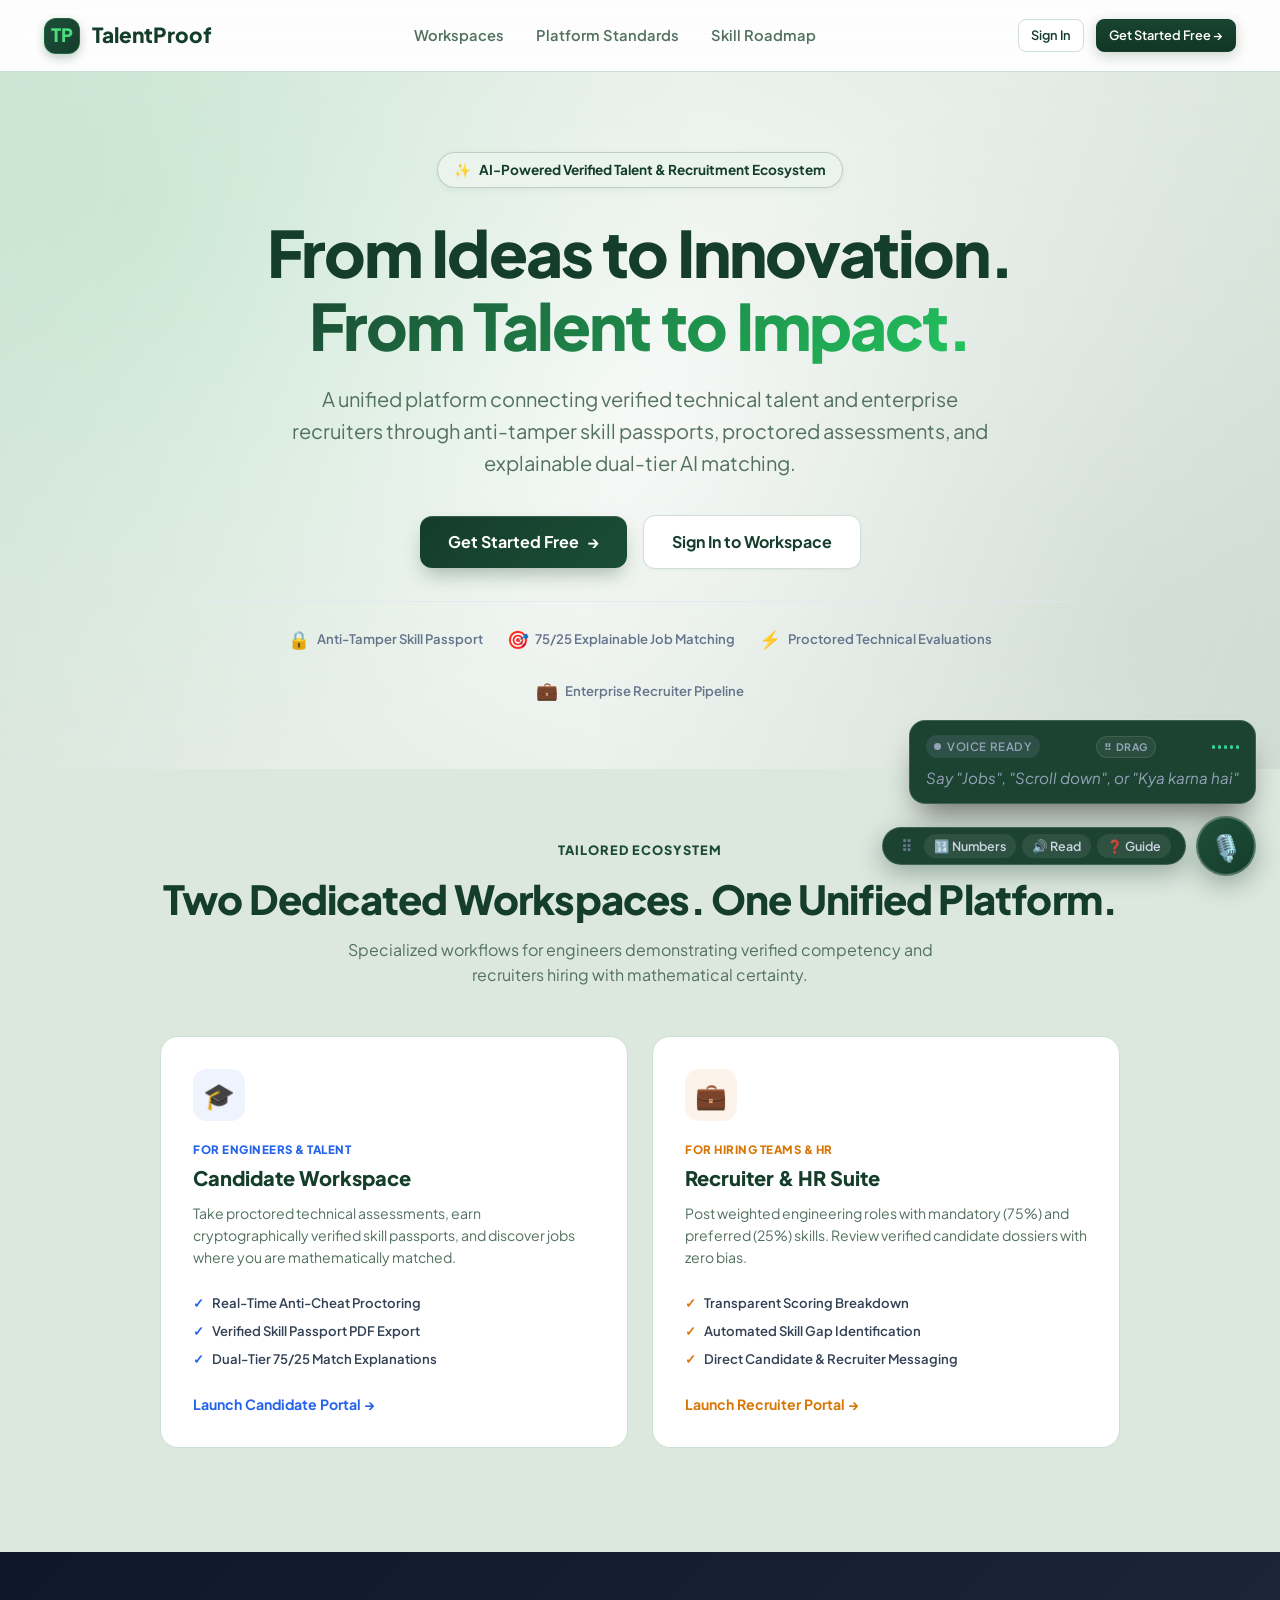
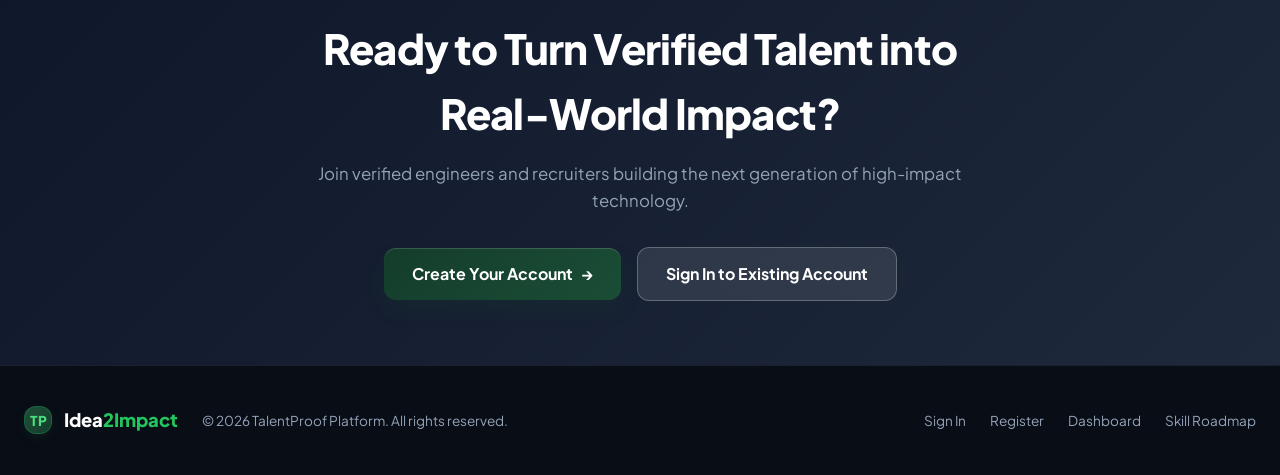
<file: frontend/index.html>
<!DOCTYPE html>
<html lang="en">
<head>
  <meta charset="UTF-8">
  <meta name="viewport" content="width=device-width, initial-scale=1.0">
  <title>TalentProof — AI-Powered Talent &amp; Recruitment Ecosystem</title>
  <meta name="description" content="TalentProof connects candidates and recruiters through verified technical skill passports, anti-tamper proctoring, and explainable 75/25 talent matching.">
  <meta name="keywords" content="TalentProof, Verified Skills, Skill Passport, Explainable Job Matching, Technical Recruitment, Dual-Tier Matching">
  <meta name="author" content="TalentProof Team">

  <!-- Open Graph Meta Tags -->
  <meta property="og:title" content="TalentProof — Unified Talent &amp; Recruitment Platform">
  <meta property="og:description" content="From Talent to Impact. A unified ecosystem connecting verified technical talent with enterprise recruiters through explainable matching.">
  <meta property="og:type" content="website">

  <!-- Google Fonts: Plus Jakarta Sans & Inter & Material Symbols -->
  <link rel="preconnect" href="https://fonts.googleapis.com">
  <link rel="preconnect" href="https://fonts.gstatic.com" crossorigin>
  <link href="https://fonts.googleapis.com/css2?family=Inter:wght@400;500;600;700&family=Plus+Jakarta+Sans:wght@500;600;700;800&display=swap" rel="stylesheet">
  <link href="https://fonts.googleapis.com/css2?family=Material+Symbols+Outlined:opsz,wght,FILL,GRAD@20..48,100..700,0..1,-50..200" rel="stylesheet"/>

  <!-- Stylesheets -->
  <link rel="stylesheet" href="css/global.css">
  <link rel="stylesheet" href="css/layout.css">
  <link rel="stylesheet" href="css/components.css">
  <link rel="stylesheet" href="css/landing.css">
  <link rel="stylesheet" href="css/voiceControl.css">
</head>
<body>
  <!-- Top Navigation -->
  <header class="landing-nav" role="banner">
    <div class="landing-nav-container">
      <a href="index.html" class="brand" aria-label="TalentProof Home">
        <div class="brand-icon">TP</div>
        <span>Talent<span class="impact-text">Proof</span></span>
      </a>

      <ul class="landing-nav-links">
        <li><a href="#personas" class="landing-nav-link">Workspaces</a></li>
        <li><a href="#features" class="landing-nav-link">Platform Standards</a></li>
        <li><a href="roadmap.html" class="landing-nav-link">Skill Roadmap</a></li>
      </ul>

      <div class="landing-nav-actions" id="landing-nav-actions">
        <a href="login.html" class="btn btn-outline btn-sm">Sign In</a>
        <a href="login.html?mode=register" class="btn btn-primary btn-sm">Get Started Free →</a>
      </div>

      <button type="button" class="landing-hamburger-btn" id="landing-hamburger-btn" aria-label="Toggle Navigation Menu" aria-expanded="false">
        <span class="hamburger-bar"></span>
        <span class="hamburger-bar"></span>
        <span class="hamburger-bar"></span>
      </button>
    </div>

    <!-- Mobile Slide-Down Drawer -->
    <div class="landing-mobile-menu" id="landing-mobile-menu">
      <div class="landing-mobile-menu-inner">
        <a href="#personas" class="landing-mobile-link">Workspaces</a>
        <a href="#features" class="landing-mobile-link">Platform Standards</a>
        <a href="roadmap.html" class="landing-mobile-link">Skill Roadmap</a>
        <div class="landing-mobile-actions" id="landing-mobile-actions">
          <a href="login.html" class="btn btn-outline w-full text-center">Sign In</a>
          <a href="login.html?mode=register" class="btn btn-primary w-full text-center">Get Started Free →</a>
        </div>
      </div>
    </div>
  </header>

  <!-- Hero Section -->
  <section class="landing-hero" role="region" aria-labelledby="hero-heading">
    <div class="landing-hero-content">
      
      <!-- Session Indicator Pill (Shown dynamically if user already logged in) -->
      <div id="landing-session-pill" class="hero-session-pill hidden">
        <span>👋 Welcome back, <strong id="session-user-name"></strong>!</span>
        <span>·</span>
        <a href="dashboard.html">Open Workspace Dashboard →</a>
      </div>

      <div class="hero-pill">
        <span>✨</span>
        <span>AI-Powered Verified Talent &amp; Recruitment Ecosystem</span>
      </div>

      <h1 class="hero-title" id="hero-heading">
        From Ideas to Innovation.<br>
        <span class="gradient-text">From Talent to Impact.</span>
      </h1>

      <p class="hero-subtitle">
        A unified platform connecting verified technical talent and enterprise recruiters through anti-tamper skill passports, proctored assessments, and explainable dual-tier AI matching.
      </p>

      <div class="hero-actions">
        <a href="login.html?mode=register" class="hero-btn-primary">
          <span>Get Started Free</span>
          <span>→</span>
        </a>
        <a href="login.html" class="hero-btn-secondary">
          <span>Sign In to Workspace</span>
        </a>
      </div>

      <!-- Trust Badges Strip -->
      <div class="hero-badges-strip" id="features">
        <div class="trust-badge-item">
          <span class="icon">🔒</span>
          <span>Anti-Tamper Skill Passport</span>
        </div>
        <div class="trust-badge-item">
          <span class="icon">🎯</span>
          <span>75/25 Explainable Job Matching</span>
        </div>
        <div class="trust-badge-item">
          <span class="icon">⚡</span>
          <span>Proctored Technical Evaluations</span>
        </div>
        <div class="trust-badge-item">
          <span class="icon">💼</span>
          <span>Enterprise Recruiter Pipeline</span>
        </div>
      </div>

    </div>
  </section>

  <!-- Dedicated Workspaces Section -->
  <section class="landing-personas-section" id="personas" role="region" aria-labelledby="personas-heading">
    <div class="section-header">
      <span class="section-label">Tailored Ecosystem</span>
      <h2 class="section-title" id="personas-heading">Two Dedicated Workspaces. One Unified Platform.</h2>
      <p class="section-subtitle">
        Specialized workflows for engineers demonstrating verified competency and recruiters hiring with mathematical certainty.
      </p>
    </div>

    <div class="personas-grid" style="grid-template-columns: repeat(auto-fit, minmax(320px, 1fr)); max-width: 960px; margin: 0 auto;">
      <!-- Candidate Card -->
      <a href="login.html?role=candidate" class="persona-card" style="--card-accent:#2563EB; --card-bg-tint:rgba(37,99,235,0.08);">
        <div class="persona-icon-box">🎓</div>
        <span class="persona-role-badge">For Engineers &amp; Talent</span>
        <h3 class="persona-title">Candidate Workspace</h3>
        <p class="persona-desc">
          Take proctored technical assessments, earn cryptographically verified skill passports, and discover jobs where you are mathematically matched.
        </p>
        <ul class="persona-features-list">
          <li class="persona-feature-item"><span class="bullet">✓</span> Real-Time Anti-Cheat Proctoring</li>
          <li class="persona-feature-item"><span class="bullet">✓</span> Verified Skill Passport PDF Export</li>
          <li class="persona-feature-item"><span class="bullet">✓</span> Dual-Tier 75/25 Match Explanations</li>
        </ul>
        <span class="persona-action-link">Launch Candidate Portal →</span>
      </a>

      <!-- Recruiter Card -->
      <a href="login.html?role=hr" class="persona-card" style="--card-accent:#D97706; --card-bg-tint:rgba(217,119,6,0.08);">
        <div class="persona-icon-box">💼</div>
        <span class="persona-role-badge">For Hiring Teams &amp; HR</span>
        <h3 class="persona-title">Recruiter &amp; HR Suite</h3>
        <p class="persona-desc">
          Post weighted engineering roles with mandatory (75%) and preferred (25%) skills. Review verified candidate dossiers with zero bias.
        </p>
        <ul class="persona-features-list">
          <li class="persona-feature-item"><span class="bullet">✓</span> Transparent Scoring Breakdown</li>
          <li class="persona-feature-item"><span class="bullet">✓</span> Automated Skill Gap Identification</li>
          <li class="persona-feature-item"><span class="bullet">✓</span> Direct Candidate &amp; Recruiter Messaging</li>
        </ul>
        <span class="persona-action-link">Launch Recruiter Portal →</span>
      </a>
    </div>
  </section>

  <!-- Bottom CTA Callout -->
  <section class="landing-cta-section" role="region" aria-labelledby="cta-heading">
    <div class="cta-box">
      <h2 class="cta-title" id="cta-heading">Ready to Turn Verified Talent into Real-World Impact?</h2>
      <p class="cta-subtitle">
        Join verified engineers and recruiters building the next generation of high-impact technology.
      </p>
      <div class="cta-buttons">
        <a href="login.html?mode=register" class="hero-btn-primary">
          <span>Create Your Account</span>
          <span>→</span>
        </a>
        <a href="login.html" class="hero-btn-secondary" style="background: rgba(255,255,255,0.1); border-color: rgba(255,255,255,0.25); color: #fff;">
          <span>Sign In to Existing Account</span>
        </a>
      </div>
    </div>
  </section>

  <!-- Minimalist Footer -->
  <footer class="landing-footer" role="contentinfo">
    <div class="landing-footer-container">
      <div class="landing-footer-left">
        <div class="brand" style="color: #fff; font-size: 1.15rem;">
          <div class="brand-icon" style="width: 28px; height: 28px; font-size: 0.85rem;">TP</div>
          <span>Idea<span style="color: var(--accent);">2Impact</span></span>
        </div>
        <span>© 2026 TalentProof Platform. All rights reserved.</span>
      </div>

      <ul class="landing-footer-links">
        <li><a href="login.html">Sign In</a></li>
        <li><a href="login.html?mode=register">Register</a></li>
        <li><a href="dashboard.html">Dashboard</a></li>
        <li><a href="roadmap.html">Skill Roadmap</a></li>
      </ul>
    </div>
  </footer>

  <!-- Script for dynamic session detection -->
  <script src="js/landing.js"></script>
  <!-- Voice Monitoring & Voice Control Accessibility Module -->
  <script type="module" src="js/voiceControl.js"></script>
</body>
</html>
</file>
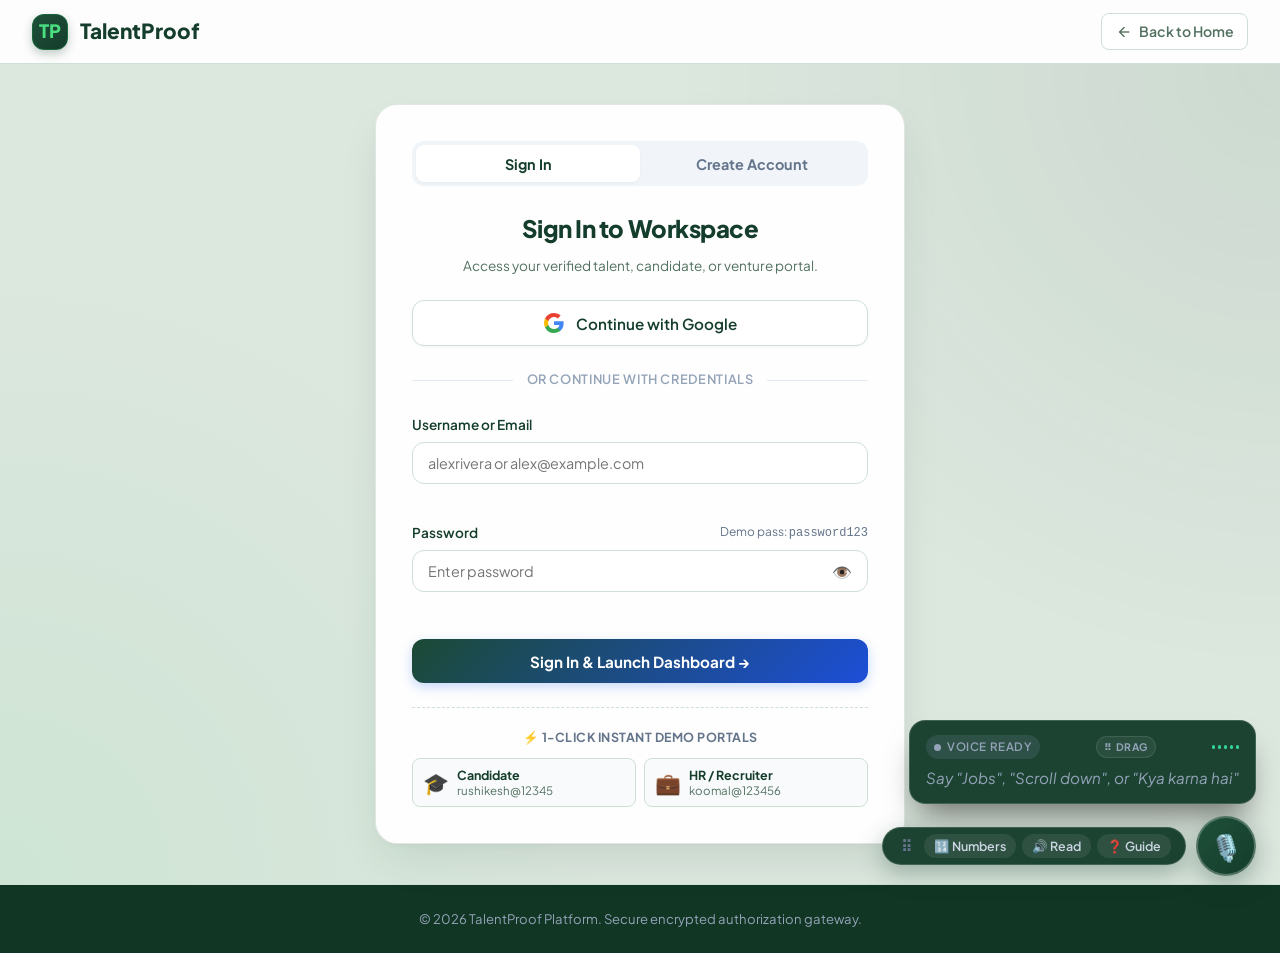
<file: frontend/dashboard.html>
<!DOCTYPE html>
<html lang="en">
<head>
  <meta charset="UTF-8">
  <meta name="viewport" content="width=device-width, initial-scale=1.0">
  <title>Dashboard — TalentProof Workspaces</title>
  <meta name="description" content="TalentProof authenticated workspace for verified candidates and recruiters.">
  
  <!-- Immediate Auth Guard: if not authenticated, redirect to login.html -->
  <script>
    const hasToken = sessionStorage.getItem('i2i_token') || localStorage.getItem('i2i_token');
    const hasUser = sessionStorage.getItem('i2i_user') || localStorage.getItem('i2i_user');
    if (!hasToken || !hasUser) {
      window.location.replace('login.html');
    }
  </script>

  <!-- Google Fonts: Plus Jakarta Sans & Inter & Material Symbols -->
  <link rel="preconnect" href="https://fonts.googleapis.com">
  <link rel="preconnect" href="https://fonts.gstatic.com" crossorigin>
  <link href="https://fonts.googleapis.com/css2?family=Inter:wght@400;500;600;700&family=Plus+Jakarta+Sans:wght@500;600;700;800&display=swap" rel="stylesheet">
  <link href="https://fonts.googleapis.com/css2?family=Material+Symbols+Outlined:opsz,wght,FILL,GRAD@20..48,100..700,0..1,-50..200" rel="stylesheet"/>

  <!-- Stylesheets -->
  <link rel="stylesheet" href="css/global.css">
  <link rel="stylesheet" href="css/layout.css">
  <link rel="stylesheet" href="css/components.css">
  <link rel="stylesheet" href="css/voiceControl.css">


  <!-- Google Identity Services (GIS) for Google Authentication -->
  <script src="https://accounts.google.com/gsi/client" async defer></script>
</head>
<body>
  <!-- Role Switcher Bar (Instant Persona Selector for Demo & Testing) -->
  <aside class="role-bar" id="role-bar" aria-label="Demo Persona Switcher"></aside>

  <!-- Top Navigation -->
  <header class="navbar" id="navbar" role="banner"></header>

  <!-- Mobile Horizontal Scrollable Tab Bar -->
  <nav class="mobile-tab-scroll-bar" id="mobile-tab-scroll-bar" aria-label="Quick Mobile Navigation Tabs"></nav>

  <!-- Main View Container -->
  <main class="main-wrapper" id="app" role="main"></main>

  <!-- Global Footer -->
  <footer class="footer" role="contentinfo">
    <div class="footer-content">
      <div style="max-width:380px;">
        <div class="brand" style="color:#fff; margin-bottom:0.75rem;">
          <div class="brand-icon">TP</div>
          <span>Talent<span style="color:var(--accent);">Proof</span></span>
        </div>
        <p style="font-size:0.85rem; color:#94A3B8; line-height:1.6;">
          Connecting verified talent and enterprise recruitment through one secure, explainable ecosystem.
        </p>
      </div>

      <div style="display:flex; gap:3rem; flex-wrap:wrap;">
        <div>
          <h4 style="font-size:0.9rem; font-weight:700; color:#fff; margin-bottom:0.75rem;">Platform Workflows</h4>
          <ul style="list-style:none; font-size:0.85rem; display:flex; flex-direction:column; gap:0.4rem; color:#94A3B8;">
            <li>Verified Skill Passport</li>
            <li>Proctored Technical Assessments</li>
            <li>Explainable 75/25 Job Matching</li>
            <li>Direct Recruiter &amp; Candidate Messaging</li>
          </ul>
        </div>
        <div>
          <h4 style="font-size:0.9rem; font-weight:700; color:#fff; margin-bottom:0.75rem;">Navigation</h4>
          <ul style="list-style:none; font-size:0.85rem; display:flex; flex-direction:column; gap:0.4rem; color:#94A3B8;">
            <li><a href="index.html" style="color:#94A3B8;">Landing Page</a></li>
            <li><a href="roadmap.html" style="color:#94A3B8;">Skill Roadmap</a></li>
            <li><a href="login.html" style="color:#94A3B8;">Account Portal</a></li>
          </ul>
        </div>
      </div>
    </div>

    <div class="footer-bottom">
      <p>© 2026 TalentProof Platform. All rights reserved. Built with Python FastAPI, Supabase-compatible relational architecture, and modern JavaScript.</p>
    </div>
  </footer>

  <!-- Toast Container -->
  <div id="toast-container" aria-live="polite" aria-atomic="true"></div>

  <!-- Main Application Script (ES Module) -->
  <script type="module" src="js/app.js"></script>
  <!-- Voice Monitoring & Voice Control Accessibility Module -->
  <script type="module" src="js/voiceControl.js"></script>
</body>
</html>
</file>
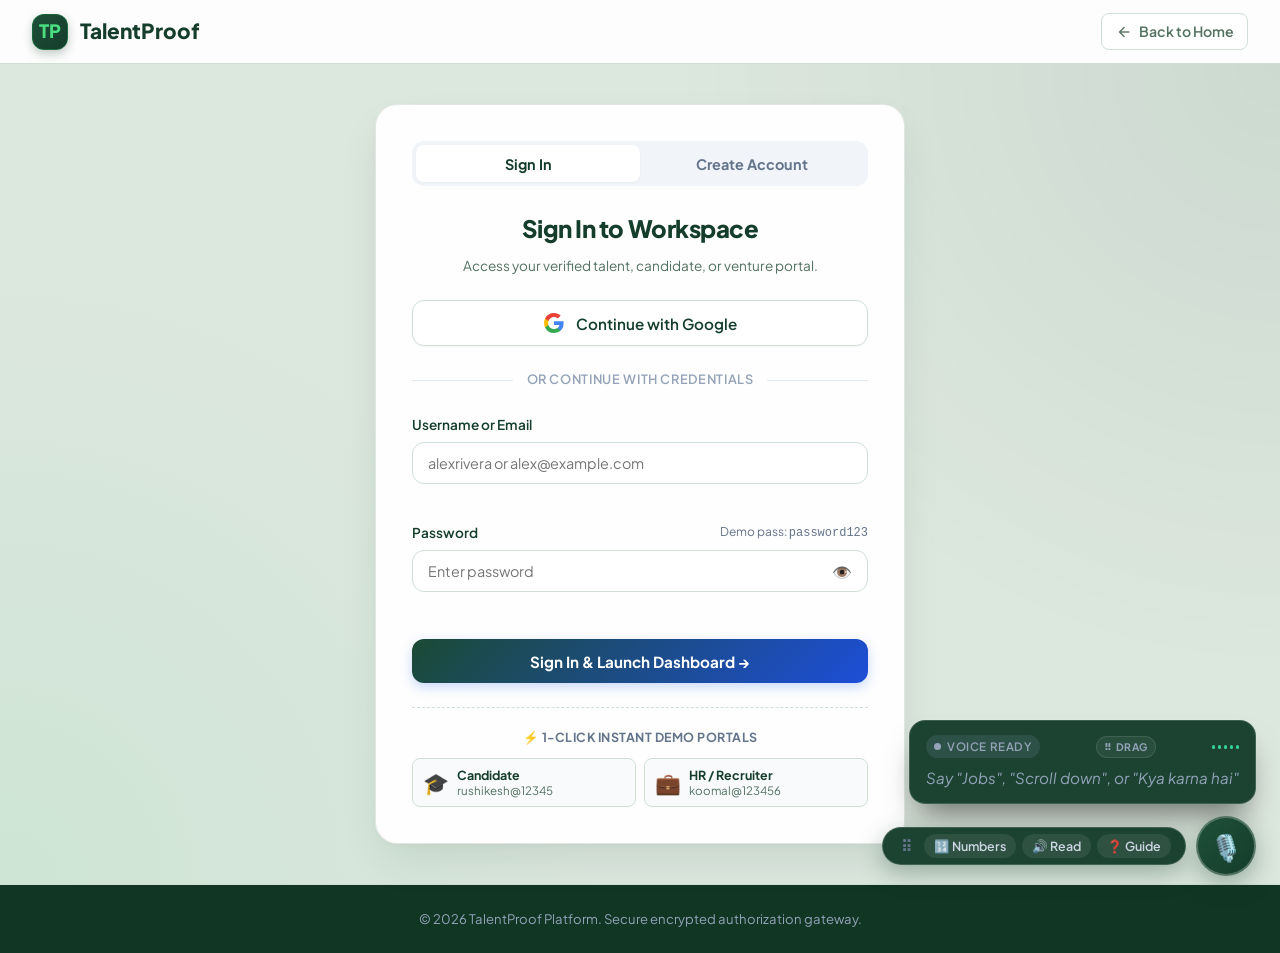
<file: frontend/login.html>
<!DOCTYPE html>
<html lang="en">
<head>
  <meta charset="UTF-8">
  <meta name="viewport" content="width=device-width, initial-scale=1.0">
  <title>Sign In & Register — TalentProof Gateway</title>
  <meta name="description" content="Sign in or register for TalentProof to access your Candidate or HR Recruiter workspace.">

  <!-- Google Fonts: Plus Jakarta Sans & Inter & Material Symbols -->
  <link rel="preconnect" href="https://fonts.googleapis.com">
  <link rel="preconnect" href="https://fonts.gstatic.com" crossorigin>
  <link href="https://fonts.googleapis.com/css2?family=Inter:wght@400;500;600;700&family=Plus+Jakarta+Sans:wght@500;600;700;800&display=swap" rel="stylesheet">
  <link href="https://fonts.googleapis.com/css2?family=Material+Symbols+Outlined:opsz,wght,FILL,GRAD@20..48,100..700,0..1,-50..200" rel="stylesheet"/>

  <!-- Stylesheets -->
  <link rel="stylesheet" href="css/global.css">
  <link rel="stylesheet" href="css/layout.css">
  <link rel="stylesheet" href="css/components.css">
  <link rel="stylesheet" href="css/voiceControl.css">

  <style>
    .auth-page-nav {
      height: 64px;
      display: flex;
      align-items: center;
      justify-content: space-between;
      padding: 0 2rem;
      border-bottom: 1px solid var(--border);
      background: rgba(255, 255, 255, 0.9);
      backdrop-filter: blur(10px);
    }
    .back-home-link {
      display: inline-flex;
      align-items: center;
      gap: 0.4rem;
      font-size: 0.88rem;
      font-weight: 600;
      color: var(--text-muted);
      text-decoration: none;
      padding: 0.4rem 0.8rem;
      border-radius: var(--radius-sm);
      border: 1px solid var(--border);
      background: #fff;
      transition: all var(--transition-fast);
    }
    .back-home-link:hover {
      color: var(--primary);
      border-color: var(--border-focus);
      background: #F8FAFC;
    }
    .auth-mode-tabs {
      display: grid;
      grid-template-columns: 1fr 1fr;
      background: #F1F5F9;
      padding: 4px;
      border-radius: var(--radius-md);
      margin-bottom: 1.5rem;
    }
    .auth-tab-btn {
      padding: 0.6rem 1rem;
      border-radius: 8px;
      font-size: 0.9rem;
      font-weight: 700;
      color: #64748B;
      background: transparent;
      border: none;
      cursor: pointer;
      transition: all var(--transition-fast);
      text-align: center;
    }
    .auth-tab-btn.active {
      background: #fff;
      color: var(--primary);
      box-shadow: var(--shadow-sm);
    }
    .quick-demos-container {
      margin-top: 1.5rem;
      padding-top: 1.25rem;
      border-top: 1px dashed var(--border);
    }
    .quick-demos-title {
      font-size: 0.78rem;
      text-transform: uppercase;
      letter-spacing: 0.5px;
      font-weight: 700;
      color: #64748B;
      margin-bottom: 0.65rem;
      text-align: center;
    }
    .quick-demos-grid {
      display: grid;
      grid-template-columns: repeat(2, 1fr);
      gap: 0.5rem;
    }
    .demo-login-chip {
      display: flex;
      align-items: center;
      gap: 0.5rem;
      padding: 0.5rem 0.65rem;
      border: 1px solid var(--border);
      border-radius: var(--radius-sm);
      background: #F8FAFC;
      font-size: 0.78rem;
      color: var(--text-main);
      cursor: pointer;
      transition: all var(--transition-fast);
      text-align: left;
    }
    .demo-login-chip:hover {
      background: #fff;
      border-color: var(--secondary);
      box-shadow: var(--shadow-sm);
      transform: translateY(-1px);
    }
    .demo-chip-role {
      font-weight: 700;
      color: var(--primary);
      display: block;
    }
    .demo-chip-name {
      font-size: 0.72rem;
      color: var(--text-muted);
      display: block;
    }
    .auth-alert {
      padding: 0.75rem 1rem;
      border-radius: var(--radius-md);
      font-size: 0.85rem;
      margin-bottom: 1rem;
      display: flex;
      align-items: center;
      gap: 0.5rem;
    }
    .auth-alert.error {
      background: var(--danger-bg);
      color: var(--danger);
      border: 1px solid rgba(220, 38, 38, 0.2);
    }
    .auth-alert.success {
      background: var(--success-bg);
      color: var(--success);
      border: 1px solid rgba(22, 163, 74, 0.2);
    }
    .auth-alert.info {
      background: var(--info-bg);
      color: var(--info);
      border: 1px solid rgba(2, 132, 199, 0.2);
    }
    .form-row-2col {
      display: grid;
      grid-template-columns: 1fr 1fr;
      gap: 0.75rem;
    }
    @media (max-width: 640px) {
      .auth-page-nav {
        padding: 0 1rem;
        height: 56px;
      }
      .brand {
        font-size: 1.15rem;
      }
      .brand-icon {
        width: 30px;
        height: 30px;
        font-size: 0.9rem;
      }
      .back-home-link {
        font-size: 0.78rem;
        padding: 0.3rem 0.6rem;
      }
      .auth-wrapper {
        padding: 1.25rem 0.75rem;
      }
      .auth-card {
        padding: 1.5rem 1rem !important;
        border-radius: var(--radius-md) !important;
      }
      .quick-demos-grid {
        grid-template-columns: 1fr;
      }
      .auth-role-grid {
        grid-template-columns: repeat(2, 1fr) !important;
        gap: 0.5rem !important;
      }
      .auth-role-big-card {
        padding: 0.75rem 0.5rem !important;
      }
      .auth-role-big-desc {
        display: none;
      }
      .form-row-2col {
        grid-template-columns: 1fr !important;
      }
    }
  </style>
</head>
<body>
  <!-- Header Bar -->
  <header class="auth-page-nav" role="banner">
    <a href="index.html" class="brand" title="Return to Landing Page">
      <div class="brand-icon">TP</div>
      <span>Talent<span class="impact-text">Proof</span></span>
    </a>
    <a href="index.html" class="back-home-link">
      <span class="material-symbols-outlined" style="font-size: 18px;">arrow_back</span>
      <span>Back to Home</span>
    </a>
  </header>

  <!-- Main Auth Container -->
  <main class="auth-wrapper" role="main">
    <div class="auth-card" id="auth-main-card">
      <!-- Existing Session Alert (if already authenticated) -->
      <div id="already-auth-banner" class="hidden" style="margin-bottom: 1.5rem; padding: 1.25rem; background: rgba(20,61,43,0.06); border: 1.5px solid rgba(20,61,43,0.22); border-radius: var(--radius-md); text-align: center;">
        <div style="font-size: 2rem; margin-bottom: 0.25rem;" id="already-auth-emoji">👤</div>
        <div style="font-size: 1.05rem; font-weight: 700; color: var(--primary);" id="already-auth-name">Already Logged In</div>
        <div style="font-size: 0.82rem; color: var(--text-muted); margin-bottom: 1rem;" id="already-auth-role">You currently have an active workspace session.</div>
        <div style="display: flex; gap: 0.6rem; justify-content: center; flex-wrap: wrap;">
          <a href="dashboard.html" class="btn btn-primary btn-sm" style="text-decoration: none;">Launch Dashboard →</a>
          <button type="button" id="switch-account-btn" class="btn btn-outline btn-sm">Switch Account</button>
        </div>
      </div>

      <!-- Tabs: Sign In / Create Account -->
      <div class="auth-mode-tabs" id="auth-tabs">
        <button type="button" class="auth-tab-btn active" id="tab-signin-btn">Sign In</button>
        <button type="button" class="auth-tab-btn" id="tab-register-btn">Create Account</button>
      </div>

      <!-- Alerts -->
      <div id="auth-alert-container"></div>

      <!-- SIGN IN VIEW -->
      <section id="view-signin" aria-labelledby="signin-heading">
        <div class="auth-header">
          <h1 id="signin-heading" style="font-size: 1.5rem; font-weight: 800; color: var(--primary);">Sign In to Workspace</h1>
          <p style="font-size: 0.85rem; color: var(--text-muted); margin-top: 0.2rem;">Access your verified talent, candidate, or venture portal.</p>
        </div>

        <button class="auth-google-btn" id="google-auth-btn" type="button">
          <svg width="20" height="20" viewBox="0 0 18 18"><path fill="#4285F4" d="M17.64 9.2c0-.637-.057-1.251-.164-1.84H9v3.481h4.844c-.209 1.125-.843 2.078-1.796 2.717v2.258h2.908c1.702-1.567 2.684-3.874 2.684-6.616z"/><path fill="#34A853" d="M9 18c2.43 0 4.467-.806 5.956-2.184l-2.908-2.258c-.806.54-1.836.86-3.048.86-2.344 0-4.328-1.584-5.036-3.711H.957v2.332A8.997 8.997 0 0 0 9 18z"/><path fill="#FBBC05" d="M3.964 10.707c-.18-.54-.282-1.117-.282-1.707 0-.59.102-1.167.282-1.707V4.961H.957A8.996 8.996 0 0 0 0 9c0 1.452.348 2.827.957 4.039l3.007-2.332z"/><path fill="#EA4335" d="M9 3.58c1.321 0 2.508.454 3.44 1.345l2.582-2.58C13.463.891 11.426 0 9 0A8.997 8.997 0 0 0 .957 4.961L3.964 7.293C4.672 5.166 6.656 3.58 9 3.58z"/></svg>
          <span>Continue with Google</span>
        </button>

        <div class="auth-divider"><span>OR CONTINUE WITH CREDENTIALS</span></div>

        <form class="auth-form" id="signin-form" novalidate>
          <div class="form-group">
            <label for="signin-username">Username or Email</label>
            <input type="text" id="signin-username" placeholder="alexrivera or alex@example.com" required autocomplete="username">
          </div>

          <div class="form-group">
            <div style="display:flex; justify-content:space-between; align-items:center;">
              <label for="signin-password">Password</label>
              <span style="font-size:0.75rem; color:#64748B;">Demo pass: <code>password123</code></span>
            </div>
            <div class="password-input-wrapper">
              <input type="password" id="signin-password" placeholder="Enter password" required autocomplete="current-password">
              <button type="button" class="password-toggle-btn" id="toggle-signin-password" aria-label="Toggle password visibility">👁️</button>
            </div>
          </div>

          <button type="submit" class="auth-submit-btn" id="signin-submit-btn">
            Sign In &amp; Launch Dashboard →
          </button>
        </form>

        <!-- 1-Click Demo Accounts -->
        <div class="quick-demos-container">
          <div class="quick-demos-title">⚡ 1-Click Instant Demo Portals</div>
          <div class="quick-demos-grid">
            <button type="button" class="demo-login-chip" data-user="rushikesh@12345" data-role="candidate" title="Log in as Candidate (rushikesh@12345)">
              <span style="font-size: 1.3rem;">🎓</span>
              <div>
                <span class="demo-chip-role">Candidate</span>
                <span class="demo-chip-name">rushikesh@12345</span>
              </div>
            </button>
            <button type="button" class="demo-login-chip" data-user="koomal@123456" data-role="hr" title="Log in as HR / Recruiter (koomal@123456)">
              <span style="font-size: 1.3rem;">💼</span>
              <div>
                <span class="demo-chip-role">HR / Recruiter</span>
                <span class="demo-chip-name">koomal@123456</span>
              </div>
            </button>
          </div>
        </div>
      </section>

      <!-- REGISTER VIEW -->
      <section id="view-register" class="hidden" aria-labelledby="register-heading">
        <div class="auth-header">
          <h1 id="register-heading" style="font-size: 1.5rem; font-weight: 800; color: var(--primary);">Create Account</h1>
          <p style="font-size: 0.85rem; color: var(--text-muted); margin-top: 0.2rem;">Choose your workspace role to begin.</p>
        </div>

        <!-- Role Selector -->
        <label style="font-size: 0.82rem; font-weight: 700; color: var(--text-muted); margin-bottom: 0.5rem; display: block;">Select Workspace Persona</label>
        <div class="auth-role-grid" id="register-role-grid" style="margin-bottom: 1.25rem;">
          <div class="auth-role-big-card selected" data-role="candidate" style="--role-color:#143D2B; --role-bg:rgba(20,61,43,0.08);">
            <div class="auth-role-big-emoji">🎓</div>
            <div class="auth-role-big-label">Candidate</div>
            <div class="auth-role-big-desc">Take assessments, earn verified passports &amp; unlock jobs.</div>
            <div class="auth-role-big-check">✓</div>
          </div>
          <div class="auth-role-big-card" data-role="hr" style="--role-color:#D97706; --role-bg:rgba(217,119,6,0.08);">
            <div class="auth-role-big-emoji">💼</div>
            <div class="auth-role-big-label">HR / Recruiter</div>
            <div class="auth-role-big-desc">Post 75/25 jobs, inspect dossiers &amp; hire verified talent.</div>
            <div class="auth-role-big-check">✓</div>
          </div>
        </div>

        <button class="auth-google-btn" id="google-register-btn" type="button" style="margin-bottom: 1.25rem;">
          <svg width="20" height="20" viewBox="0 0 18 18"><path fill="#4285F4" d="M17.64 9.2c0-.637-.057-1.251-.164-1.84H9v3.481h4.844c-.209 1.125-.843 2.078-1.796 2.717v2.258h2.908c1.702-1.567 2.684-3.874 2.684-6.616z"/><path fill="#34A853" d="M9 18c2.43 0 4.467-.806 5.956-2.184l-2.908-2.258c-.806.54-1.836.86-3.048.86-2.344 0-4.328-1.584-5.036-3.711H.957v2.332A8.997 8.997 0 0 0 9 18z"/><path fill="#FBBC05" d="M3.964 10.707c-.18-.54-.282-1.117-.282-1.707 0-.59.102-1.167.282-1.707V4.961H.957A8.996 8.996 0 0 0 0 9c0 1.452.348 2.827.957 4.039l3.007-2.332z"/><path fill="#EA4335" d="M9 3.58c1.321 0 2.508.454 3.44 1.345l2.582-2.58C13.463.891 11.426 0 9 0A8.997 8.997 0 0 0 .957 4.961L3.964 7.293C4.672 5.166 6.656 3.58 9 3.58z"/></svg>
          <span id="google-reg-text">Sign up with Google as Candidate</span>
        </button>

        <div class="auth-divider"><span>OR REGISTER WITH DETAILS</span></div>

        <form class="auth-form" id="register-form" novalidate>
          <div class="form-group">
            <label for="reg-fullname">Full Name</label>
            <input type="text" id="reg-fullname" placeholder="e.g. Jordan Lee" required>
          </div>

          <div class="form-row-2col">
            <div class="form-group">
              <label for="reg-username">Username</label>
              <input type="text" id="reg-username" placeholder="jordanlee" required autocomplete="username">
            </div>
            <div class="form-group">
              <label for="reg-email">Email Address</label>
              <input type="email" id="reg-email" placeholder="jordan@example.com" required autocomplete="email">
            </div>
          </div>

          <div class="form-row-2col">
            <div class="form-group">
              <label for="reg-password">Password</label>
              <div class="password-input-wrapper">
                <input type="password" id="reg-password" placeholder="Min. 6 chars" required autocomplete="new-password">
                <button type="button" class="password-toggle-btn" id="toggle-reg-password" aria-label="Toggle password visibility">👁️</button>
              </div>
            </div>
            <div class="form-group">
              <label for="reg-password-confirm">Confirm Password</label>
              <div class="password-input-wrapper">
                <input type="password" id="reg-password-confirm" placeholder="Repeat password" required autocomplete="new-password">
                <button type="button" class="password-toggle-btn" id="toggle-reg-confirm" aria-label="Toggle password visibility">👁️</button>
              </div>
            </div>
          </div>

          <div class="form-group">
            <label for="reg-bio">Professional Bio <span style="font-weight:400; color:#94A3B8;">(optional)</span></label>
            <input type="text" id="reg-bio" placeholder="e.g. Full-Stack Engineer specializing in AI integration">
          </div>

          <button type="submit" class="auth-submit-btn" id="reg-submit-btn">
            Create Account &amp; Launch Workspace →
          </button>
        </form>
      </section>

    </div>
  </main>

  <footer class="footer" role="contentinfo" style="margin-top: auto; padding: 1.5rem 0; border-top: 1px solid var(--border); text-align: center; font-size: 0.82rem; color: #94A3B8;">
    <p>© 2026 TalentProof Platform. Secure encrypted authorization gateway.</p>
  </footer>

  <!-- Toast Container -->
  <div id="toast-container" aria-live="polite" aria-atomic="true"></div>

  <!-- Script (ES Module) -->
  <script type="module" src="js/login.js"></script>
  <!-- Voice Monitoring & Voice Control Accessibility Module -->
  <script type="module" src="js/voiceControl.js"></script>
</body>
</html>
</file>
<file: frontend/css/global.css>
/* TalentProof - Global CSS Design System (Forest Pine & Sage Green Theme) */
:root {
  /* Color Palette - TalentProof Forest & Sage Green Spec */
  --primary: #143D2B;
  --primary-light: #1E4F39;
  --primary-dark: #0D281C;
  --secondary: #1B4A34;
  --secondary-hover: #143D2B;
  --accent: #22C55E;
  --accent-light: #E8F5ED;
  --accent-dark: #15803D;
  
  /* Surfaces & Backgrounds */
  --background: #DCE7DE;
  --card-bg: #FFFFFF;
  --card-bg-glossy: rgba(255, 255, 255, 0.95);
  --card-surface-soft: #F6FAF7;
  
  /* Typography & Colors */
  --text-main: #143D2B;
  --text-dark: #0D261B;
  --text-muted: #527160;
  --text-subtle: #6D8B7B;
  --border: #CFDFD3;
  --border-light: rgba(20, 61, 43, 0.08);
  --border-focus: #143D2B;
  
  /* Forest Sidebar Tokens */
  --forest-bg: #143D2B;
  --forest-gradient: linear-gradient(180deg, #17422F 0%, #113624 100%);
  --forest-active: #25573E;
  --forest-text: #FFFFFF;
  --forest-muted: #A3C7B2;
  --forest-border: rgba(255, 255, 255, 0.08);

  /* Status Colors */
  --success: #16A34A;
  --success-bg: #DCFCE7;
  --warning: #D97706;
  --warning-bg: #FEF3C7;
  --danger: #DC2626;
  --danger-bg: #FEE2E2;
  --info: #0D9488;
  --info-bg: #E6FFFA;

  /* Typography */
  --font-family: 'Plus Jakarta Sans', -apple-system, BlinkMacSystemFont, "Segoe UI", Roboto, sans-serif;
  --font-mono: ui-monospace, SFMono-Regular, Menlo, Monaco, Consolas, monospace;

  /* Glossy Elevations & Shadows */
  --shadow-sm: 0 1px 3px 0 rgba(20, 61, 43, 0.05);
  --shadow-md: 0 4px 10px -1px rgba(20, 61, 43, 0.07), 0 2px 4px -1px rgba(0, 0, 0, 0.03);
  --shadow-lg: 0 10px 25px -4px rgba(20, 61, 43, 0.08), 0 4px 8px -2px rgba(0, 0, 0, 0.03);
  --shadow-xl: 0 20px 35px -5px rgba(20, 61, 43, 0.12), 0 10px 15px -5px rgba(0, 0, 0, 0.04);
  --shadow-card: 0 8px 24px -4px rgba(20, 61, 43, 0.06), 0 2px 6px -1px rgba(0, 0, 0, 0.02);
  --shadow-glow: 0 0 24px rgba(34, 197, 94, 0.25);
  --glossy-sheen: inset 0 1px 0 rgba(255, 255, 255, 0.85);

  /* Radius */
  --radius-xs: 4px;
  --radius-sm: 8px;
  --radius-md: 12px;
  --radius-lg: 18px;
  --radius-xl: 22px;
  --radius-full: 9999px;

  /* Transitions */
  --transition-fast: 150ms cubic-bezier(0.4, 0, 0.2, 1);
  --transition-normal: 250ms cubic-bezier(0.4, 0, 0.2, 1);
}

*, *::before, *::after {
  box-sizing: border-box;
  margin: 0;
  padding: 0;
}

html {
  overflow-x: hidden;
  width: 100%;
}

body {
  font-family: var(--font-family);
  background-color: var(--background);
  color: var(--text-main);
  line-height: 1.55;
  -webkit-font-smoothing: antialiased;
  -moz-osx-font-smoothing: grayscale;
  min-height: 100vh;
  display: flex;
  flex-direction: column;
  overflow-x: hidden;
  width: 100%;
}

a {
  color: var(--primary);
  text-decoration: none;
  transition: color var(--transition-fast);
}

a:hover {
  color: var(--primary-light);
}

button {
  font-family: inherit;
  cursor: pointer;
  border: none;
  background: none;
}

input, select, textarea {
  font-family: inherit;
  font-size: 0.92rem;
}

/* Helpers */
.hidden { display: none !important; }
.flex { display: flex; }
.items-center { align-items: center; }
.justify-between { justify-content: space-between; }
.gap-2 { gap: 0.5rem; }
.gap-3 { gap: 0.75rem; }
.gap-4 { gap: 1rem; }
.text-center { text-align: center; }
.w-full { width: 100%; }

/* Custom Sleek Scrollbar */
::-webkit-scrollbar {
  width: 7px;
  height: 7px;
}
::-webkit-scrollbar-track {
  background: rgba(20, 61, 43, 0.05);
}
::-webkit-scrollbar-thumb {
  background: #B5C9BC;
  border-radius: 4px;
}
::-webkit-scrollbar-thumb:hover {
  background: #8FAEA0;
}
</file>
<file: frontend/css/layout.css>
/* TalentProof - Layout CSS (Forest & Sage Green Theme with Fluid Responsiveness) */

/* Top Navigation Bar */
.navbar {
  position: sticky;
  top: 0;
  z-index: 1000;
  background: rgba(220, 231, 222, 0.94);
  backdrop-filter: blur(14px);
  -webkit-backdrop-filter: blur(14px);
  border-bottom: 1px solid rgba(20, 61, 43, 0.1);
  height: 68px;
  display: flex;
  align-items: center;
  transition: all var(--transition-fast);
  width: 100%;
}

.nav-container {
  max-width: 1420px;
  margin: 0 auto;
  width: 100%;
  padding: 0 1.5rem;
  display: flex;
  align-items: center;
  justify-content: space-between;
  gap: 1rem;
}

.brand {
  display: flex;
  align-items: center;
  gap: 0.75rem;
  font-weight: 800;
  font-size: 1.3rem;
  color: var(--primary);
  text-decoration: none;
  flex-shrink: 0;
}

.brand-icon {
  width: 36px;
  height: 36px;
  background: linear-gradient(135deg, #1E4F39 0%, #143D2B 100%);
  border-radius: var(--radius-md);
  display: flex;
  align-items: center;
  justify-content: center;
  color: #4ADE80;
  font-weight: 800;
  font-size: 1.15rem;
  box-shadow: 0 4px 10px rgba(20, 61, 43, 0.25);
  border: 1px solid rgba(34, 197, 94, 0.25);
}

.brand span.impact-text {
  color: var(--primary);
  font-weight: 800;
}

@media (min-width: 1025px) {
  .nav-container .brand {
    display: none;
  }
}

/* Nav Menu Tabs (Pill Style as in Mockup) */
.nav-menu {
  display: flex;
  align-items: center;
  gap: 0.4rem;
  list-style: none;
  flex-wrap: wrap;
  justify-content: center;
}

.nav-link {
  font-size: 0.88rem;
  font-weight: 600;
  color: #1E3E2D;
  padding: 0.45rem 1rem;
  border-radius: var(--radius-full);
  transition: all var(--transition-fast);
  display: inline-flex;
  align-items: center;
  white-space: nowrap;
}

.nav-link:hover {
  color: var(--primary);
  background: rgba(20, 61, 43, 0.08);
}

.nav-link.active {
  color: #FFFFFF !important;
  background: var(--primary) !important;
  font-weight: 700;
  box-shadow: 0 4px 12px rgba(20, 61, 43, 0.28);
}

/* Desktop Actions: Notification Bell, Avatar Circle, Take Assessment Button */
.nav-actions-desktop {
  display: flex;
  align-items: center;
  gap: 0.75rem;
  flex-shrink: 0;
}

.nav-notif-btn {
  position: relative;
  width: 36px;
  height: 36px;
  border-radius: 50%;
  display: flex;
  align-items: center;
  justify-content: center;
  color: var(--primary);
  background: rgba(20, 61, 43, 0.06);
  border: 1px solid rgba(20, 61, 43, 0.12);
  font-size: 1rem;
  cursor: pointer;
  transition: all var(--transition-fast);
}

.nav-notif-btn:hover {
  background: rgba(20, 61, 43, 0.12);
  transform: translateY(-1px);
}

.nav-bell-dot {
  position: absolute;
  top: 7px;
  right: 7px;
  width: 7px;
  height: 7px;
  background: #EF4444;
  border-radius: 50%;
  border: 1.5px solid #DCE7DE;
}

.nav-user-circle {
  width: 36px;
  height: 36px;
  border-radius: 50%;
  background: var(--primary);
  color: #FFFFFF;
  font-weight: 800;
  font-size: 0.82rem;
  letter-spacing: 0.5px;
  display: flex;
  align-items: center;
  justify-content: center;
  box-shadow: 0 2px 8px rgba(20, 61, 43, 0.25);
  border: 1.5px solid rgba(255, 255, 255, 0.35);
  flex-shrink: 0;
}

.btn-take-assessment {
  background: var(--primary) !important;
  color: #FFFFFF !important;
  border-radius: var(--radius-full) !important;
  padding: 0.48rem 1.15rem !important;
  font-size: 0.85rem !important;
  font-weight: 700 !important;
  box-shadow: 0 4px 14px rgba(20, 61, 43, 0.25) !important;
  border: 1px solid rgba(255, 255, 255, 0.15) !important;
  transition: all var(--transition-fast);
  white-space: nowrap;
}

.btn-take-assessment:hover {
  background: #0D281C !important;
  transform: translateY(-1px);
  box-shadow: 0 6px 18px rgba(20, 61, 43, 0.35) !important;
}

/* Role Switcher Pill Bar (Subtle & Clean) */
.role-bar {
  background: #0D281C;
  color: #E2ECE5;
  padding: 0.4rem 1.5rem;
  font-size: 0.8rem;
  display: flex;
  align-items: center;
  justify-content: space-between;
  border-bottom: 1px solid rgba(255, 255, 255, 0.08);
}

.role-bar-left {
  display: flex;
  align-items: center;
  gap: 0.65rem;
}

.role-bar-badge {
  background: rgba(34, 197, 94, 0.2);
  color: #4ADE80;
  border: 1px solid rgba(74, 222, 128, 0.4);
  padding: 0.12rem 0.55rem;
  border-radius: var(--radius-full);
  font-size: 0.72rem;
  font-weight: 700;
  letter-spacing: 0.4px;
}

.role-buttons {
  display: flex;
  align-items: center;
  gap: 0.35rem;
}

.role-btn {
  padding: 0.25rem 0.75rem;
  border-radius: var(--radius-full);
  font-size: 0.78rem;
  font-weight: 600;
  color: #A3C7B2;
  background: rgba(255, 255, 255, 0.05);
  border: 1px solid transparent;
  transition: all var(--transition-fast);
  display: flex;
  align-items: center;
  gap: 0.35rem;
}

.role-btn:hover {
  color: #FFFFFF;
  background: rgba(255, 255, 255, 0.12);
}

.role-btn.active {
  color: #FFFFFF;
  background: #22C55E;
  color: #0D281C;
  font-weight: 800;
  box-shadow: 0 2px 8px rgba(34, 197, 94, 0.35);
}

/* Main Content Area */
.main-wrapper {
  flex: 1;
  display: flex;
  flex-direction: column;
  width: 100%;
}

/* Fluid Container */
.container {
  max-width: 1420px;
  margin: 0 auto;
  width: 100%;
  padding: 1.25rem 1.5rem 2rem;
}

/* Dashboard Fluid Responsive Grid Layout */
.dashboard-layout {
  display: grid;
  grid-template-columns: 270px minmax(0, 1fr);
  gap: 1.5rem;
  align-items: start;
  width: 100%;
  min-height: calc(100vh - 120px);
}

/* Left Sidebar - Deep Forest Pine Green */
.sidebar {
  background: var(--forest-bg);
  background-image: var(--forest-gradient);
  border: 1px solid var(--forest-border);
  border-radius: var(--radius-xl);
  padding: 1.4rem 1.15rem;
  display: flex;
  flex-direction: column;
  box-shadow: 0 12px 36px -6px rgba(20, 61, 43, 0.28);
  height: fit-content;
  position: sticky;
  top: 84px;
  color: var(--forest-text);
  overflow: hidden;
}

/* Brand inside Sidebar (as shown in Mockup) */
.sb-sidebar-brand {
  display: flex;
  align-items: center;
  gap: 0.65rem;
  padding-bottom: 1.15rem;
  margin-bottom: 1.15rem;
  border-bottom: 1px solid rgba(255, 255, 255, 0.1);
}

.sb-sidebar-leaf-icon {
  font-size: 1.5rem;
  line-height: 1;
}

.sb-sidebar-brand-title {
  display: block;
  font-size: 1.2rem;
  font-weight: 800;
  color: #FFFFFF;
  letter-spacing: -0.01em;
  line-height: 1.2;
}

.sb-sidebar-brand-sub {
  display: block;
  font-size: 0.7rem;
  color: #A3D4B3;
  font-style: italic;
  font-weight: 500;
}

/* Sidebar Candidate Profile Card */
.sb-sidebar-card {
  display: flex;
  flex-direction: column;
  align-items: center;
  text-align: center;
  width: 100%;
}

.sb-avatar-initials {
  width: 62px;
  height: 62px;
  border-radius: 50%;
  background: #0D281C;
  color: #FFFFFF;
  font-weight: 800;
  font-size: 1.45rem;
  display: flex;
  align-items: center;
  justify-content: center;
  letter-spacing: 0.5px;
  box-shadow: 0 4px 14px rgba(0, 0, 0, 0.35);
  margin-bottom: 0.75rem;
  border: 2.5px solid rgba(255, 255, 255, 0.2);
}

.sb-candidate-name {
  font-size: 1rem;
  font-weight: 800;
  color: #FFFFFF;
  margin: 0 0 0.35rem 0;
  font-family: var(--font-family);
  word-break: break-all;
}

.sb-verified-candidate-badge {
  display: inline-flex;
  align-items: center;
  gap: 0.3rem;
  background: rgba(34, 197, 94, 0.16);
  color: #4ADE80;
  font-size: 0.65rem;
  font-weight: 800;
  text-transform: uppercase;
  letter-spacing: 0.6px;
  padding: 0.22rem 0.65rem;
  border-radius: var(--radius-full);
  margin-bottom: 0.85rem;
  border: 1px solid rgba(74, 222, 128, 0.35);
}

.sb-verified-skills-box {
  width: 100%;
  background: rgba(255, 255, 255, 0.06);
  border: 1px solid rgba(255, 255, 255, 0.1);
  border-radius: 10px;
  padding: 0.45rem 0.75rem;
  font-size: 0.8rem;
  font-weight: 600;
  color: #A3C7B2;
  display: flex;
  justify-content: space-between;
  align-items: center;
  margin-bottom: 0.65rem;
}

.sb-verified-skills-count {
  font-weight: 800;
  color: #FFFFFF;
  background: rgba(255, 255, 255, 0.16);
  padding: 0.12rem 0.5rem;
  border-radius: var(--radius-full);
  font-size: 0.78rem;
}

#candidate-edit-profile-btn {
  background: rgba(255, 255, 255, 0.08) !important;
  border: 1px solid rgba(255, 255, 255, 0.18) !important;
  color: #E8F3EC !important;
  border-radius: var(--radius-full) !important;
  padding: 0.45rem 0.85rem !important;
  font-size: 0.78rem !important;
  font-weight: 600 !important;
  transition: all var(--transition-fast);
}

#candidate-edit-profile-btn:hover {
  background: rgba(255, 255, 255, 0.16) !important;
  color: #FFFFFF !important;
  border-color: rgba(255, 255, 255, 0.3) !important;
}

/* Sidebar Nav Links */
.sb-nav-list {
  width: 100%;
  display: flex;
  flex-direction: column;
  gap: 0.35rem;
  margin-top: 0.85rem;
}

.sb-nav-link {
  width: 100%;
  display: flex;
  align-items: center;
  justify-content: flex-start;
  gap: 0.75rem;
  padding: 0.65rem 0.85rem;
  background: transparent;
  border: 1px solid transparent;
  border-radius: 10px;
  font-size: 0.85rem;
  font-weight: 600;
  color: #A3C7B2;
  cursor: pointer;
  transition: all 0.15s ease;
  text-align: left;
}

.sb-nav-link:hover {
  background: rgba(255, 255, 255, 0.08);
  color: #FFFFFF;
}

.sb-nav-link.active {
  background: #25573E !important;
  color: #FFFFFF !important;
  border-color: rgba(255, 255, 255, 0.12);
  font-weight: 700;
  box-shadow: 0 4px 12px rgba(0, 0, 0, 0.18);
}

.sb-nav-icon {
  font-size: 1rem;
  line-height: 1;
}

.sb-nav-live-dot {
  width: 7px;
  height: 7px;
  background: #22C55E;
  border-radius: 50%;
  margin-left: auto;
  box-shadow: 0 0 6px #22C55E;
}

/* Sidebar Footer (Mockup leaf branding) */
.sb-sidebar-footer {
  margin-top: 1.75rem;
  padding-top: 1.15rem;
  border-top: 1px solid rgba(255, 255, 255, 0.08);
  display: flex;
  align-items: center;
  gap: 0.65rem;
  width: 100%;
  text-align: left;
}

.sb-footer-leaf {
  font-size: 1.5rem;
  opacity: 0.85;
}

.sb-footer-tagline {
  font-size: 0.78rem;
  font-weight: 700;
  color: #A3D4B3;
  line-height: 1.25;
}

.sb-footer-tagline-sub {
  font-size: 0.72rem;
  color: #7AA88B;
  line-height: 1.25;
}

/* Dashboard Main Content Area (Fluid child of CSS Grid) */
.dashboard-content {
  display: flex;
  flex-direction: column;
  gap: 1.5rem;
  min-width: 0;
  width: 100%;
}

.dashboard-header {
  display: flex;
  align-items: center;
  justify-content: space-between;
  flex-wrap: wrap;
  gap: 1rem;
}

.dashboard-title h2 {
  font-size: 1.45rem;
  font-weight: 800;
  color: var(--primary);
  letter-spacing: -0.02em;
}

.dashboard-title p {
  font-size: 0.85rem;
  color: var(--text-muted);
}

/* Footer (Deep Forest Tone) */
.footer {
  background: #113624;
  color: #E2ECE5;
  padding: 2.75rem 1.5rem 1.75rem;
  margin-top: auto;
  border-top: 1px solid rgba(255, 255, 255, 0.08);
}

.footer-content {
  max-width: 1420px;
  margin: 0 auto;
  display: flex;
  justify-content: space-between;
  flex-wrap: wrap;
  gap: 2rem;
  padding-bottom: 1.75rem;
  border-bottom: 1px solid rgba(255, 255, 255, 0.08);
}

.footer-bottom {
  max-width: 1420px;
  margin: 1.25rem auto 0;
  text-align: center;
  font-size: 0.82rem;
  color: #89A895;
}

/* Mobile Controls & Hamburger */
.mobile-controls {
  display: none;
  align-items: center;
  gap: 0.5rem;
}

.dashboard-mobile-toggle {
  display: none;
  flex-direction: column;
  justify-content: center;
  align-items: center;
  gap: 5px;
  width: 38px;
  height: 38px;
  border-radius: var(--radius-sm);
  background: rgba(20, 61, 43, 0.08);
  border: 1px solid rgba(20, 61, 43, 0.15);
  cursor: pointer;
  padding: 0;
  transition: all var(--transition-fast);
}

.dashboard-mobile-toggle:hover {
  background: rgba(20, 61, 43, 0.15);
}

.dashboard-mobile-toggle .bar {
  width: 18px;
  height: 2px;
  background-color: var(--primary);
  border-radius: 2px;
  transition: all 250ms ease;
}

.dashboard-mobile-toggle.open .bar:nth-child(1) {
  transform: translateY(7px) rotate(45deg);
}

.dashboard-mobile-toggle.open .bar:nth-child(2) {
  opacity: 0;
}

.dashboard-mobile-toggle.open .bar:nth-child(3) {
  transform: translateY(-7px) rotate(-45deg);
}

/* Mobile Menu Drawer (Matches 'Mobile - Menu Open' in Mockup!) */
.dashboard-mobile-drawer {
  display: none;
  position: fixed;
  inset: 0;
  background: var(--forest-bg);
  background-image: var(--forest-gradient);
  z-index: 10000;
  overflow-y: auto;
  color: #FFFFFF;
}

.dashboard-mobile-drawer.open {
  display: block;
  animation: mobileMenuFadeIn 0.22s ease-out;
}

@keyframes mobileMenuFadeIn {
  from { opacity: 0; transform: translateX(100%); }
  to { opacity: 1; transform: translateX(0); }
}

.dashboard-mobile-drawer-content {
  padding: 1.5rem 1.25rem 2.5rem;
  display: flex;
  flex-direction: column;
  gap: 1.25rem;
  min-height: 100%;
}

.dashboard-mobile-drawer-header {
  display: flex;
  justify-content: space-between;
  align-items: center;
  border-bottom: 1px solid rgba(255, 255, 255, 0.1);
  padding-bottom: 1rem;
}

.dashboard-mobile-close-btn {
  background: rgba(255, 255, 255, 0.1);
  border: 1px solid rgba(255, 255, 255, 0.2);
  color: #FFFFFF;
  width: 36px;
  height: 36px;
  border-radius: 50%;
  font-size: 1.3rem;
  line-height: 1;
  display: flex;
  align-items: center;
  justify-content: center;
  cursor: pointer;
}

.dashboard-mobile-user-card {
  display: flex;
  align-items: center;
  gap: 0.85rem;
  padding: 0.95rem;
  background: rgba(255, 255, 255, 0.06);
  border: 1px solid rgba(255, 255, 255, 0.12);
  border-radius: var(--radius-md);
}

.dashboard-mobile-links {
  list-style: none;
  display: flex;
  flex-direction: column;
  gap: 0.45rem;
}

.dashboard-mobile-link {
  display: flex;
  align-items: center;
  justify-content: space-between;
  padding: 0.8rem 1rem;
  font-size: 0.95rem;
  font-weight: 600;
  color: #A3C7B2;
  text-decoration: none;
  border-radius: 10px;
  transition: all var(--transition-fast);
}

.dashboard-mobile-link:hover, .dashboard-mobile-link.active {
  background: #25573E;
  color: #FFFFFF;
}

.dashboard-mobile-link.active {
  font-weight: 700;
  box-shadow: 0 2px 8px rgba(0, 0, 0, 0.2);
}

/* Horizontal Scrollable Mobile Tab Strip */
.mobile-tab-scroll-bar {
  display: none;
  background: rgba(220, 231, 222, 0.96);
  border-bottom: 1px solid rgba(20, 61, 43, 0.1);
  padding: 0.45rem 1rem;
  gap: 0.45rem;
  overflow-x: auto;
  white-space: nowrap;
  -webkit-overflow-scrolling: touch;
  scrollbar-width: none;
  position: sticky;
  top: 60px;
  z-index: 900;
}

.mobile-tab-scroll-bar::-webkit-scrollbar {
  display: none;
}

.mobile-tab-chip {
  display: inline-flex;
  align-items: center;
  gap: 0.35rem;
  padding: 0.38rem 0.85rem;
  border-radius: var(--radius-full);
  font-size: 0.8rem;
  font-weight: 600;
  color: #1E3E2D;
  background: rgba(255, 255, 255, 0.6);
  border: 1px solid rgba(20, 61, 43, 0.1);
  cursor: pointer;
  text-decoration: none;
  flex-shrink: 0;
  transition: all var(--transition-fast);
}

.mobile-tab-chip.active {
  background: var(--primary);
  color: #FFFFFF;
  box-shadow: 0 2px 6px rgba(20, 61, 43, 0.25);
}

/* Generic Table Responsive Wrapper */
.table-responsive {
  width: 100%;
  overflow-x: auto;
  -webkit-overflow-scrolling: touch;
  border-radius: var(--radius-md);
  margin-bottom: 1rem;
}

/* ==========================================================================
   RESPONSIVE MEDIA QUERIES (Solves the Zoom-Out / Tab-Size Defect!)
   ========================================================================== */

/* Laptop / Fluid Desktop (1025px - 1280px) */
@media (max-width: 1280px) and (min-width: 1025px) {
  .dashboard-layout {
    grid-template-columns: 240px minmax(0, 1fr);
    gap: 1.25rem;
  }
  .sidebar {
    padding: 1.25rem 1rem;
  }
  .nav-container {
    padding: 0 1rem;
  }
}

/* Tablet View (769px - 1024px) - Matches 'Tablet View' in Reference Mockup */
@media (max-width: 1024px) and (min-width: 769px) {
  .dashboard-layout {
    grid-template-columns: 215px minmax(0, 1fr);
    gap: 1rem;
  }
  .sidebar {
    position: sticky;
    top: 76px;
    padding: 1rem 0.75rem;
  }
  .sb-avatar-initials {
    width: 52px;
    height: 52px;
    font-size: 1.25rem;
    margin-bottom: 0.5rem;
  }
  .sb-candidate-name {
    font-size: 0.92rem;
  }
  .sb-verified-candidate-badge {
    font-size: 0.6rem;
    padding: 0.18rem 0.5rem;
  }
  .sb-verified-skills-box {
    padding: 0.35rem 0.55rem;
    font-size: 0.75rem;
  }
  .sb-nav-link {
    padding: 0.5rem 0.65rem;
    font-size: 0.8rem;
    gap: 0.5rem;
  }
  .sb-sidebar-brand {
    padding-bottom: 0.75rem;
    margin-bottom: 0.75rem;
  }
  .sb-sidebar-brand-title {
    font-size: 1.05rem;
  }
  .sb-sidebar-brand-sub {
    font-size: 0.65rem;
  }
  .sb-sidebar-footer {
    padding-top: 0.75rem;
    margin-top: 0.75rem;
  }
  .nav-container {
    padding: 0 1rem;
  }
  .nav-container .brand {
    display: flex;
  }
  .nav-menu {
    display: flex;
    gap: 0.25rem;
  }
  .nav-link {
    font-size: 0.78rem;
    padding: 0.35rem 0.65rem;
  }
  .mobile-controls {
    display: none;
  }
  .dashboard-mobile-toggle {
    display: none;
  }
  .mobile-tab-scroll-bar {
    display: none;
  }
  .nav-actions-desktop {
    display: flex !important;
    gap: 0.5rem;
  }
  .sb-manual-form-grid {
    grid-template-columns: 1fr 1fr;
  }
}

/* Mobile View (< 768px) - Matches 'Mobile View' & 'Mobile - Menu Open' in Mockup */
@media (max-width: 768px) {
  .dashboard-layout {
    grid-template-columns: 1fr;
    gap: 1rem;
  }
  .sidebar {
    display: none !important; /* Sidebar lives inside the mobile drawer */
  }
  .nav-menu {
    display: none !important;
  }
  .nav-actions-desktop {
    display: none !important;
  }
  .mobile-controls {
    display: flex !important;
  }
  .dashboard-mobile-toggle {
    display: flex !important;
  }
  .mobile-tab-scroll-bar {
    display: flex !important;
  }
  .navbar {
    height: 58px;
  }
  .nav-container {
    padding: 0 0.85rem;
  }
  .nav-container .brand {
    display: flex !important;
  }
  .role-bar {
    padding: 0.35rem 0.85rem;
    flex-direction: column;
    align-items: flex-start;
    gap: 0.25rem;
  }
  .role-bar div:nth-child(2) {
    display: none;
  }
  .container {
    padding: 0.85rem 0.65rem 1.5rem;
  }
  .dashboard-header {
    flex-direction: column;
    align-items: flex-start;
    gap: 0.65rem;
  }
  .dashboard-title h2 {
    font-size: 1.25rem;
  }
  .sb-competency-card {
    padding: 1.25rem 1rem !important;
    border-radius: var(--radius-lg) !important;
  }
  .sb-manual-form-grid {
    grid-template-columns: 1fr !important;
    gap: 0.65rem;
  }
}

/* Small Phone (< 480px) */
@media (max-width: 480px) {
  .brand {
    font-size: 1.15rem;
  }
  .brand-icon {
    width: 32px;
    height: 32px;
    font-size: 1rem;
  }
  .footer {
    padding: 2rem 1rem 1.5rem;
  }
  .footer-content {
    gap: 1.5rem;
  }
}
</file>
<file: frontend/css/components.css>
/* TalentProof - Components CSS */

/* Buttons */
.btn {
  display: inline-flex;
  align-items: center;
  justify-content: center;
  gap: 0.5rem;
  font-size: 0.9rem;
  font-weight: 600;
  padding: 0.6rem 1.2rem;
  border-radius: var(--radius-md);
  transition: all var(--transition-fast);
  text-decoration: none;
  cursor: pointer;
  white-space: nowrap;
}

.btn-primary {
  background: linear-gradient(180deg, #184430 0%, #123625 100%);
  color: #FFFFFF;
  border: 1px solid #143D2B;
  box-shadow: 0 4px 14px rgba(20, 61, 43, 0.22);
}
.btn-primary:hover {
  background: linear-gradient(180deg, #1E5039 0%, #163E2D 100%);
  transform: translateY(-1px);
  box-shadow: 0 6px 18px rgba(20, 61, 43, 0.32);
  color: #FFFFFF;
}

.btn-secondary {
  background: #1B4A34;
  color: #FFFFFF;
  border: 1px solid #143D2B;
}
.btn-secondary:hover {
  background: #143D2B;
  transform: translateY(-1px);
  box-shadow: 0 4px 14px rgba(20, 61, 43, 0.25);
}

.btn-accent {
  background: var(--accent);
  color: #0D281C;
  font-weight: 700;
  border: 1px solid var(--accent);
}
.btn-accent:hover {
  background: var(--accent-dark);
  color: #FFFFFF;
  transform: translateY(-1px);
}

.btn-outline {
  background: #FFFFFF;
  color: var(--text-main);
  border: 1.5px solid #CFDFD3;
}
.btn-outline:hover {
  background: #F4FAF5;
  border-color: var(--primary);
  color: var(--primary);
}

.btn-sm {
  padding: 0.35rem 0.75rem;
  font-size: 0.8rem;
  border-radius: var(--radius-sm);
}

.btn-lg {
  padding: 0.85rem 1.75rem;
  font-size: 1.05rem;
  border-radius: var(--radius-md);
}

/* Cards */
.card {
  background: #FFFFFF;
  border: 1px solid rgba(20, 61, 43, 0.08);
  border-radius: var(--radius-xl);
  padding: 1.75rem;
  box-shadow: 0 10px 30px -5px rgba(20, 61, 43, 0.06), 0 2px 6px -1px rgba(0, 0, 0, 0.02), inset 0 1px 0 rgba(255, 255, 255, 0.9);
  transition: all var(--transition-fast);
}

.card:hover {
  box-shadow: 0 14px 36px -6px rgba(20, 61, 43, 0.1), 0 4px 10px -2px rgba(0, 0, 0, 0.03);
}

.card-header {
  display: flex;
  align-items: center;
  justify-content: space-between;
  margin-bottom: 1.25rem;
}

.card-title {
  font-size: 1.15rem;
  font-weight: 700;
  color: var(--primary);
}

/* Metric / Stat Cards */
.stats-grid {
  display: grid;
  grid-template-columns: repeat(auto-fit, minmax(220px, 1fr));
  gap: 1.25rem;
}

.stat-card {
  background: var(--card-bg);
  border: 1px solid var(--border);
  border-radius: var(--radius-lg);
  padding: 1.25rem;
  display: flex;
  align-items: center;
  gap: 1rem;
  box-shadow: var(--shadow-sm);
  transition: transform var(--transition-fast);
}

.stat-card:hover {
  transform: translateY(-2px);
  box-shadow: var(--shadow-md);
}

.stat-icon {
  width: 48px;
  height: 48px;
  border-radius: var(--radius-md);
  display: flex;
  align-items: center;
  justify-content: center;
  font-size: 1.3rem;
}

.stat-icon.blue { background: rgba(37, 99, 235, 0.1); color: var(--secondary); }
.stat-icon.teal { background: rgba(20, 184, 166, 0.1); color: var(--accent); }
.stat-icon.navy { background: rgba(20, 33, 61, 0.1); color: var(--primary); }
.stat-icon.green { background: rgba(22, 163, 74, 0.1); color: var(--success); }

.stat-info h3 {
  font-size: 1.5rem;
  font-weight: 800;
  color: var(--primary);
  line-height: 1.1;
}

.stat-info p {
  font-size: 0.82rem;
  color: var(--text-muted);
  font-weight: 500;
}

/* Badges */
.badge {
  display: inline-flex;
  align-items: center;
  gap: 0.35rem;
  padding: 0.25rem 0.65rem;
  border-radius: var(--radius-full);
  font-size: 0.75rem;
  font-weight: 700;
  letter-spacing: 0.3px;
}

.badge-verified {
  background: var(--success-bg);
  color: var(--success);
  border: 1px solid rgba(22, 163, 74, 0.3);
}

.badge-unverified {
  background: #F1F5F9;
  color: var(--text-muted);
  border: 1px solid var(--border);
}

.badge-role {
  background: rgba(37, 99, 235, 0.1);
  color: var(--secondary);
  border: 1px solid rgba(37, 99, 235, 0.2);
}

.badge-risk-low {
  background: var(--success-bg);
  color: var(--success);
}
.badge-risk-mod {
  background: var(--warning-bg);
  color: var(--warning);
}
.badge-risk-high {
  background: var(--danger-bg);
  color: var(--danger);
}

/* Verified Skill Passport Styling */
.passport-container {
  background: linear-gradient(135deg, #0F172A 0%, #1E293B 100%);
  border-radius: var(--radius-lg);
  padding: 2rem;
  color: #fff;
  position: relative;
  overflow: hidden;
  box-shadow: 0 15px 35px -5px rgba(15, 23, 42, 0.4);
  border: 1px solid rgba(255, 255, 255, 0.15);
}

.passport-container::before {
  content: "";
  position: absolute;
  top: -50%;
  right: -20%;
  width: 400px;
  height: 400px;
  background: radial-gradient(circle, rgba(20, 184, 166, 0.2) 0%, transparent 70%);
  pointer-events: none;
}

.passport-header {
  display: flex;
  justify-content: space-between;
  align-items: flex-start;
  margin-bottom: 2rem;
}

.passport-id-badge {
  font-family: var(--font-mono);
  font-size: 0.8rem;
  background: rgba(255, 255, 255, 0.1);
  border: 1px solid rgba(255, 255, 255, 0.2);
  padding: 0.35rem 0.75rem;
  border-radius: var(--radius-md);
  letter-spacing: 1px;
}

.passport-skills-grid {
  display: grid;
  grid-template-columns: repeat(auto-fill, minmax(260px, 1fr));
  gap: 1rem;
  margin-bottom: 1.5rem;
}

.passport-skill-card {
  background: rgba(255, 255, 255, 0.06);
  border: 1px solid rgba(255, 255, 255, 0.15);
  border-radius: var(--radius-md);
  padding: 1rem;
  display: flex;
  flex-direction: column;
  gap: 0.5rem;
  backdrop-filter: blur(8px);
}

.passport-skill-top {
  display: flex;
  justify-content: space-between;
  align-items: center;
}

.passport-skill-name {
  font-weight: 700;
  font-size: 0.95rem;
  color: #F8FAFC;
}

.passport-score-circle {
  background: rgba(20, 184, 166, 0.25);
  color: var(--accent);
  border: 1px solid var(--accent);
  font-weight: 800;
  font-size: 0.85rem;
  padding: 0.2rem 0.5rem;
  border-radius: var(--radius-full);
}

/* Explainable Matching Score Breakdown */
.match-score-box {
  background: #F8FAFC;
  border: 1px solid var(--border);
  border-radius: var(--radius-md);
  padding: 1.25rem;
  margin-top: 1rem;
}

.match-score-header {
  display: flex;
  align-items: center;
  justify-content: space-between;
  margin-bottom: 0.75rem;
}

.match-percentage-badge {
  font-size: 1.3rem;
  font-weight: 800;
  padding: 0.25rem 0.75rem;
  border-radius: var(--radius-md);
}

.match-high { background: var(--success-bg); color: var(--success); }
.match-mid { background: var(--warning-bg); color: var(--warning); }
.match-low { background: var(--danger-bg); color: var(--danger); }

.formula-tag {
  font-family: var(--font-mono);
  font-size: 0.75rem;
  color: var(--text-muted);
  background: #EDF2F7;
  padding: 0.2rem 0.5rem;
  border-radius: 4px;
}

.match-skills-list {
  display: flex;
  flex-wrap: wrap;
  gap: 0.5rem;
  margin-top: 0.75rem;
}

/* Form Styles */
.form-group {
  margin-bottom: 1.25rem;
  display: flex;
  flex-direction: column;
  gap: 0.35rem;
}

.form-label {
  font-size: 0.85rem;
  font-weight: 700;
  color: var(--primary);
}

.form-input, .form-select, .form-textarea {
  width: 100%;
  padding: 0.65rem 0.9rem;
  border: 1px solid var(--border);
  border-radius: var(--radius-md);
  background: #fff;
  color: var(--text-main);
  transition: border-color var(--transition-fast), box-shadow var(--transition-fast);
}

.form-input:focus, .form-select:focus, .form-textarea:focus {
  outline: none;
  border-color: var(--secondary);
  box-shadow: 0 0 0 3px rgba(37, 99, 235, 0.15);
}

.form-textarea {
  min-height: 90px;
  resize: vertical;
}

/* Assessment Runner */
.assessment-box {
  background: #fff;
  border: 1px solid var(--border);
  border-radius: var(--radius-lg);
  padding: 1.75rem;
}

.quiz-option {
  display: flex;
  align-items: center;
  gap: 0.75rem;
  padding: 0.85rem 1rem;
  border: 1px solid var(--border);
  border-radius: var(--radius-md);
  margin-bottom: 0.65rem;
  cursor: pointer;
  transition: all var(--transition-fast);
}

.quiz-option:hover {
  background: #F8FAFC;
  border-color: var(--border-focus);
}

.quiz-option.selected {
  background: rgba(37, 99, 235, 0.06);
  border-color: var(--secondary);
  font-weight: 600;
}

/* Kanban / Pipeline */
.kanban-board {
  display: grid;
  grid-template-columns: repeat(auto-fit, minmax(220px, 1fr));
  gap: 1rem;
  overflow-x: auto;
  padding-bottom: 1rem;
}

.kanban-col {
  background: #F1F5F9;
  border-radius: var(--radius-md);
  padding: 1rem;
  display: flex;
  flex-direction: column;
  gap: 0.75rem;
  min-height: 280px;
}

.kanban-col-title {
  font-size: 0.85rem;
  font-weight: 700;
  color: var(--primary);
  display: flex;
  justify-content: space-between;
  align-items: center;
}

.kanban-item {
  background: #fff;
  border: 1px solid var(--border);
  border-radius: var(--radius-md);
  padding: 0.85rem;
  box-shadow: var(--shadow-sm);
  display: flex;
  flex-direction: column;
  gap: 0.4rem;
}

/* Toast Notifications */
#toast-container {
  position: fixed;
  bottom: 24px;
  right: 24px;
  z-index: 9999;
  display: flex;
  flex-direction: column;
  gap: 0.5rem;
}

.toast {
  padding: 0.85rem 1.25rem;
  border-radius: var(--radius-md);
  color: #fff;
  font-weight: 600;
  font-size: 0.9rem;
  box-shadow: var(--shadow-lg);
  display: flex;
  align-items: center;
  gap: 0.75rem;
  animation: slideIn 200ms ease-out forwards;
}

.toast.success { background: var(--success); }
.toast.info { background: var(--secondary); }
.toast.warning { background: var(--warning); }
.toast.danger { background: var(--danger); }

@keyframes slideIn {
  from { transform: translateX(100%); opacity: 0; }
  to { transform: translateX(0); opacity: 1; }
}

/* Modal */
.modal-overlay {
  position: fixed;
  inset: 0;
  background: rgba(15, 23, 42, 0.6);
  backdrop-filter: blur(4px);
  z-index: 2000;
  display: flex;
  align-items: center;
  justify-content: center;
  padding: 1.5rem;
}

.modal-content {
  background: #fff;
  border-radius: var(--radius-lg);
  max-width: 650px;
  width: 100%;
  max-height: 90vh;
  overflow-y: auto;
  box-shadow: var(--shadow-xl);
  padding: 2rem;
  animation: modalScale 200ms ease-out;
}

@keyframes modalScale {
  from { transform: scale(0.95); opacity: 0; }
  to { transform: scale(1); opacity: 1; }
}

/* =========================================================================
   Authentication & Login Page Styles
   ========================================================================= */
.auth-wrapper {
  min-height: calc(100vh - 140px);
  display: flex;
  align-items: center;
  justify-content: center;
  padding: 2.5rem 1rem;
  background: radial-gradient(circle at top right, rgba(20, 61, 43, 0.08), transparent 40%),
              radial-gradient(circle at bottom left, rgba(34, 197, 94, 0.08), transparent 40%);
}

.auth-card {
  background: rgba(255, 255, 255, 0.96);
  backdrop-filter: blur(16px);
  -webkit-backdrop-filter: blur(16px);
  border: 1px solid rgba(20, 61, 43, 0.12);
  border-radius: var(--radius-xl);
  box-shadow: 0 20px 45px -10px rgba(20, 61, 43, 0.12), 0 2px 8px -1px rgba(0, 0, 0, 0.04), inset 0 1px 0 rgba(255, 255, 255, 0.95);
  max-width: 530px;
  width: 100%;
  padding: 2.25rem;
  position: relative;
  overflow: hidden;
}

.portal-mode-selector {
  display: grid;
  grid-template-columns: repeat(4, 1fr);
  gap: 0.5rem;
  margin-bottom: 1.5rem;
}

.portal-mode-pill {
  display: flex;
  flex-direction: column;
  align-items: center;
  justify-content: center;
  gap: 0.25rem;
  padding: 0.65rem 0.35rem;
  border: 1.5px solid var(--border);
  border-radius: var(--radius-md);
  background: #F8FAFC;
  cursor: pointer;
  transition: all var(--transition-fast);
  text-align: center;
}

.portal-mode-pill:hover {
  background: #ffffff;
  border-color: #94A3B8;
  transform: translateY(-1px);
}

.portal-mode-pill.active {
  background: #ffffff;
  border-color: var(--secondary);
  box-shadow: 0 0 0 2px rgba(37, 99, 235, 0.2);
}

.portal-mode-pill .pill-icon {
  font-size: 1.25rem;
}

.portal-mode-pill .pill-label {
  font-size: 0.75rem;
  font-weight: 700;
  color: var(--primary);
}

.mode-description-banner {
  background: #F1F5F9;
  border-left: 3px solid var(--secondary);
  border-radius: 0 var(--radius-sm) var(--radius-sm) 0;
  padding: 0.65rem 0.85rem;
  font-size: 0.82rem;
  color: #475569;
  margin-bottom: 1.25rem;
  line-height: 1.45;
}

.auth-header {
  text-align: center;
  margin-bottom: 1.5rem;
}

.auth-header .brand-badge {
  display: inline-flex;
  align-items: center;
  gap: 0.5rem;
  padding: 0.4rem 0.85rem;
  background: rgba(37, 99, 235, 0.08);
  color: var(--secondary);
  border-radius: var(--radius-full);
  font-size: 0.85rem;
  font-weight: 700;
  margin-bottom: 0.85rem;
}

.auth-header h1 {
  font-size: 1.75rem;
  font-weight: 800;
  color: var(--primary);
  margin-bottom: 0.5rem;
  letter-spacing: -0.02em;
}

.auth-header p {
  font-size: 0.95rem;
  color: var(--text-muted);
}

.auth-tabs {
  display: grid;
  grid-template-columns: 1fr 1fr;
  background: #F1F5F9;
  padding: 0.3rem;
  border-radius: var(--radius-md);
  margin-bottom: 1.75rem;
}

.auth-tab-btn {
  background: transparent;
  border: none;
  padding: 0.65rem 1rem;
  font-size: 0.9rem;
  font-weight: 600;
  color: var(--text-muted);
  border-radius: calc(var(--radius-md) - 2px);
  cursor: pointer;
  transition: all var(--transition-fast);
}

.auth-tab-btn.active {
  background: #ffffff;
  color: var(--primary);
  box-shadow: var(--shadow-sm);
}

.auth-google-btn {
  width: 100%;
  display: flex;
  align-items: center;
  justify-content: center;
  gap: 0.75rem;
  padding: 0.75rem 1.25rem;
  background: #ffffff;
  color: var(--text-main);
  border: 1px solid var(--border);
  border-radius: var(--radius-md);
  font-size: 0.95rem;
  font-weight: 600;
  cursor: pointer;
  transition: all var(--transition-fast);
  box-shadow: 0 1px 3px rgba(0, 0, 0, 0.04);
}

.auth-google-btn:hover {
  background: #F8FAFC;
  border-color: #CBD5E1;
  box-shadow: 0 4px 12px rgba(0, 0, 0, 0.08);
  transform: translateY(-1px);
}

.auth-divider {
  display: flex;
  align-items: center;
  text-align: center;
  margin: 1.5rem 0;
  color: #94A3B8;
  font-size: 0.8rem;
  text-transform: uppercase;
  letter-spacing: 0.05em;
  font-weight: 600;
}

.auth-divider::before,
.auth-divider::after {
  content: '';
  flex: 1;
  border-bottom: 1px solid #E2E8F0;
}

.auth-divider span {
  padding: 0 0.85rem;
}

.auth-form {
  display: flex;
  flex-direction: column;
  gap: 1.15rem;
}

.auth-form .form-group {
  display: flex;
  flex-direction: column;
  gap: 0.4rem;
}

.auth-form label {
  font-size: 0.85rem;
  font-weight: 600;
  color: var(--text-main);
}

.auth-form input,
.auth-form select,
.auth-form textarea {
  width: 100%;
  padding: 0.7rem 0.95rem;
  font-size: 0.9rem;
  border: 1px solid var(--border);
  border-radius: var(--radius-md);
  background: #ffffff;
  color: var(--text-main);
  transition: border-color var(--transition-fast), box-shadow var(--transition-fast);
}

.auth-form input:focus,
.auth-form select:focus,
.auth-form textarea:focus {
  outline: none;
  border-color: var(--secondary);
  box-shadow: 0 0 0 3px rgba(37, 99, 235, 0.15);
}

.password-input-wrapper {
  position: relative;
  display: flex;
  align-items: center;
}

.password-input-wrapper input {
  padding-right: 2.75rem;
}

.password-toggle-btn {
  position: absolute;
  right: 0.75rem;
  background: transparent;
  border: none;
  color: #94A3B8;
  cursor: pointer;
  padding: 0.25rem;
  font-size: 1rem;
  display: flex;
  align-items: center;
  justify-content: center;
}

.password-toggle-btn:hover {
  color: var(--text-main);
}

.role-selector-cards {
  display: grid;
  grid-template-columns: repeat(2, 1fr);
  gap: 0.65rem;
}

.role-card-radio {
  border: 1.5px solid var(--border);
  border-radius: var(--radius-md);
  padding: 0.75rem;
  cursor: pointer;
  transition: all var(--transition-fast);
  display: flex;
  flex-direction: column;
  align-items: flex-start;
  gap: 0.2rem;
  background: #FAFAFA;
}

.role-card-radio:hover {
  background: #ffffff;
  border-color: #94A3B8;
}

.role-card-radio.selected {
  border-color: var(--secondary);
  background: rgba(37, 99, 235, 0.04);
  box-shadow: 0 0 0 2px rgba(37, 99, 235, 0.2);
}

.role-card-radio .role-card-title {
  font-weight: 700;
  font-size: 0.85rem;
  color: var(--primary);
  display: flex;
  align-items: center;
  gap: 0.4rem;
}

.role-card-radio .role-card-desc {
  font-size: 0.75rem;
  color: var(--text-muted);
  line-height: 1.3;
}

.auth-submit-btn {
  width: 100%;
  padding: 0.8rem;
  font-size: 0.95rem;
  font-weight: 700;
  border-radius: var(--radius-md);
  background: linear-gradient(135deg, var(--secondary), #1D4ED8);
  color: #ffffff;
  border: none;
  cursor: pointer;
  transition: all var(--transition-fast);
  box-shadow: 0 4px 12px rgba(37, 99, 235, 0.25);
  margin-top: 0.5rem;
}

.auth-submit-btn:hover {
  background: linear-gradient(135deg, #1D4ED8, #1E40AF);
  transform: translateY(-1px);
  box-shadow: 0 6px 16px rgba(37, 99, 235, 0.35);
}

.auth-submit-btn:disabled {
  opacity: 0.6;
  cursor: not-allowed;
  transform: none;
}

.demo-credentials-box {
  background: #F8FAFC;
  border: 1px dashed #CBD5E1;
  border-radius: var(--radius-md);
  padding: 0.85rem;
  margin-top: 1.25rem;
}

.demo-credentials-box .demo-title {
  font-size: 0.78rem;
  font-weight: 700;
  color: #64748B;
  text-transform: uppercase;
  letter-spacing: 0.05em;
  margin-bottom: 0.5rem;
  display: flex;
  align-items: center;
  justify-content: space-between;
}

.demo-pills {
  display: flex;
  flex-wrap: wrap;
  gap: 0.4rem;
}

.demo-pill {
  font-size: 0.78rem;
  padding: 0.3rem 0.6rem;
  background: #ffffff;
  border: 1px solid var(--border);
  border-radius: var(--radius-full);
  cursor: pointer;
  color: var(--text-main);
  font-weight: 600;
  transition: all var(--transition-fast);
}

.demo-pill:hover {
  border-color: var(--secondary);
  color: var(--secondary);
  background: rgba(37, 99, 235, 0.04);
}

.auth-alert {
  padding: 0.75rem 1rem;
  border-radius: var(--radius-md);
  font-size: 0.85rem;
  font-weight: 500;
  display: flex;
  align-items: center;
  gap: 0.6rem;
  margin-bottom: 1rem;
}

.auth-alert.error {
  background: #FEF2F2;
  border: 1px solid #FECACA;
  color: #B91C1C;
}

.auth-alert.success {
  background: #F0FDF4;
  border: 1px solid #BBF7D0;
  color: #15803D;
}

/* =========================================================================
   Landing Page — 3-State Auth Flow
   ========================================================================= */
.auth-landing-wrapper {
  min-height: calc(100vh - 120px);
  display: flex;
  align-items: center;
  justify-content: center;
  padding: 2rem 1rem;
  background:
    radial-gradient(ellipse at 15% 30%, rgba(37, 99, 235, 0.12) 0%, transparent 55%),
    radial-gradient(ellipse at 85% 70%, rgba(20, 184, 166, 0.10) 0%, transparent 55%),
    radial-gradient(ellipse at 50% 10%, rgba(124, 58, 237, 0.06) 0%, transparent 50%);
}

.auth-landing-card {
  background: #ffffff;
  border: 1px solid var(--border);
  border-radius: 24px;
  box-shadow: 0 24px 48px -12px rgba(15, 23, 42, 0.14), 0 0 0 1px rgba(15, 23, 42, 0.04);
  max-width: 460px;
  width: 100%;
  padding: 2.5rem 2.25rem;
  text-align: center;
  animation: authFadeUp 300ms cubic-bezier(0.16, 1, 0.3, 1) both;
}

@keyframes authFadeUp {
  from { opacity: 0; transform: translateY(24px); }
  to   { opacity: 1; transform: translateY(0); }
}

.auth-landing-brand {
  display: flex;
  align-items: center;
  justify-content: center;
  gap: 0.6rem;
  margin-bottom: 0.6rem;
}

.auth-landing-icon {
  width: 40px;
  height: 40px;
  background: linear-gradient(135deg, #14213D, #2563EB);
  border-radius: 12px;
  display: flex;
  align-items: center;
  justify-content: center;
  color: #fff;
  font-weight: 900;
  font-size: 1rem;
  letter-spacing: -1px;
}

.auth-landing-brand-name {
  font-size: 1.45rem;
  font-weight: 800;
  color: var(--primary);
  letter-spacing: -0.02em;
}

.auth-landing-brand-name span {
  color: var(--secondary);
}

.auth-landing-tagline {
  font-size: 0.9rem;
  color: var(--text-muted);
  margin-bottom: 1.5rem;
  line-height: 1.5;
}

.auth-landing-modes {
  display: flex;
  justify-content: center;
  gap: 0.4rem;
  flex-wrap: wrap;
  margin-bottom: 1.75rem;
}

.auth-landing-mode-pill {
  display: inline-flex;
  align-items: center;
  gap: 0.3rem;
  padding: 0.3rem 0.75rem;
  background: #F1F5F9;
  border: 1px solid var(--border);
  border-radius: var(--radius-full);
  font-size: 0.8rem;
  font-weight: 600;
  color: var(--text-muted);
}

.auth-landing-actions {
  display: grid;
  grid-template-columns: 1fr 1fr;
  gap: 0.75rem;
  margin-bottom: 0;
}

.auth-landing-btn-primary {
  padding: 0.8rem 1.25rem;
  background: linear-gradient(135deg, #14213D, #2563EB);
  color: #ffffff;
  border: none;
  border-radius: var(--radius-md);
  font-size: 0.95rem;
  font-weight: 700;
  cursor: pointer;
  transition: all var(--transition-fast);
  box-shadow: 0 4px 12px rgba(37, 99, 235, 0.3);
}

.auth-landing-btn-primary:hover {
  transform: translateY(-2px);
  box-shadow: 0 8px 20px rgba(37, 99, 235, 0.4);
}

.auth-landing-btn-outline {
  padding: 0.8rem 1.25rem;
  background: transparent;
  color: var(--primary);
  border: 1.5px solid var(--border);
  border-radius: var(--radius-md);
  font-size: 0.95rem;
  font-weight: 700;
  cursor: pointer;
  transition: all var(--transition-fast);
}

.auth-landing-btn-outline:hover {
  border-color: var(--secondary);
  color: var(--secondary);
  background: rgba(37, 99, 235, 0.04);
  transform: translateY(-2px);
}

.auth-landing-secure {
  font-size: 0.78rem;
  color: #94A3B8;
  margin-top: 1rem;
  font-weight: 500;
}

/* Back button */
.auth-back-btn {
  display: inline-flex;
  align-items: center;
  gap: 0.35rem;
  font-size: 0.82rem;
  font-weight: 600;
  color: var(--text-muted);
  background: none;
  border: none;
  cursor: pointer;
  padding: 0.25rem 0;
  margin-bottom: 1.25rem;
  transition: color var(--transition-fast);
}

.auth-back-btn:hover {
  color: var(--secondary);
}

/* Role big-card grid for role-picker screen */
.auth-role-grid {
  display: grid;
  grid-template-columns: 1fr 1fr;
  gap: 0.75rem;
}

.auth-role-big-card {
  border: 2px solid var(--border);
  border-radius: var(--radius-lg);
  padding: 1.25rem 1rem;
  cursor: pointer;
  transition: all 200ms cubic-bezier(0.16, 1, 0.3, 1);
  background: #FAFBFC;
  text-align: center;
  position: relative;
  overflow: hidden;
}

.auth-role-big-card::before {
  content: '';
  position: absolute;
  inset: 0;
  background: var(--role-bg, rgba(37,99,235,0.06));
  opacity: 0;
  transition: opacity 200ms ease;
}

.auth-role-big-card:hover::before,
.auth-role-big-card.selected::before {
  opacity: 1;
}

.auth-role-big-card:hover {
  border-color: var(--role-color, var(--secondary));
  transform: translateY(-3px);
  box-shadow: 0 8px 24px rgba(0,0,0,0.08);
}

.auth-role-big-card.selected {
  border-color: var(--role-color, var(--secondary));
  box-shadow: 0 0 0 3px rgba(37,99,235,0.15), 0 8px 24px rgba(0,0,0,0.08);
}

.auth-role-big-emoji {
  font-size: 2rem;
  margin-bottom: 0.5rem;
  position: relative;
}

.auth-role-big-label {
  font-size: 0.9rem;
  font-weight: 700;
  color: var(--primary);
  margin-bottom: 0.3rem;
  position: relative;
}

.auth-role-big-desc {
  font-size: 0.75rem;
  color: var(--text-muted);
  line-height: 1.4;
  position: relative;
}

.auth-role-big-check {
  position: absolute;
  top: 0.6rem;
  right: 0.6rem;
  width: 20px;
  height: 20px;
  border-radius: 50%;
  background: var(--role-color, var(--secondary));
  color: #fff;
  font-size: 0.7rem;
  font-weight: 800;
  display: flex;
  align-items: center;
  justify-content: center;
  opacity: 0;
  transition: opacity 200ms ease;
}

.auth-role-big-card.selected .auth-role-big-check {
  opacity: 1;
}

/* =========================================================================
   Skills Catalog & Dynamic Quiz Generator Styles
   ========================================================================= */
.skills-catalog-container {
  display: flex;
  flex-direction: column;
  gap: 1.5rem;
}

.skills-filter-toolbar {
  display: flex;
  flex-wrap: wrap;
  align-items: center;
  justify-content: space-between;
  gap: 1rem;
  background: #FFFFFF;
  border: 1px solid var(--border);
  border-radius: var(--radius-lg);
  padding: 1rem 1.25rem;
  box-shadow: var(--shadow-sm);
}

.skill-search-box {
  display: flex;
  align-items: center;
  gap: 0.6rem;
  background: #F8FAFC;
  border: 1.5px solid var(--border);
  border-radius: var(--radius-md);
  padding: 0.5rem 0.85rem;
  min-width: 280px;
  flex: 1;
  max-width: 380px;
  transition: all 180ms ease;
}

.skill-search-box:focus-within {
  border-color: var(--secondary);
  background: #FFFFFF;
  box-shadow: 0 0 0 3px rgba(37, 99, 235, 0.12);
}

.skill-search-box input {
  border: none;
  background: transparent;
  outline: none;
  font-size: 0.9rem;
  width: 100%;
  color: var(--text-main);
}

.skill-category-pills {
  display: flex;
  flex-wrap: wrap;
  gap: 0.5rem;
}

.skill-cat-pill {
  padding: 0.4rem 0.9rem;
  border-radius: var(--radius-full);
  font-size: 0.82rem;
  font-weight: 600;
  border: 1px solid var(--border);
  background: #F8FAFC;
  color: var(--text-muted);
  cursor: pointer;
  transition: all 160ms ease;
}

.skill-cat-pill:hover {
  background: #F1F5F9;
  color: var(--primary);
  border-color: #CBD5E1;
}

.skill-cat-pill.active {
  background: var(--primary);
  color: #FFFFFF;
  border-color: var(--primary);
  box-shadow: var(--shadow-sm);
}

.skills-cards-grid {
  display: grid;
  grid-template-columns: repeat(auto-fill, minmax(300px, 1fr));
  gap: 1.25rem;
}

.skill-technical-card {
  background: #FFFFFF;
  border: 1.5px solid var(--border);
  border-radius: var(--radius-lg);
  padding: 1.4rem;
  display: flex;
  flex-direction: column;
  justify-content: space-between;
  transition: all 220ms cubic-bezier(0.16, 1, 0.3, 1);
  box-shadow: var(--shadow-sm);
  position: relative;
  overflow: hidden;
}

.skill-technical-card:hover {
  transform: translateY(-3px);
  border-color: var(--secondary);
  box-shadow: var(--shadow-md);
}

.skill-card-top-row {
  display: flex;
  align-items: flex-start;
  justify-content: space-between;
  margin-bottom: 0.85rem;
}

.skill-icon-avatar {
  width: 48px;
  height: 48px;
  border-radius: 12px;
  display: flex;
  align-items: center;
  justify-content: center;
  font-size: 1.6rem;
  background: var(--skill-bg, rgba(37, 99, 235, 0.1));
  border: 1px solid rgba(0, 0, 0, 0.06);
}

.skill-card-title {
  font-size: 1.2rem;
  font-weight: 800;
  color: var(--primary);
  margin-bottom: 0.35rem;
  display: flex;
  align-items: center;
  gap: 0.4rem;
}

.skill-card-desc {
  font-size: 0.84rem;
  color: var(--text-muted);
  line-height: 1.5;
  margin-bottom: 1.1rem;
  min-height: 2.6rem;
}

.skill-card-meta {
  display: flex;
  align-items: center;
  justify-content: space-between;
  font-size: 0.78rem;
  color: var(--text-muted);
  font-weight: 600;
  padding-top: 0.75rem;
  border-top: 1px solid var(--border);
  margin-bottom: 1rem;
}

/* Quick Skills Ribbon in Overview */
.quick-skills-ribbon {
  background: linear-gradient(135deg, #FFFFFF 0%, #F8FAFC 100%);
  border: 1px solid var(--border);
  border-radius: var(--radius-lg);
  padding: 1.25rem 1.5rem;
  margin-bottom: 1.5rem;
  box-shadow: var(--shadow-sm);
}

.quick-skills-chips-row {
  display: flex;
  flex-wrap: wrap;
  gap: 0.6rem;
  margin-top: 0.85rem;
}

.quick-skill-chip-btn {
  display: inline-flex;
  align-items: center;
  gap: 0.45rem;
  padding: 0.45rem 0.95rem;
  background: #FFFFFF;
  border: 1.5px solid var(--border);
  border-radius: var(--radius-full);
  font-size: 0.85rem;
  font-weight: 700;
  color: var(--primary);
  cursor: pointer;
  transition: all 180ms ease;
  box-shadow: 0 1px 2px rgba(0,0,0,0.03);
}

.quick-skill-chip-btn:hover {
  border-color: var(--secondary);
  background: rgba(37, 99, 235, 0.06);
  transform: translateY(-2px);
  box-shadow: 0 4px 10px rgba(37, 99, 235, 0.15);
}

/* Proctored Quiz Option Cards */
.quiz-option {
  display: flex;
  align-items: flex-start;
  gap: 0.85rem;
  padding: 0.9rem 1.1rem;
  border: 1.5px solid var(--border);
  border-radius: var(--radius-md);
  background: #FFFFFF;
  cursor: pointer;
  transition: all 160ms ease;
  user-select: none;
}

.quiz-option:hover {
  background: #F8FAFC;
  border-color: #94A3B8;
}

.quiz-option input[type="radio"] {
  margin-top: 0.2rem;
  accent-color: var(--secondary);
  width: 17px;
  height: 17px;
  cursor: pointer;
}

.quiz-option:has(input[type="radio"]:checked) {
  border-color: var(--secondary);
  background: rgba(37, 99, 235, 0.05);
  box-shadow: 0 0 0 1px var(--secondary);
}

/* ==========================================================================
   SKILLBRIDGE CANDIDATE MODE STYLES
   ========================================================================== */

/* 1. Interactive Skill Matrix Simulator */
.matrix-simulator-card {
  background: linear-gradient(135deg, #0F172A 0%, #1E293B 100%);
  color: #F8FAFC;
  border-radius: var(--radius-xl);
  padding: 1.75rem;
  box-shadow: 0 10px 25px -5px rgba(15, 23, 42, 0.25);
  border: 1px solid rgba(255, 255, 255, 0.08);
  margin-bottom: 2rem;
  position: relative;
  overflow: hidden;
}

.matrix-simulator-card::before {
  content: '';
  position: absolute;
  top: -50px;
  right: -50px;
  width: 200px;
  height: 200px;
  background: radial-gradient(circle, rgba(20, 184, 166, 0.18) 0%, transparent 70%);
  pointer-events: none;
}

.matrix-sim-header {
  display: flex;
  justify-content: space-between;
  align-items: flex-start;
  flex-wrap: wrap;
  gap: 1rem;
  margin-bottom: 1.5rem;
}

.matrix-sim-title-group h3 {
  font-size: 1.4rem;
  font-weight: 800;
  color: #FFFFFF;
  margin: 0 0 0.35rem 0;
  display: flex;
  align-items: center;
  gap: 0.6rem;
}

.matrix-sim-subtitle {
  font-size: 0.85rem;
  color: #94A3B8;
  margin: 0;
}

.matrix-chips-cloud {
  display: flex;
  flex-wrap: wrap;
  gap: 0.65rem;
  margin-bottom: 1.5rem;
  max-height: 180px;
  overflow-y: auto;
  padding: 0.25rem;
}

.matrix-sim-chip {
  display: inline-flex;
  align-items: center;
  gap: 0.5rem;
  padding: 0.45rem 0.9rem;
  border-radius: var(--radius-full);
  font-size: 0.82rem;
  font-weight: 600;
  cursor: pointer;
  transition: all 180ms ease;
  user-select: none;
  border: 1.5px solid rgba(255, 255, 255, 0.15);
  background: rgba(255, 255, 255, 0.05);
  color: #CBD5E1;
}

.matrix-sim-chip:hover {
  background: rgba(255, 255, 255, 0.12);
  border-color: rgba(255, 255, 255, 0.3);
  transform: translateY(-1px);
}

.matrix-sim-chip.active {
  background: linear-gradient(135deg, #2563EB, #1D4ED8);
  border-color: #60A5FA;
  color: #FFFFFF;
  box-shadow: 0 4px 12px rgba(37, 99, 235, 0.35);
}

.matrix-sim-chip.active.bonus {
  background: linear-gradient(135deg, #0D9488, #0F766E);
  border-color: #2DD4BF;
  box-shadow: 0 4px 12px rgba(13, 148, 136, 0.35);
}

.matrix-sim-score-bar-wrap {
  background: rgba(0, 0, 0, 0.35);
  border-radius: var(--radius-lg);
  padding: 1rem 1.25rem;
  border: 1px solid rgba(255, 255, 255, 0.07);
}

.matrix-sim-bar-labels {
  display: flex;
  justify-content: space-between;
  align-items: center;
  margin-bottom: 0.6rem;
  font-size: 0.85rem;
}

.matrix-progress-track {
  height: 12px;
  background: rgba(255, 255, 255, 0.1);
  border-radius: var(--radius-full);
  overflow: hidden;
  display: flex;
}

.matrix-progress-mandatory {
  background: linear-gradient(90deg, #3B82F6, #2563EB);
  height: 100%;
  transition: width 350ms cubic-bezier(0.4, 0, 0.2, 1);
}

.matrix-progress-preferred {
  background: linear-gradient(90deg, #14B8A6, #0D9488);
  height: 100%;
  transition: width 350ms cubic-bezier(0.4, 0, 0.2, 1);
}

/* 2. My Competencies Management & AI Resume Parser */
.competency-header-bar {
  display: flex;
  justify-content: space-between;
  align-items: center;
  flex-wrap: wrap;
  gap: 1rem;
  margin-bottom: 1.5rem;
}

.resume-parser-banner {
  background: linear-gradient(135deg, #EFF6FF 0%, #F0FDF4 100%);
  border: 2px dashed #93C5FD;
  border-radius: var(--radius-lg);
  padding: 1.75rem;
  text-align: center;
  cursor: pointer;
  transition: all 200ms ease;
  margin-bottom: 1.75rem;
  position: relative;
}

.resume-parser-banner:hover,
.resume-parser-banner.dragover {
  border-color: #2563EB;
  background: #EBF5FF;
  transform: translateY(-2px);
}

.resume-parser-icon {
  width: 48px;
  height: 48px;
  margin: 0 auto 0.75rem;
  background: #DBEAFE;
  color: #2563EB;
  border-radius: 50%;
  display: flex;
  align-items: center;
  justify-content: center;
  font-size: 1.5rem;
}

.competency-tags-grid {
  display: grid;
  grid-template-columns: repeat(auto-fill, minmax(260px, 1fr));
  gap: 1rem;
}

.competency-item-card {
  background: #FFFFFF;
  border: 1px solid var(--border);
  border-radius: var(--radius-md);
  padding: 1rem;
  display: flex;
  justify-content: space-between;
  align-items: center;
  transition: all 180ms ease;
}

.competency-item-card:hover {
  border-color: var(--secondary);
  box-shadow: 0 4px 12px rgba(0, 0, 0, 0.05);
}

.competency-badge-dot {
  width: 8px;
  height: 8px;
  border-radius: 50%;
  background: #10B981;
  display: inline-block;
}

/* 3. Conic Gradient Match Gauge & Analyze & Match Modal */
.conic-match-gauge {
  width: 150px;
  height: 150px;
  border-radius: 50%;
  position: relative;
  display: flex;
  align-items: center;
  justify-content: center;
  box-shadow: 0 8px 20px -4px rgba(37, 99, 235, 0.25);
  margin: 0 auto 1rem;
}

.conic-gauge-inner {
  width: 114px;
  height: 114px;
  border-radius: 50%;
  background: #FFFFFF;
  display: flex;
  flex-direction: column;
  align-items: center;
  justify-content: center;
  box-shadow: inset 0 2px 4px rgba(0, 0, 0, 0.08);
}

.conic-gauge-score {
  font-size: 2.1rem;
  font-weight: 800;
  line-height: 1;
  color: var(--primary);
}

.conic-gauge-label {
  font-size: 0.72rem;
  font-weight: 700;
  text-transform: uppercase;
  color: var(--text-muted);
  letter-spacing: 0.5px;
  margin-top: 2px;
}

.breakdown-row {
  display: flex;
  justify-content: space-between;
  align-items: center;
  padding: 0.65rem 0;
  border-bottom: 1px solid #F1F5F9;
  font-size: 0.88rem;
}

.gap-commitment-box {
  background: #F8FAFC;
  border: 1px solid var(--border);
  border-radius: var(--radius-md);
  padding: 1.1rem;
  margin-top: 1.25rem;
}

.gap-commitment-box textarea {
  width: 100%;
  min-height: 80px;
  border: 1px solid #CBD5E1;
  border-radius: var(--radius-sm);
  padding: 0.65rem;
  font-size: 0.85rem;
  font-family: inherit;
  resize: vertical;
  margin-top: 0.5rem;
}

.gap-commitment-box textarea:focus {
  border-color: var(--secondary);
  outline: none;
}

/* 4. Advanced AI Proctoring Assessment Modal (COCO-SSD + Acoustic Alarm) */
.proctor-exam-wrapper {
  position: fixed;
  inset: 0;
  z-index: 10000;
  background: #0B0F19;
  color: #F8FAFC;
  display: flex;
  flex-direction: column;
  overflow: hidden;
}

.proctor-top-bar {
  background: #111827;
  border-bottom: 1px solid rgba(255, 255, 255, 0.1);
  padding: 0.75rem 1.5rem;
  display: flex;
  align-items: center;
  justify-content: space-between;
  flex-shrink: 0;
}

.proctor-live-status {
  display: inline-flex;
  align-items: center;
  gap: 0.5rem;
  background: rgba(220, 38, 38, 0.15);
  border: 1px solid rgba(239, 68, 68, 0.4);
  color: #EF4444;
  padding: 0.3rem 0.75rem;
  border-radius: var(--radius-full);
  font-size: 0.75rem;
  font-weight: 700;
  letter-spacing: 0.5px;
}

.proctor-rec-dot {
  width: 8px;
  height: 8px;
  background: #EF4444;
  border-radius: 50%;
  animation: pulse-red 1.2s infinite ease-in-out;
}

@keyframes pulse-red {
  0%, 100% { opacity: 1; transform: scale(1); }
  50% { opacity: 0.4; transform: scale(0.8); }
}

.proctor-body-layout {
  display: grid;
  grid-template-columns: 1fr 340px;
  flex: 1;
  min-height: 0;
  overflow: hidden;
}

.proctor-quiz-main {
  padding: 2rem 3rem;
  overflow-y: auto;
  position: relative;
}

/* Anti-Google Lens / Optical Watermark Pattern */
.proctor-watermark-overlay {
  position: absolute;
  inset: 0;
  pointer-events: none;
  opacity: 0.035;
  background-image: repeating-linear-gradient(45deg, #FFF 0, #FFF 1px, transparent 0, transparent 50%);
  background-size: 24px 24px;
  z-index: 1;
}

.proctor-watermark-text {
  position: absolute;
  top: 50%;
  left: 50%;
  transform: translate(-50%, -50%) rotate(-25deg);
  font-size: 2.2rem;
  font-weight: 900;
  color: rgba(255, 255, 255, 0.04);
  pointer-events: none;
  white-space: nowrap;
  user-select: none;
  z-index: 1;
}

.proctor-sidebar {
  background: #111827;
  border-left: 1px solid rgba(255, 255, 255, 0.1);
  padding: 1.25rem;
  display: flex;
  flex-direction: column;
  gap: 1.25rem;
  overflow-y: auto;
}

.proctor-webcam-container {
  position: relative;
  width: 100%;
  aspect-ratio: 4 / 3;
  background: #000;
  border-radius: var(--radius-md);
  overflow: hidden;
  border: 2px solid #374151;
}

.proctor-webcam-video {
  width: 100%;
  height: 100%;
  object-fit: cover;
  transform: scaleX(-1);
}

.proctor-webcam-canvas {
  position: absolute;
  top: 0;
  left: 0;
  width: 100%;
  height: 100%;
  pointer-events: none;
  transform: scaleX(-1);
}

.proctor-telemetry-pill {
  position: absolute;
  bottom: 8px;
  left: 8px;
  background: rgba(0, 0, 0, 0.75);
  backdrop-filter: blur(4px);
  color: #10B981;
  font-size: 0.7rem;
  font-weight: 700;
  padding: 0.2rem 0.5rem;
  border-radius: 4px;
  border: 1px solid rgba(16, 185, 129, 0.4);
  z-index: 12;
}

.proctor-cam-permission-overlay {
  position: absolute;
  top: 0;
  left: 0;
  width: 100%;
  height: 100%;
  background: rgba(15, 23, 42, 0.94);
  backdrop-filter: blur(6px);
  display: flex;
  flex-direction: column;
  align-items: center;
  justify-content: center;
  padding: 1rem;
  z-index: 50;
  text-align: center;
  pointer-events: auto;
}

.proctor-cam-permission-overlay button {
  pointer-events: auto !important;
  cursor: pointer !important;
  position: relative;
  z-index: 60;
}

.proctor-cam-permission-overlay.hidden {
  display: none !important;
  pointer-events: none !important;
}

.proctor-cam-pulse {
  animation: proctorCamPulse 2s infinite ease-in-out;
}

@keyframes proctorCamPulse {
  0% { transform: scale(1); opacity: 0.88; }
  50% { transform: scale(1.08); opacity: 1; }
  100% { transform: scale(1); opacity: 0.88; }
}

.proctor-webcam-container.proctor-feed-alert {
  border-color: #EF4444 !important;
  box-shadow: 0 0 20px rgba(239, 68, 68, 0.6) !important;
  animation: proctorAlertPulse 0.8s infinite alternate ease-in-out;
}

@keyframes proctorAlertPulse {
  from { border-color: #EF4444; }
  to { border-color: #B91C1C; }
}

.proctor-hud-top {
  position: absolute;
  top: 8px;
  left: 8px;
  right: 8px;
  display: flex;
  justify-content: space-between;
  align-items: center;
  z-index: 12;
  pointer-events: none;
}

.proctor-hud-pill {
  background: rgba(15, 23, 42, 0.85);
  backdrop-filter: blur(4px);
  font-size: 0.68rem;
  font-weight: 700;
  padding: 0.2rem 0.5rem;
  border-radius: 4px;
  border: 1px solid rgba(255, 255, 255, 0.15);
  color: #E2E8F0;
  display: flex;
  align-items: center;
  gap: 0.3rem;
}

.proctor-hud-pill.status-green {
  border-color: rgba(16, 185, 129, 0.45);
  color: #34D399;
}

.proctor-hud-pill.status-yellow {
  border-color: rgba(245, 158, 11, 0.45);
  color: #FBBF24;
}

.proctor-hud-pill.status-red {
  border-color: rgba(239, 68, 68, 0.55);
  color: #FCA5A5;
  background: rgba(127, 29, 29, 0.88);
}

.proctor-audio-meter-box {
  background: #111827;
  border: 1px solid #1F2937;
  border-radius: var(--radius-sm);
  padding: 0.55rem 0.75rem;
  margin-top: 0.6rem;
}

.proctor-audio-meter-bar-track {
  width: 100%;
  height: 6px;
  background: #1F2937;
  border-radius: 999px;
  overflow: hidden;
  margin-top: 0.35rem;
}

.proctor-audio-meter-bar-fill {
  height: 100%;
  width: 4%;
  background: linear-gradient(90deg, #10B981 0%, #F59E0B 75%, #EF4444 100%);
  border-radius: 999px;
  transition: width 120ms ease;
}

.proctor-palette-grid {
  display: grid;
  grid-template-columns: repeat(5, 1fr);
  gap: 0.5rem;
}

.proctor-palette-btn {
  height: 38px;
  display: flex;
  align-items: center;
  justify-content: center;
  border-radius: var(--radius-sm);
  font-size: 0.85rem;
  font-weight: 700;
  cursor: pointer;
  border: 1px solid #374151;
  background: #1F2937;
  color: #9CA3AF;
  transition: all 150ms ease;
}

.proctor-palette-btn:hover {
  border-color: #60A5FA;
  color: #FFF;
}

.proctor-palette-btn.active {
  border-color: #3B82F6;
  background: #2563EB;
  color: #FFF;
}

.proctor-palette-btn.answered {
  background: rgba(16, 185, 129, 0.2);
  border-color: #10B981;
  color: #34D399;
}

.proctor-alarm-banner {
  background: linear-gradient(135deg, #DC2626, #991B1B);
  color: #FFF;
  padding: 0.85rem 1.25rem;
  border-radius: var(--radius-md);
  display: flex;
  align-items: center;
  gap: 0.75rem;
  font-weight: 700;
  font-size: 0.9rem;
  box-shadow: 0 4px 15px rgba(220, 38, 38, 0.5);
  animation: shake 0.5s ease-in-out infinite alternate;
}

/* Pre-Assessment Camera Verification Gate Modal */
.proctor-gate-card {
  background: #0F172A;
  border: 1.5px solid #334155;
  border-radius: var(--radius-lg);
  max-width: 660px;
  width: 92%;
  padding: 2rem;
  box-shadow: 0 25px 60px rgba(0, 0, 0, 0.7);
  display: flex;
  flex-direction: column;
  gap: 1.25rem;
  animation: modalPop 0.25s ease;
  color: #F8FAFC;
}

.proctor-gate-preview-box {
  position: relative;
  width: 100%;
  max-width: 440px;
  aspect-ratio: 4 / 3;
  margin: 0 auto;
  background: #020617;
  border: 2px dashed #475569;
  border-radius: var(--radius-md);
  overflow: hidden;
  display: flex;
  align-items: center;
  justify-content: center;
}

.proctor-gate-preview-box.verified {
  border: 2.5px solid #10B981 !important;
  box-shadow: 0 0 25px rgba(16, 185, 129, 0.35) !important;
}

.proctor-gate-checklist {
  display: grid;
  grid-template-columns: 1fr 1fr;
  gap: 0.75rem;
  background: #1E293B;
  padding: 0.85rem 1.15rem;
  border-radius: var(--radius-md);
  border: 1px solid #334155;
  font-size: 0.8rem;
}

.proctor-gate-card button {
  cursor: pointer;
  pointer-events: auto;
}

.proctor-gate-pulse-btn {
  animation: gateBtnPulse 1.8s infinite ease-in-out;
}

@keyframes gateBtnPulse {
  0%, 100% { transform: scale(1); box-shadow: 0 4px 15px rgba(16, 185, 129, 0.4); }
  50% { transform: scale(1.02); box-shadow: 0 6px 22px rgba(16, 185, 129, 0.65); }
}

@keyframes shake {
  0% { transform: translateX(-3px); }
  100% { transform: translateX(3px); }
}

/* Multi-Skill Selector Basket & Chips */
.sb-skill-tag-pill {
  display: inline-flex;
  align-items: center;
  gap: 0.4rem;
  background: #EEF2FF;
  border: 1px solid #C7D2FE;
  color: #3730A3;
  padding: 0.3rem 0.65rem;
  border-radius: 999px;
  font-size: 0.82rem;
  font-weight: 700;
  animation: fadeIn 0.18s ease;
}

.sb-skill-tag-remove {
  background: none;
  border: none;
  color: #6366F1;
  font-size: 1.1rem;
  line-height: 1;
  cursor: pointer;
  padding: 0 0.15rem;
  display: inline-flex;
  align-items: center;
  border-radius: 50%;
  transition: all 0.12s ease;
}

.sb-skill-tag-remove:hover {
  color: #DC2626;
  background: rgba(220, 38, 38, 0.1);
}

.sb-skill-quiz-trigger-chip.selected {
  background: #EEF2FF !important;
  border-color: #6366F1 !important;
  box-shadow: 0 0 0 2px rgba(99, 102, 241, 0.25);
}

.sb-skill-quiz-trigger-chip.selected .sb-chip-check {
  display: inline-flex !important;
}

.proctor-exam-wrapper.violation-flash {
  box-shadow: inset 0 0 0 8px #EF4444 !important;
  animation: border-flash 0.6s ease-in-out;
}

@keyframes border-flash {
  0%, 100% { box-shadow: inset 0 0 0 0 rgba(239, 68, 68, 0); }
  50% { box-shadow: inset 0 0 0 10px rgba(239, 68, 68, 0.85); }
}

/* ==========================================================================
   SKILLBRIDGE RECRUITER / HR MODE STYLES
   ========================================================================== */

/* 1. Executive Recruiter Context Bar */
.recruiter-context-bar {
  background: linear-gradient(135deg, #0F172A 0%, #1E293B 100%);
  border-radius: var(--radius-lg);
  padding: 1.25rem 1.75rem;
  display: flex;
  justify-content: space-between;
  align-items: center;
  flex-wrap: wrap;
  gap: 1rem;
  color: #F8FAFC;
  margin-bottom: 2rem;
  border: 1px solid rgba(255, 255, 255, 0.08);
}

.recruiter-org-pill {
  display: inline-flex;
  align-items: center;
  gap: 0.6rem;
  background: rgba(255, 255, 255, 0.08);
  border: 1px solid rgba(255, 255, 255, 0.15);
  padding: 0.4rem 0.9rem;
  border-radius: var(--radius-full);
  font-size: 0.82rem;
  font-weight: 600;
}

/* 2. Recruiter KPI Cards with Progress & Circular SVG Ring */
.recruiter-kpi-grid {
  display: grid;
  grid-template-columns: repeat(auto-fit, minmax(230px, 1fr));
  gap: 1.25rem;
  margin-bottom: 2rem;
}

.recruiter-kpi-card {
  background: #FFFFFF;
  border: 1px solid var(--border);
  border-radius: var(--radius-lg);
  padding: 1.35rem;
  box-shadow: 0 1px 3px rgba(0, 0, 0, 0.05);
  display: flex;
  flex-direction: column;
  justify-content: space-between;
}

.kpi-top-row {
  display: flex;
  justify-content: space-between;
  align-items: flex-start;
  margin-bottom: 0.75rem;
}

.kpi-title {
  font-size: 0.82rem;
  font-weight: 700;
  color: var(--text-muted);
  text-transform: uppercase;
  letter-spacing: 0.5px;
}

.kpi-value {
  font-size: 2.2rem;
  font-weight: 800;
  color: var(--primary);
  line-height: 1;
}

.kpi-dual-progress {
  height: 8px;
  background: #E2E8F0;
  border-radius: var(--radius-full);
  overflow: hidden;
  display: flex;
  margin-top: 0.85rem;
}

.kpi-progress-mand {
  height: 100%;
  width: 75%;
  background: #2563EB;
}

.kpi-progress-pref {
  height: 100%;
  width: 25%;
  background: #10B981;
}

/* SVG Circular Gauge */
.kpi-svg-ring-wrap {
  width: 60px;
  height: 60px;
  position: relative;
}

.kpi-svg-ring {
  transform: rotate(-90deg);
  width: 100%;
  height: 100%;
}

.kpi-svg-ring-circle-bg {
  stroke: #E2E8F0;
  stroke-width: 6;
  fill: transparent;
}

.kpi-svg-ring-circle-fill {
  stroke: #2563EB;
  stroke-width: 6;
  stroke-linecap: round;
  fill: transparent;
  stroke-dasharray: 157;
  stroke-dashoffset: 40;
  transition: stroke-dashoffset 800ms ease;
}

/* 3. Managed Roles View with 75/25 Competency Breakdown */
.managed-roles-grid {
  display: flex;
  flex-direction: column;
  gap: 1.25rem;
}

.managed-role-card {
  background: #FFFFFF;
  border: 1px solid var(--border);
  border-radius: var(--radius-lg);
  padding: 1.5rem;
  box-shadow: 0 1px 3px rgba(0, 0, 0, 0.04);
  transition: all 200ms ease;
}

.managed-role-card:hover {
  border-color: #CBD5E1;
  box-shadow: 0 6px 16px rgba(0, 0, 0, 0.06);
}

.managed-role-header {
  display: flex;
  justify-content: space-between;
  align-items: flex-start;
  flex-wrap: wrap;
  gap: 1rem;
  margin-bottom: 1rem;
}

.chips-cluster {
  display: flex;
  flex-wrap: wrap;
  gap: 0.5rem;
  margin-top: 0.75rem;
}

.chip-mandatory {
  display: inline-flex;
  align-items: center;
  gap: 0.35rem;
  background: #EFF6FF;
  border: 1px solid #BFDBFE;
  color: #1D4ED8;
  font-size: 0.78rem;
  font-weight: 700;
  padding: 0.3rem 0.65rem;
  border-radius: var(--radius-sm);
}

.chip-preferred {
  display: inline-flex;
  align-items: center;
  gap: 0.35rem;
  background: #F0FDF4;
  border: 1px solid #BBF7D0;
  color: #15803D;
  font-size: 0.78rem;
  font-weight: 700;
  padding: 0.3rem 0.65rem;
  border-radius: var(--radius-sm);
}

/* 4. Candidate Pipeline Dossier */
.dossier-card {
  background: #FFFFFF;
  border: 1px solid var(--border);
  border-radius: var(--radius-lg);
  padding: 1.5rem;
  box-shadow: 0 2px 4px rgba(0, 0, 0, 0.04);
  display: flex;
  flex-direction: column;
  gap: 1rem;
  position: relative;
  transition: all 200ms ease;
}

.dossier-card:hover {
  box-shadow: 0 8px 24px rgba(0, 0, 0, 0.07);
  border-color: #CBD5E1;
}

.dossier-rank-badge {
  position: absolute;
  top: 1rem;
  right: 1.25rem;
  font-size: 0.85rem;
  font-weight: 800;
  padding: 0.3rem 0.75rem;
  border-radius: var(--radius-full);
}

.rank-1 {
  background: #FEF3C7;
  color: #B45309;
  border: 1px solid #FCD34D;
}

.rank-2 {
  background: #F1F5F9;
  color: #475569;
  border: 1px solid #CBD5E1;
}

.rank-3 {
  background: #FFEDD5;
  color: #C2410C;
  border: 1px solid #FDBA74;
}

.dossier-candidate-info {
  display: flex;
  align-items: center;
  gap: 1rem;
}

.dossier-avatar {
  width: 54px;
  height: 54px;
  border-radius: 50%;
  object-fit: cover;
  border: 2px solid #E2E8F0;
}

.learning-commitment-quote {
  background: #F8FAFC;
  border-left: 3px solid #3B82F6;
  padding: 0.65rem 1rem;
  border-radius: 0 var(--radius-sm) var(--radius-sm) 0;
  font-size: 0.85rem;
  color: #334155;
  font-style: italic;
}

/* =========================================================================
   Mobile Responsiveness & Touch Optimization
   ========================================================================= */

/* Touch-friendly inputs: prevent iOS auto-zoom */
@media (max-width: 768px) {
  input, select, textarea {
    font-size: 16px !important;
  }

  /* Stats grid: 2 columns on mobile */
  .stats-grid, .overview-stats-grid, .metric-cards-grid {
    grid-template-columns: repeat(2, 1fr) !important;
    gap: 0.75rem !important;
  }

  .stat-card {
    padding: 1rem 0.85rem !important;
  }

  .stat-card-value {
    font-size: 1.4rem !important;
  }

  /* Two-column layout splits collapse to 1 column */
  .split-layout, .two-col-grid, .dossier-layout, .assessment-layout {
    grid-template-columns: 1fr !important;
  }

  /* Kanban Pipeline: Smooth horizontal touch scroll */
  .kanban-board, .pipeline-board, .pipeline-columns {
    display: flex !important;
    overflow-x: auto !important;
    -webkit-overflow-scrolling: touch !important;
    gap: 1rem !important;
    padding-bottom: 1rem !important;
  }

  .kanban-column, .pipeline-column {
    min-width: 270px !important;
    flex-shrink: 0 !important;
  }

  /* Search & Filter bars */
  .filter-bar, .search-filter-row {
    flex-direction: column !important;
    align-items: stretch !important;
    gap: 0.65rem !important;
  }

  .filter-bar input, .filter-bar select {
    width: 100% !important;
  }

  /* Candidate Cards & Job Cards */
  .candidate-card, .job-card, .startup-card {
    padding: 1.15rem !important;
  }

  .job-card-header, .startup-card-header {
    flex-direction: column !important;
    align-items: flex-start !important;
    gap: 0.5rem !important;
  }

  /* Modals */
  .modal-card, .modal-content, .dialog-box {
    width: 95vw !important;
    max-width: 95vw !important;
    max-height: 90vh !important;
    overflow-y: auto !important;
    padding: 1.25rem 1rem !important;
    margin: 1rem auto !important;
  }

  /* Proctoring webcam container */
  .webcam-container, .proctor-box {
    max-width: 100% !important;
    height: auto !important;
  }

  .webcam-video, video {
    max-width: 100% !important;
    height: auto !important;
  }

  /* Assessment quiz questions */
  .quiz-option-btn {
    padding: 0.85rem 1rem !important;
    font-size: 0.95rem !important;
  }

  /* Passport card */
  .passport-container, .passport-card {
    padding: 1.25rem 1rem !important;
  }

  .passport-header {
    flex-direction: column !important;
    text-align: center !important;
    gap: 0.75rem !important;
  }

  /* Tables: responsive wrapper */
  table {
    min-width: 580px;
  }
}

@media (max-width: 480px) {
  .stats-grid, .overview-stats-grid, .metric-cards-grid {
    grid-template-columns: 1fr !important;
  }
  
  .badge {
    font-size: 0.7rem !important;
  }

  .btn {
    padding: 0.55rem 0.9rem;
    font-size: 0.85rem;
  }
}

/* =========================================================================
   SKILLBRIDGE CLEAN CANDIDATE DASHBOARD & ANALYZE & MATCH MODAL
   ========================================================================= */

/* Top 3 Stats Row */
.sb-stats-row {
  display: grid;
  grid-template-columns: repeat(3, 1fr);
  gap: 1.25rem;
  margin-bottom: 1.5rem;
}

@media (max-width: 768px) {
  .sb-stats-row {
    grid-template-columns: 1fr;
    gap: 0.75rem;
  }
}

.sb-stat-card {
  background: #FFFFFF;
  border: 1px solid #E2E8F0;
  border-radius: 1rem;
  padding: 1.25rem 1.5rem;
  display: flex;
  align-items: center;
  gap: 1.25rem;
  box-shadow: 0 1px 3px rgba(0, 0, 0, 0.05);
  transition: all 0.2s ease;
}

.sb-stat-card:hover {
  box-shadow: 0 4px 12px rgba(0, 0, 0, 0.08);
  border-color: #CBD5E1;
}

.sb-stat-icon-wrapper {
  width: 52px;
  height: 52px;
  border-radius: 0.85rem;
  display: flex;
  align-items: center;
  justify-content: center;
  font-size: 1.6rem;
  flex-shrink: 0;
}

.sb-stat-icon-brown { background: #FEF3C7; color: #D97706; }
.sb-stat-icon-yellow { background: #FEF9C3; color: #CA8A04; }
.sb-stat-icon-red { background: #FEE2E2; color: #DC2626; }
.sb-stat-icon-blue { background: #EFF6FF; color: #2563EB; }

.sb-stat-info {
  display: flex;
  flex-direction: column;
}

.sb-stat-value {
  font-size: 1.75rem;
  font-weight: 800;
  color: #0F172A;
  line-height: 1.1;
  font-family: 'Plus Jakarta Sans', sans-serif;
}

.sb-stat-label {
  font-size: 0.75rem;
  font-weight: 700;
  color: #64748B;
  text-transform: uppercase;
  letter-spacing: 0.6px;
  margin-top: 0.25rem;
}

/* Candidate Sidebar Card */
/* Candidate Sidebar Card (Forest Pine Styling) */
.sb-sidebar-card {
  background: transparent;
  border: none;
  border-radius: 0;
  padding: 0;
  box-shadow: none;
  display: flex;
  flex-direction: column;
  align-items: center;
  text-align: center;
  margin-bottom: 0.5rem;
  width: 100%;
}

.sb-avatar-initials {
  width: 62px;
  height: 62px;
  border-radius: 50%;
  background: #0D281C;
  color: #FFFFFF;
  font-weight: 800;
  font-size: 1.45rem;
  display: flex;
  align-items: center;
  justify-content: center;
  letter-spacing: 0.5px;
  box-shadow: 0 4px 14px rgba(0, 0, 0, 0.35);
  margin-bottom: 0.75rem;
  border: 2.5px solid rgba(255, 255, 255, 0.2);
}

.sb-candidate-name {
  font-size: 1rem;
  font-weight: 800;
  color: #FFFFFF;
  margin: 0 0 0.35rem 0;
  font-family: var(--font-family);
}

.sb-verified-candidate-badge {
  display: inline-flex;
  align-items: center;
  gap: 0.3rem;
  background: rgba(34, 197, 94, 0.16);
  color: #4ADE80;
  font-size: 0.65rem;
  font-weight: 800;
  text-transform: uppercase;
  letter-spacing: 0.6px;
  padding: 0.22rem 0.65rem;
  border-radius: var(--radius-full);
  margin-bottom: 0.85rem;
  border: 1px solid rgba(74, 222, 128, 0.35);
}

.sb-verified-skills-box {
  width: 100%;
  background: rgba(255, 255, 255, 0.06);
  border: 1px solid rgba(255, 255, 255, 0.1);
  border-radius: 10px;
  padding: 0.45rem 0.75rem;
  font-size: 0.8rem;
  font-weight: 600;
  color: #A3C7B2;
  display: flex;
  justify-content: space-between;
  align-items: center;
  margin-bottom: 0.65rem;
}

.sb-verified-skills-count {
  font-weight: 800;
  color: #FFFFFF;
  background: rgba(255, 255, 255, 0.16);
  padding: 0.12rem 0.5rem;
  border-radius: var(--radius-full);
  font-size: 0.78rem;
}

/* Sidebar Clean Nav Links */
.sb-nav-list {
  width: 100%;
  display: flex;
  flex-direction: column;
  gap: 0.35rem;
  margin-top: 0.5rem;
}

.sb-nav-link {
  width: 100%;
  display: flex;
  align-items: center;
  justify-content: flex-start;
  gap: 0.75rem;
  padding: 0.65rem 0.85rem;
  background: transparent;
  border: 1px solid transparent;
  border-radius: 10px;
  font-size: 0.85rem;
  font-weight: 600;
  color: #A3C7B2;
  cursor: pointer;
  transition: all 0.15s ease;
  text-align: left;
}

.sb-nav-link:hover {
  background: rgba(255, 255, 255, 0.08);
  color: #FFFFFF;
}

.sb-nav-link.active {
  background: #25573E !important;
  color: #FFFFFF !important;
  border-color: rgba(255, 255, 255, 0.12);
  font-weight: 700;
  box-shadow: 0 4px 12px rgba(0, 0, 0, 0.18);
}

.sb-nav-icon {
  font-size: 1rem;
  line-height: 1;
}

/* Feed Search Bar */
.sb-feed-search-box {
  width: 100%;
  background: #FFFFFF;
  border: 1px solid #E2E8F0;
  border-radius: 0.75rem;
  padding: 0.75rem 1rem 0.75rem 2.6rem;
  font-size: 0.9rem;
  color: #0F172A;
  box-shadow: 0 1px 2px rgba(0, 0, 0, 0.04);
  transition: all 0.2s ease;
}

.sb-feed-search-box:focus {
  outline: none;
  border-color: #4F46E5;
  box-shadow: 0 0 0 3px rgba(79, 70, 229, 0.12);
}

.sb-feed-search-wrapper {
  position: relative;
  width: 100%;
  margin-bottom: 1.25rem;
}

.sb-feed-search-icon {
  position: absolute;
  left: 0.9rem;
  top: 50%;
  transform: translateY(-50%);
  color: #94A3B8;
  font-size: 1rem;
  pointer-events: none;
}

/* Job Feed Card */
.sb-job-card {
  background: #FFFFFF;
  border: 1px solid #E2E8F0;
  border-radius: 1rem;
  padding: 1.5rem;
  box-shadow: 0 1px 3px rgba(0, 0, 0, 0.04);
  margin-bottom: 1rem;
  transition: all 0.2s ease;
}

.sb-job-card:hover {
  border-color: #CBD5E1;
  box-shadow: 0 4px 14px rgba(0, 0, 0, 0.07);
}

.sb-job-card-top {
  display: flex;
  justify-content: space-between;
  align-items: flex-start;
  gap: 1rem;
  margin-bottom: 0.75rem;
}

.sb-job-title {
  font-size: 1.15rem;
  font-weight: 800;
  color: #0F172A;
  margin: 0;
  font-family: 'Plus Jakarta Sans', sans-serif;
}

.sb-job-badges-row {
  display: flex;
  align-items: center;
  flex-wrap: wrap;
  gap: 0.5rem;
  margin-top: 0.4rem;
}

.sb-meta-pill {
  display: inline-flex;
  align-items: center;
  gap: 0.3rem;
  background: #EFF6FF;
  color: #1E40AF;
  font-size: 0.75rem;
  font-weight: 600;
  padding: 0.2rem 0.6rem;
  border-radius: 0.5rem;
  border: 1px solid #DBEAFE;
}

.sb-btn-analyze-match {
  background: #4F46E5;
  color: #FFFFFF;
  font-size: 0.85rem;
  font-weight: 700;
  padding: 0.55rem 1.15rem;
  border-radius: 0.65rem;
  border: none;
  cursor: pointer;
  white-space: nowrap;
  display: inline-flex;
  align-items: center;
  gap: 0.4rem;
  box-shadow: 0 2px 6px rgba(79, 70, 229, 0.25);
  transition: all 0.15s ease;
}

.sb-btn-analyze-match:hover {
  background: #4338CA;
  transform: translateY(-1px);
  box-shadow: 0 4px 10px rgba(79, 70, 229, 0.35);
}

.sb-job-desc {
  font-size: 0.86rem;
  color: #475569;
  line-height: 1.5;
  margin: 0;
}

.sb-job-card-new {
  position: relative;
  background: linear-gradient(to right, #FFFFFF, #F8FAFC);
  border-color: #C7D2FE !important;
  box-shadow: 0 4px 16px rgba(79, 70, 229, 0.08);
}

.sb-job-card-new:hover {
  border-color: #818CF8 !important;
  box-shadow: 0 6px 20px rgba(79, 70, 229, 0.12);
}

.sb-match-pill-badge {
  display: flex;
  flex-direction: column;
  align-items: center;
  justify-content: center;
  border-radius: 0.65rem;
  transition: transform 0.15s ease;
}

.sb-match-pill-badge:hover {
  transform: scale(1.04);
}

/* =========================================================================
   EXACT IMAGE 1: ANALYZE & MATCH MODAL
   ========================================================================= */
.sb-gap-modal-card {
  background: #FFFFFF;
  border-radius: 1.25rem;
  max-width: 650px;
  width: 95vw;
  max-height: 90vh;
  overflow-y: auto;
  padding: 1.75rem;
  box-shadow: 0 20px 45px rgba(0, 0, 0, 0.18);
  border: 1px solid #E2E8F0;
  display: flex;
  flex-direction: column;
  gap: 1.25rem;
}

.sb-gap-modal-header {
  display: flex;
  justify-content: space-between;
  align-items: flex-start;
  border-bottom: 1px solid #F1F5F9;
  padding-bottom: 1rem;
}

.sb-gap-modal-title {
  font-size: 1.35rem;
  font-weight: 800;
  color: #0F172A;
  margin: 0;
  font-family: 'Plus Jakarta Sans', sans-serif;
}

.sb-gap-modal-subtitle {
  font-size: 0.82rem;
  color: #64748B;
  margin: 0.25rem 0 0 0;
}

.sb-gap-close-btn {
  background: transparent;
  border: none;
  font-size: 1.35rem;
  color: #94A3B8;
  cursor: pointer;
  padding: 0.2rem;
  line-height: 1;
}

.sb-gap-close-btn:hover {
  color: #0F172A;
}

/* Card 1: Compatibility Rating */
.sb-rating-card {
  background: #FFFFFF;
  border: 1px solid #E2E8F0;
  border-left: 4px solid #F59E0B;
  border-radius: 0.85rem;
  padding: 1.25rem;
  display: flex;
  align-items: center;
  gap: 1.5rem;
}

.sb-rating-gauge-circle {
  width: 76px;
  height: 76px;
  border-radius: 50%;
  display: flex;
  flex-direction: column;
  align-items: center;
  justify-content: center;
  flex-shrink: 0;
  position: relative;
  border: 4px solid #E2E8F0;
}

.sb-rating-gauge-val {
  font-size: 1.25rem;
  font-weight: 800;
  color: #0F172A;
  line-height: 1;
}

.sb-rating-details {
  display: flex;
  flex-direction: column;
  gap: 0.25rem;
}

.sb-rating-title-row {
  display: flex;
  align-items: center;
  gap: 0.6rem;
}

.sb-rating-title {
  font-size: 1.05rem;
  font-weight: 800;
  color: #0F172A;
  margin: 0;
}

.sb-score-badge {
  background: #FEE2E2;
  color: #DC2626;
  font-size: 0.72rem;
  font-weight: 800;
  padding: 0.2rem 0.55rem;
  border-radius: 9999px;
  border: 1px solid #FECACA;
}

.sb-score-badge.high {
  background: #DCFCE7;
  color: #16A34A;
  border-color: #BBF7D0;
}

.sb-rating-desc {
  font-size: 0.82rem;
  color: #475569;
  line-height: 1.4;
  margin: 0;
}

.sb-rating-formula {
  font-size: 0.72rem;
  color: #94A3B8;
  margin-top: 0.25rem;
}

/* Card 2: Critical Skill Gaps */
.sb-skill-gaps-card {
  background: #FFFFFF;
  border: 1px solid #E2E8F0;
  border-left: 4px solid #EF4444;
  border-radius: 0.85rem;
  padding: 1.25rem;
  display: flex;
  flex-direction: column;
  gap: 0.65rem;
}

.sb-gaps-header {
  display: flex;
  justify-content: space-between;
  align-items: center;
}

.sb-gaps-title {
  font-size: 1rem;
  font-weight: 800;
  color: #B91C1C;
  margin: 0;
  display: flex;
  align-items: center;
  gap: 0.35rem;
}

.sb-missing-req-badge {
  background: #FEE2E2;
  color: #DC2626;
  font-size: 0.7rem;
  font-weight: 800;
  padding: 0.2rem 0.55rem;
  border-radius: 9999px;
  border: 1px solid #FECACA;
}

.sb-gaps-desc {
  font-size: 0.82rem;
  color: #475569;
  line-height: 1.4;
  margin: 0;
}

.sb-gaps-chips-cloud {
  display: flex;
  flex-wrap: wrap;
  gap: 0.55rem;
  margin-top: 0.35rem;
}

/* Exact Red Missing Skill Pill with Roadmap Button */
.sb-skill-gap-pill {
  display: inline-flex;
  align-items: center;
  gap: 0.45rem;
  background: #FEE2E2;
  border: 1px solid #FCA5A5;
  color: #B91C1C;
  font-size: 0.8rem;
  font-weight: 700;
  padding: 0.3rem 0.4rem 0.3rem 0.65rem;
  border-radius: 9999px;
  line-height: 1;
}

.roadmap-gap-btn {
  background: #FFFFFF;
  border: 1px solid #F87171;
  color: #DC2626;
  font-size: 0.72rem;
  font-weight: 800;
  padding: 0.22rem 0.55rem;
  border-radius: 9999px;
  cursor: pointer;
  display: inline-flex;
  align-items: center;
  gap: 0.25rem;
  transition: all 0.15s ease;
  line-height: 1.1;
}

.roadmap-gap-btn:hover {
  background: #FEF2F2;
  border-color: #DC2626;
  transform: translateY(-1px);
}

.test-gap-btn {
  background: #DC2626;
  border: 1px solid #B91C1C;
  color: #FFFFFF;
  font-size: 0.72rem;
  font-weight: 800;
  padding: 0.22rem 0.6rem;
  border-radius: 9999px;
  cursor: pointer;
  display: inline-flex;
  align-items: center;
  gap: 0.25rem;
  transition: all 0.15s ease;
  line-height: 1.1;
  box-shadow: 0 1px 3px rgba(220, 38, 38, 0.25);
}

.test-gap-btn:hover {
  background: #B91C1C;
  transform: translateY(-1px);
  box-shadow: 0 3px 8px rgba(220, 38, 38, 0.35);
}

.critical-skill-chip {
  border-color: #C7D2FE !important;
  background: #F8FAFC !important;
}

.critical-skill-chip:hover {
  border-color: #6366F1 !important;
  background: #EEF2FF !important;
}

/* Green Matched Skill Pill */
.sb-skill-match-pill {
  display: inline-flex;
  align-items: center;
  gap: 0.4rem;
  background: #DCFCE7;
  border: 1px solid #86EFAC;
  color: #16A34A;
  font-size: 0.8rem;
  font-weight: 700;
  padding: 0.3rem 0.65rem;
  border-radius: 9999px;
  line-height: 1;
}

/* Card 3: Action Plan / Learning Commitment */
.sb-action-plan-card {
  display: flex;
  flex-direction: column;
  gap: 0.4rem;
}

.sb-action-plan-title {
  font-size: 0.95rem;
  font-weight: 800;
  color: #0F172A;
  margin: 0;
}

.sb-action-plan-desc {
  font-size: 0.82rem;
  color: #64748B;
  line-height: 1.4;
  margin: 0;
}

.sb-action-plan-textarea {
  width: 100%;
  min-height: 85px;
  border: 1px solid #CBD5E1;
  border-radius: 0.75rem;
  padding: 0.75rem;
  font-size: 0.85rem;
  color: #0F172A;
  font-family: inherit;
  resize: vertical;
  margin-top: 0.25rem;
}

.sb-action-plan-textarea:focus {
  outline: none;
  border-color: #4F46E5;
  box-shadow: 0 0 0 3px rgba(79, 70, 229, 0.1);
}

/* Modal Footer */
.sb-gap-modal-footer {
  display: flex;
  justify-content: flex-end;
  align-items: center;
  gap: 0.75rem;
  border-top: 1px solid #F1F5F9;
  padding-top: 1rem;
}

.sb-btn-close {
  background: #FFFFFF;
  border: 1px solid #CBD5E1;
  color: #475569;
  font-size: 0.85rem;
  font-weight: 700;
  padding: 0.55rem 1.25rem;
  border-radius: 0.65rem;
  cursor: pointer;
  transition: all 0.15s ease;
}

.sb-btn-close:hover {
  background: #F8FAFC;
  color: #0F172A;
}

.sb-btn-apply {
  background: #4F46E5;
  border: 1px solid #4F46E5;
  color: #FFFFFF;
  font-size: 0.85rem;
  font-weight: 700;
  padding: 0.55rem 1.35rem;
  border-radius: 0.65rem;
  cursor: pointer;
  transition: all 0.15s ease;
  box-shadow: 0 2px 8px rgba(79, 70, 229, 0.3);
}

.sb-btn-apply:hover {
  background: #4338CA;
  transform: translateY(-1px);
}

/* =========================================================================
   MY COMPETENCIES & QUIZ GATE STYLES (Forest & Sage Green Theme)
   ========================================================================= */
.sb-competency-card {
  background: #FFFFFF;
  border: 1px solid rgba(20, 61, 43, 0.08);
  border-radius: var(--radius-xl);
  padding: 1.75rem;
  box-shadow: 0 10px 30px -5px rgba(20, 61, 43, 0.06), 0 2px 6px -1px rgba(0, 0, 0, 0.02), inset 0 1px 0 rgba(255, 255, 255, 0.9);
  margin-bottom: 1.5rem;
  transition: all var(--transition-fast);
}

.sb-competency-card-title {
  font-size: 1.15rem;
  font-weight: 800;
  color: var(--primary);
  margin: 0 0 0.4rem 0;
  font-family: var(--font-family);
  display: flex;
  align-items: center;
  justify-content: space-between;
}

.sb-ai-pill {
  background: #E8F3EA;
  color: #143D2B;
  font-size: 0.74rem;
  font-weight: 700;
  padding: 0.25rem 0.75rem;
  border-radius: var(--radius-full);
  border: 1px solid #C1DEC9;
}

.sb-manual-form-grid {
  display: grid;
  grid-template-columns: 1.5fr 1.2fr 90px auto;
  gap: 0.85rem;
  align-items: flex-end;
  width: 100%;
}

@media (max-width: 1100px) {
  .sb-manual-form-grid {
    grid-template-columns: 1fr 1fr;
  }
}

@media (max-width: 640px) {
  .sb-manual-form-grid {
    grid-template-columns: 1fr;
  }
}

.sb-verified-skill-item {
  display: inline-flex;
  align-items: center;
  gap: 0.45rem;
  background: #E8F3EA;
  border: 1px solid #C1DEC9;
  color: #143D2B;
  font-size: 0.82rem;
  font-weight: 700;
  padding: 0.4rem 0.85rem;
  border-radius: var(--radius-full);
}

.sb-verified-skill-item .sb-score-badge-mini {
  color: #15803D;
  font-weight: 800;
}

.sb-verified-skill-remove {
  background: transparent;
  border: none;
  color: #527160;
  font-size: 1rem;
  cursor: pointer;
  margin-left: 0.25rem;
  line-height: 1;
}

.sb-verified-skill-remove:hover {
  color: #DC2626;
}

/* Skills Catalog Chips (Click to generate quiz) */
.sb-skill-quiz-trigger-chip {
  display: inline-flex;
  align-items: center;
  gap: 0.5rem;
  background: #FFFFFF;
  border: 1.5px solid #D6E4D9;
  border-radius: var(--radius-full);
  padding: 0.45rem 0.95rem;
  font-size: 0.84rem;
  font-weight: 600;
  color: #143D2B;
  cursor: pointer;
  transition: all 0.15s ease;
  box-shadow: 0 2px 6px rgba(0, 0, 0, 0.03);
}

.sb-skill-quiz-trigger-chip:hover {
  background: #F4FAF5;
  border-color: #22844F;
  color: #143D2B;
  transform: translateY(-1px);
  box-shadow: 0 4px 12px rgba(20, 61, 43, 0.08);
}

.sb-skill-quiz-trigger-chip.selected {
  background: #E8F3EA !important;
  border-color: #22844F !important;
  box-shadow: 0 0 0 2px rgba(34, 132, 79, 0.25);
}

/* =========================================================================
   ✦ IDEA INTELLIGENCE BAR — Startup Overview Quick Analyzer
   ========================================================================= */
.idea-bar-wrapper {
  background: linear-gradient(135deg, #0F172A 0%, #1E1B4B 60%, #042F2E 100%);
  border-radius: var(--radius-lg);
  padding: 1.75rem 2rem 1.5rem;
  margin-top: 1.25rem;
  position: relative;
  overflow: hidden;
  border: 1px solid rgba(94, 234, 212, 0.18);
  box-shadow: 0 8px 32px rgba(15, 118, 110, 0.18), 0 0 0 1px rgba(94,234,212,0.06);
}
.idea-bar-wrapper::before {
  content: '';
  position: absolute;
  top: -40px; right: -40px;
  width: 220px; height: 220px;
  background: radial-gradient(circle, rgba(94,234,212,0.12) 0%, transparent 70%);
  pointer-events: none;
}

.idea-bar-header { margin-bottom: 1.1rem; }

.idea-bar-pill {
  display: inline-flex;
  align-items: center;
  gap: 0.3rem;
  background: rgba(94, 234, 212, 0.12);
  color: #5EEAD4;
  font-size: 0.7rem;
  font-weight: 800;
  letter-spacing: 0.1em;
  padding: 0.28rem 0.75rem;
  border-radius: 999px;
  border: 1px solid rgba(94, 234, 212, 0.25);
  margin-bottom: 0.55rem;
}

.idea-bar-title {
  font-size: 1.35rem;
  font-weight: 800;
  color: #fff;
  margin: 0 0 0.3rem;
  line-height: 1.25;
}

.idea-bar-subtitle {
  font-size: 0.84rem;
  color: rgba(255,255,255,0.6);
  line-height: 1.55;
  margin: 0;
}

/* Input row */
.idea-bar-form { display: flex; flex-direction: column; gap: 0.65rem; }

.idea-bar-input-row {
  display: flex;
  gap: 0.75rem;
  align-items: flex-start;
}

.idea-bar-textarea {
  flex: 1;
  background: rgba(255,255,255,0.07);
  border: 1.5px solid rgba(94,234,212,0.2);
  border-radius: var(--radius-md);
  color: #fff;
  font-size: 0.9rem;
  padding: 0.75rem 1rem;
  resize: none;
  font-family: var(--font-sans, inherit);
  line-height: 1.55;
  transition: border-color 0.2s, box-shadow 0.2s;
}
.idea-bar-textarea::placeholder { color: rgba(255,255,255,0.35); }
.idea-bar-textarea:focus {
  outline: none;
  border-color: rgba(94,234,212,0.55);
  box-shadow: 0 0 0 3px rgba(94,234,212,0.1);
}

.idea-bar-submit-btn {
  flex-shrink: 0;
  display: flex;
  align-items: center;
  gap: 0.45rem;
  background: linear-gradient(135deg, #0F766E 0%, #14B8A6 100%);
  color: #fff;
  border: none;
  border-radius: var(--radius-md);
  padding: 0.7rem 1.35rem;
  font-size: 0.88rem;
  font-weight: 700;
  cursor: pointer;
  transition: opacity 0.2s, transform 0.15s;
  white-space: nowrap;
  align-self: stretch;
}
.idea-bar-submit-btn:hover { opacity: 0.88; transform: translateY(-1px); }
.idea-bar-submit-btn:disabled { opacity: 0.5; cursor: not-allowed; transform: none; }
.idea-bar-submit-icon { font-size: 1rem; animation: ideaSparkle 1.8s ease-in-out infinite; }

@keyframes ideaSparkle {
  0%, 100% { opacity: 1; transform: scale(1); }
  50% { opacity: 0.6; transform: scale(0.88); }
}

/* Chip strip */
.idea-bar-chips {
  display: flex;
  align-items: center;
  flex-wrap: wrap;
  gap: 0.45rem;
}
.idea-bar-chip-label {
  font-size: 0.72rem;
  font-weight: 700;
  color: #5EEAD4;
  letter-spacing: 0.04em;
}
.idea-bar-chip {
  background: rgba(94,234,212,0.1);
  color: rgba(255,255,255,0.82);
  border: 1px solid rgba(94,234,212,0.2);
  border-radius: 999px;
  padding: 0.28rem 0.75rem;
  font-size: 0.78rem;
  font-weight: 600;
  cursor: pointer;
  transition: background 0.18s, border-color 0.18s, transform 0.12s;
}
.idea-bar-chip:hover {
  background: rgba(94,234,212,0.2);
  border-color: rgba(94,234,212,0.45);
  transform: translateY(-1px);
}

/* Results container */
.idea-bar-results { margin-top: 1.1rem; }

/* Thinking state */
.idea-bar-thinking {
  display: flex;
  align-items: center;
  gap: 0.85rem;
  background: rgba(255,255,255,0.06);
  border: 1px solid rgba(94,234,212,0.18);
  border-radius: var(--radius-md);
  padding: 1rem 1.25rem;
}
.idea-bar-thinking-icon {
  font-size: 1.4rem;
  color: #5EEAD4;
  animation: ideaSparkle 1.1s ease-in-out infinite;
}

/* Result card */
.idea-bar-result-card {
  background: rgba(255,255,255,0.05);
  border: 1px solid rgba(94,234,212,0.22);
  border-radius: var(--radius-lg);
  padding: 1.25rem 1.5rem;
  animation: ideaFadeIn 0.35s ease;
}
@keyframes ideaFadeIn {
  from { opacity: 0; transform: translateY(8px); }
  to { opacity: 1; transform: translateY(0); }
}

.idea-bar-result-topbar {
  display: flex;
  align-items: center;
  justify-content: space-between;
  flex-wrap: wrap;
  gap: 0.4rem;
  margin-bottom: 0.65rem;
}
.idea-bar-result-pill {
  font-size: 0.7rem;
  font-weight: 800;
  color: #5EEAD4;
  letter-spacing: 0.08em;
  background: rgba(94,234,212,0.12);
  border: 1px solid rgba(94,234,212,0.25);
  border-radius: 999px;
  padding: 0.22rem 0.65rem;
}
.idea-bar-result-industry {
  font-size: 0.75rem;
  font-weight: 600;
  color: rgba(255,255,255,0.5);
  background: rgba(255,255,255,0.06);
  border-radius: 999px;
  padding: 0.22rem 0.6rem;
}
.idea-bar-result-title {
  font-size: 1.15rem;
  font-weight: 800;
  color: #fff;
  margin: 0 0 0.3rem;
}
.idea-bar-result-tagline {
  font-size: 0.85rem;
  color: rgba(255,255,255,0.6);
  margin: 0 0 1rem;
  line-height: 1.5;
}

.idea-bar-result-grid {
  display: grid;
  grid-template-columns: repeat(auto-fit, minmax(220px, 1fr));
  gap: 0.65rem;
  margin-bottom: 1rem;
}
.idea-bar-result-item {
  background: rgba(255,255,255,0.06);
  border: 1px solid rgba(255,255,255,0.09);
  border-radius: var(--radius-md);
  padding: 0.75rem 0.9rem;
}
.idea-bar-result-item-label {
  font-size: 0.72rem;
  font-weight: 700;
  color: rgba(255,255,255,0.45);
  text-transform: uppercase;
  letter-spacing: 0.06em;
  margin-bottom: 0.3rem;
}
.idea-bar-result-item-value {
  font-size: 0.84rem;
  color: rgba(255,255,255,0.88);
  line-height: 1.5;
}
.idea-bar-result-item-value.idea-bar-highlight {
  font-weight: 700;
  color: #5EEAD4;
}

.idea-bar-result-footer {
  display: flex;
  gap: 0.65rem;
  flex-wrap: wrap;
}
.idea-bar-deeper-btn {
  flex: 1;
  background: linear-gradient(135deg, #0F766E 0%, #14B8A6 100%);
  color: #fff;
  border: none;
  border-radius: var(--radius-md);
  padding: 0.65rem 1.25rem;
  font-size: 0.85rem;
  font-weight: 700;
  cursor: pointer;
  transition: opacity 0.2s, transform 0.15s;
}
.idea-bar-deeper-btn:hover { opacity: 0.88; transform: translateY(-1px); }

.idea-bar-clear-btn {
  background: transparent;
  color: rgba(255,255,255,0.45);
  border: 1px solid rgba(255,255,255,0.15);
  border-radius: var(--radius-md);
  padding: 0.65rem 1rem;
  font-size: 0.82rem;
  cursor: pointer;
  transition: color 0.18s, border-color 0.18s;
}
.idea-bar-clear-btn:hover { color: rgba(255,255,255,0.75); border-color: rgba(255,255,255,0.3); }

.idea-bar-error {
  display: flex;
  align-items: center;
  gap: 0.6rem;
  background: rgba(239,68,68,0.12);
  border: 1px solid rgba(239,68,68,0.3);
  border-radius: var(--radius-md);
  padding: 0.85rem 1.1rem;
  color: #FCA5A5;
  font-size: 0.88rem;
}

/* ✦ Idea Explanation & Job Roles Styles in Overview */
.idea-section-heading {
  font-size: 0.95rem;
  font-weight: 800;
  color: #5EEAD4;
  margin-bottom: 0.65rem;
  display: flex;
  align-items: center;
  gap: 0.45rem;
  letter-spacing: 0.02em;
}

.idea-explanation-card {
  background: rgba(255, 255, 255, 0.04);
  border: 1px solid rgba(94, 234, 212, 0.16);
  border-radius: var(--radius-md);
  padding: 1.15rem 1.35rem;
  display: flex;
  flex-direction: column;
  gap: 0.75rem;
}

.idea-exp-row {
  display: flex;
  flex-direction: column;
  gap: 0.2rem;
}

.idea-exp-label {
  font-size: 0.74rem;
  font-weight: 700;
  color: #5EEAD4;
  letter-spacing: 0.05em;
  text-transform: uppercase;
}

.idea-exp-text {
  font-size: 0.88rem;
  color: rgba(255, 255, 255, 0.9);
  line-height: 1.55;
}

.idea-roles-grid {
  display: grid;
  grid-template-columns: repeat(auto-fit, minmax(290px, 1fr));
  gap: 0.85rem;
}

.idea-role-card {
  background: rgba(255, 255, 255, 0.04);
  border: 1px solid rgba(94, 234, 212, 0.16);
  border-radius: var(--radius-md);
  padding: 1.1rem;
  display: flex;
  flex-direction: column;
  justify-content: space-between;
  gap: 0.65rem;
  transition: transform 0.2s, border-color 0.2s;
}

.idea-role-card:hover {
  transform: translateY(-2px);
  border-color: rgba(94, 234, 212, 0.35);
}

.idea-role-top {
  display: flex;
  justify-content: space-between;
  align-items: flex-start;
  gap: 0.5rem;
}

.idea-role-title {
  font-size: 0.96rem;
  font-weight: 800;
  color: #FFFFFF;
  line-height: 1.3;
}

.idea-role-sub {
  font-size: 0.78rem;
  color: rgba(255, 255, 255, 0.55);
  margin-top: 0.2rem;
}

.idea-role-priority {
  font-size: 0.68rem;
  font-weight: 800;
  padding: 0.2rem 0.55rem;
  border-radius: 999px;
  background: rgba(94, 234, 212, 0.15);
  color: #5EEAD4;
  border: 1px solid rgba(94, 234, 212, 0.3);
  white-space: nowrap;
}

.idea-role-salary {
  font-size: 0.82rem;
  color: #38BDF8;
  font-weight: 600;
}

.idea-role-resp {
  font-size: 0.8rem;
  color: rgba(255, 255, 255, 0.75);
  line-height: 1.45;
  display: flex;
  flex-direction: column;
  gap: 0.25rem;
}

.idea-skills-wrapper {
  margin-top: 0.35rem;
  border-top: 1px solid rgba(255, 255, 255, 0.08);
  padding-top: 0.5rem;
}

.idea-skills-label {
  font-size: 0.7rem;
  font-weight: 700;
  color: rgba(255, 255, 255, 0.45);
  text-transform: uppercase;
  letter-spacing: 0.05em;
  margin-bottom: 0.35rem;
}

.idea-skills-tags {
  display: flex;
  flex-wrap: wrap;
  gap: 0.35rem;
}

.idea-skill-pill {
  font-size: 0.72rem;
  padding: 0.2rem 0.55rem;
  border-radius: 4px;
  font-weight: 600;
  display: inline-flex;
  align-items: center;
}

.idea-skill-pill.mandatory {
  background: rgba(15, 118, 110, 0.35);
  color: #5EEAD4;
  border: 1px solid rgba(94, 234, 212, 0.35);
}

.idea-skill-pill.preferred {
  background: rgba(99, 102, 241, 0.2);
  color: #C7D2FE;
  border: 1px solid rgba(165, 180, 252, 0.25);
}

/* ✦ Ensure all generated AI content is 100% selectable by mouse/keyboard */
.idea-bar-results,
.idea-bar-result-card,
.idea-explanation-card,
.idea-features-grid,
.idea-feature-card,
.idea-roles-grid,
.idea-role-card,
.gemini-chat-thread,
.gemini-bubble,
.gemini-features-grid,
.gemini-feature-card,
.gemini-role-card,
.gemini-pitch-card,
.idea-pitch-card,
.idea-exp-text,
.idea-feature-desc,
.idea-role-resp {
  user-select: text !important;
  -webkit-user-select: text !important;
}

.idea-bar-results ::selection,
.idea-bar-result-card ::selection {
  background: rgba(94, 234, 212, 0.45) !important;
  color: #FFFFFF !important;
}

.gemini-bubble ::selection {
  background: #C7D2FE !important;
  color: #1E1B4B !important;
}

/* ✦ Copy Button Styles */
.ai-copy-btn {
  background: rgba(94, 234, 212, 0.12);
  border: 1px solid rgba(94, 234, 212, 0.3);
  color: #5EEAD4;
  font-size: 0.76rem;
  font-weight: 700;
  border-radius: var(--radius-sm);
  padding: 0.35rem 0.75rem;
  cursor: pointer;
  display: inline-flex;
  align-items: center;
  gap: 0.4rem;
  transition: all 0.18s ease;
}

.ai-copy-btn:hover {
  background: rgba(94, 234, 212, 0.24);
  border-color: #5EEAD4;
  transform: translateY(-1px);
}

.ai-copy-btn.copied {
  background: #059669 !important;
  border-color: #34D399 !important;
  color: #FFFFFF !important;
}

.gemini-copy-btn {
  background: #EFF6FF;
  border: 1px solid #BFDBFE;
  color: #1D4ED8;
  font-size: 0.75rem;
  font-weight: 700;
  border-radius: var(--radius-sm);
  padding: 0.3rem 0.7rem;
  cursor: pointer;
  display: inline-flex;
  align-items: center;
  gap: 0.35rem;
  transition: all 0.18s ease;
}

.gemini-copy-btn:hover {
  background: #DBEAFE;
  border-color: #3B82F6;
  transform: translateY(-1px);
}

.gemini-copy-btn.copied {
  background: #059669 !important;
  border-color: #34D399 !important;
  color: #FFFFFF !important;
}

/* Top Blueprint Copy Banners */
.blueprint-copy-banner {
  background: linear-gradient(135deg, rgba(20, 184, 166, 0.18) 0%, rgba(59, 130, 246, 0.15) 100%);
  border: 1px solid rgba(94, 234, 212, 0.35);
  border-radius: var(--radius-md);
  padding: 0.85rem 1.15rem;
  display: flex;
  justify-content: space-between;
  align-items: center;
  flex-wrap: wrap;
  gap: 0.75rem;
  margin-bottom: 1.15rem;
}

.blueprint-copy-banner-light {
  background: linear-gradient(135deg, #F0FDF4 0%, #EFF6FF 100%);
  border: 1.5px solid #86EFAC;
  border-radius: var(--radius-md);
  padding: 0.85rem 1.15rem;
  display: flex;
  justify-content: space-between;
  align-items: center;
  flex-wrap: wrap;
  gap: 0.75rem;
  margin-bottom: 1.15rem;
}

/* ✦ Features Grid & Card (Overview Dark Theme) */
.idea-features-grid {
  display: grid;
  grid-template-columns: repeat(auto-fit, minmax(280px, 1fr));
  gap: 0.85rem;
}

.idea-feature-card {
  background: rgba(255, 255, 255, 0.04);
  border: 1px solid rgba(94, 234, 212, 0.18);
  border-radius: var(--radius-md);
  padding: 1.1rem 1.25rem;
  display: flex;
  flex-direction: column;
  gap: 0.5rem;
  transition: transform 0.2s, border-color 0.2s;
}

.idea-feature-card:hover {
  transform: translateY(-2px);
  border-color: rgba(94, 234, 212, 0.4);
}

.idea-feature-top {
  display: flex;
  justify-content: space-between;
  align-items: center;
  gap: 0.5rem;
}

.idea-feature-num {
  font-size: 0.72rem;
  font-weight: 800;
  color: #5EEAD4;
  letter-spacing: 0.04em;
  text-transform: uppercase;
}

.idea-feature-badge {
  font-size: 0.68rem;
  font-weight: 700;
  padding: 0.15rem 0.5rem;
  border-radius: 999px;
  background: rgba(94, 234, 212, 0.12);
  color: #5EEAD4;
  border: 1px solid rgba(94, 234, 212, 0.25);
}

.idea-feature-title {
  font-size: 0.95rem;
  font-weight: 800;
  color: #FFFFFF;
  line-height: 1.35;
}

.idea-feature-desc {
  font-size: 0.84rem;
  color: rgba(255, 255, 255, 0.82);
  line-height: 1.55;
}

/* ✦ Gemini Studio Feature Cards (Light / High-Contrast Theme) */
.gemini-features-grid {
  display: grid;
  grid-template-columns: repeat(auto-fit, minmax(290px, 1fr));
  gap: 0.85rem;
  margin-bottom: 1.25rem;
}

.gemini-feature-card {
  background: #F8FAFC;
  border: 1px solid var(--border);
  border-radius: var(--radius-md);
  padding: 1.1rem 1.25rem;
  display: flex;
  flex-direction: column;
  gap: 0.5rem;
  transition: all 0.2s ease;
}

.gemini-feature-card:hover {
  background: #FFFFFF;
  box-shadow: var(--shadow-sm);
  transform: translateY(-2px);
  border-color: #2563EB;
}

.gemini-feature-top {
  display: flex;
  justify-content: space-between;
  align-items: center;
  gap: 0.5rem;
}

.gemini-feature-badge {
  font-size: 0.72rem;
  font-weight: 700;
  padding: 0.18rem 0.55rem;
  border-radius: var(--radius-full);
  background: rgba(37, 99, 235, 0.1);
  color: #2563EB;
}

.gemini-feature-title {
  font-size: 0.95rem;
  font-weight: 700;
  color: var(--primary);
  line-height: 1.35;
}

.gemini-feature-desc {
  font-size: 0.84rem;
  color: var(--text-main);
  line-height: 1.55;
}

/* =========================================================================
   GEMINI PRO AI BUSINESS ARCHITECT & SHARING SUITE
   ========================================================================= */
.gemini-studio-wrapper {
  display: flex;
  flex-direction: column;
  gap: 1.25rem;
  max-width: 1100px;
  margin: 0 auto;
}

.gemini-hero-banner {
  background: linear-gradient(135deg, #0F172A 0%, #1E1B4B 50%, #042F2E 100%);
  border-radius: var(--radius-lg);
  padding: 1.75rem 2rem;
  color: #fff;
  border: 1px solid rgba(255, 255, 255, 0.12);
  box-shadow: 0 10px 30px rgba(15, 23, 42, 0.25);
  position: relative;
  overflow: hidden;
}

.gemini-hero-banner::after {
  content: "";
  position: absolute;
  top: -50%;
  right: -20%;
  width: 400px;
  height: 400px;
  background: radial-gradient(circle, rgba(20, 184, 166, 0.2) 0%, transparent 70%);
  pointer-events: none;
}

.gemini-sparkle-pill {
  display: inline-flex;
  align-items: center;
  gap: 0.4rem;
  background: rgba(255, 255, 255, 0.12);
  backdrop-filter: blur(8px);
  border: 1px solid rgba(255, 255, 255, 0.2);
  padding: 0.3rem 0.85rem;
  border-radius: var(--radius-full);
  font-size: 0.78rem;
  font-weight: 700;
  color: #5EEAD4;
  margin-bottom: 0.75rem;
  text-transform: uppercase;
  letter-spacing: 0.05em;
}

.gemini-hero-title {
  font-size: 1.85rem;
  font-weight: 800;
  line-height: 1.25;
  margin-bottom: 0.5rem;
  background: linear-gradient(to right, #FFFFFF, #93C5FD, #5EEAD4);
  -webkit-background-clip: text;
  background-clip: text;
  -webkit-text-fill-color: transparent;
}

.gemini-hero-desc {
  font-size: 0.95rem;
  color: #CBD5E1;
  max-width: 720px;
  line-height: 1.6;
}

.gemini-quick-prompts {
  display: flex;
  flex-wrap: wrap;
  gap: 0.5rem;
  margin-top: 1.25rem;
}

.gemini-prompt-chip {
  background: rgba(255, 255, 255, 0.08);
  border: 1px solid rgba(255, 255, 255, 0.15);
  border-radius: var(--radius-full);
  padding: 0.45rem 1rem;
  font-size: 0.82rem;
  color: #E2E8F0;
  cursor: pointer;
  transition: all 0.2s ease;
  white-space: nowrap;
}

.gemini-prompt-chip:hover {
  background: rgba(255, 255, 255, 0.2);
  border-color: #5EEAD4;
  color: #fff;
  transform: translateY(-2px);
  box-shadow: 0 4px 12px rgba(94, 234, 212, 0.2);
}

.gemini-chat-card {
  background: #FFFFFF;
  border: 1px solid var(--border);
  border-radius: var(--radius-lg);
  box-shadow: var(--shadow-md);
  display: flex;
  flex-direction: column;
  overflow: hidden;
  min-height: 520px;
}

.gemini-chat-thread {
  flex: 1;
  padding: 1.5rem;
  overflow-y: auto;
  display: flex;
  flex-direction: column;
  gap: 1.25rem;
  background: #F8FAFC;
}

.gemini-msg {
  display: flex;
  gap: 0.85rem;
  max-width: 92%;
}

.gemini-msg.user {
  align-self: flex-end;
  flex-direction: row-reverse;
}

.gemini-msg.ai {
  align-self: flex-start;
  width: 100%;
  max-width: 100%;
}

.gemini-avatar {
  width: 36px;
  height: 36px;
  border-radius: var(--radius-full);
  display: flex;
  align-items: center;
  justify-content: center;
  font-size: 1rem;
  flex-shrink: 0;
}

.gemini-avatar.user-avatar {
  background: #2563EB;
  color: #fff;
}

.gemini-avatar.ai-avatar {
  background: linear-gradient(135deg, #1E1B4B 0%, #0F766E 100%);
  color: #5EEAD4;
  box-shadow: 0 0 12px rgba(20, 184, 166, 0.4);
}

.gemini-bubble {
  padding: 1rem 1.25rem;
  border-radius: var(--radius-md);
  font-size: 0.92rem;
  line-height: 1.6;
}

.gemini-msg.user .gemini-bubble {
  background: #14213D;
  color: #FFFFFF;
  border-bottom-right-radius: 4px;
}

.gemini-msg.ai .gemini-bubble {
  background: #FFFFFF;
  color: var(--text-main);
  border: 1px solid var(--border);
  border-bottom-left-radius: 4px;
  box-shadow: var(--shadow-sm);
  width: 100%;
}

.gemini-input-bar {
  padding: 1rem 1.25rem;
  background: #FFFFFF;
  border-top: 1px solid var(--border);
  display: flex;
  gap: 0.75rem;
  align-items: flex-end;
}

.gemini-input-textarea {
  flex: 1;
  border: 1.5px solid var(--border);
  border-radius: var(--radius-md);
  padding: 0.75rem 1rem;
  font-family: inherit;
  font-size: 0.95rem;
  line-height: 1.5;
  resize: none;
  min-height: 52px;
  max-height: 160px;
  outline: none;
  transition: all 0.2s ease;
}

.gemini-input-textarea:focus {
  border-color: #2563EB;
  box-shadow: 0 0 0 3px rgba(37, 99, 235, 0.15);
}

.gemini-send-btn {
  background: linear-gradient(135deg, #1E1B4B 0%, #0F766E 100%);
  color: #fff;
  border: none;
  border-radius: var(--radius-md);
  padding: 0.75rem 1.35rem;
  font-size: 0.95rem;
  font-weight: 700;
  cursor: pointer;
  display: flex;
  align-items: center;
  gap: 0.4rem;
  transition: all 0.2s ease;
  height: 52px;
}

.gemini-send-btn:hover {
  transform: translateY(-1px);
  box-shadow: 0 4px 14px rgba(15, 118, 110, 0.35);
}

.gemini-send-btn:disabled {
  opacity: 0.6;
  cursor: not-allowed;
  transform: none;
}

/* Analysis Card Sections */
.gemini-section-header {
  display: flex;
  align-items: center;
  gap: 0.5rem;
  font-size: 1.15rem;
  font-weight: 800;
  color: var(--primary);
  margin-top: 1.5rem;
  margin-bottom: 0.75rem;
  padding-bottom: 0.35rem;
  border-bottom: 2px solid #F1F5F9;
}

.gemini-roadmap-timeline {
  display: flex;
  flex-direction: column;
  gap: 1rem;
  margin-bottom: 1.25rem;
}

.gemini-phase-card {
  background: #F8FAFC;
  border: 1px solid var(--border);
  border-left: 4px solid #2563EB;
  border-radius: var(--radius-md);
  padding: 1rem 1.25rem;
  transition: all 0.2s ease;
}

.gemini-phase-card:hover {
  background: #FFFFFF;
  box-shadow: var(--shadow-sm);
  transform: translateX(3px);
}

.gemini-phase-top {
  display: flex;
  justify-content: space-between;
  align-items: center;
  margin-bottom: 0.4rem;
  flex-wrap: wrap;
  gap: 0.5rem;
}

.gemini-phase-title {
  font-size: 1rem;
  font-weight: 700;
  color: var(--primary);
}

.gemini-phase-timeline-badge {
  background: rgba(37, 99, 235, 0.1);
  color: #2563EB;
  padding: 0.2rem 0.6rem;
  border-radius: var(--radius-full);
  font-size: 0.75rem;
  font-weight: 700;
}

.gemini-phase-kpi {
  display: inline-flex;
  align-items: center;
  gap: 0.35rem;
  background: #DCFCE7;
  color: #166534;
  padding: 0.25rem 0.65rem;
  border-radius: var(--radius-full);
  font-size: 0.78rem;
  font-weight: 700;
  margin-top: 0.5rem;
}

.gemini-roles-grid {
  display: grid;
  grid-template-columns: repeat(auto-fit, minmax(310px, 1fr));
  gap: 1rem;
  margin-bottom: 1.25rem;
}

.gemini-role-card {
  background: #FFFFFF;
  border: 1px solid var(--border);
  border-top: 3px solid #0F766E;
  border-radius: var(--radius-md);
  padding: 1.15rem;
  display: flex;
  flex-direction: column;
  justify-content: space-between;
}

.gemini-role-top {
  display: flex;
  justify-content: space-between;
  align-items: flex-start;
  margin-bottom: 0.5rem;
}

.gemini-role-title {
  font-size: 1.02rem;
  font-weight: 800;
  color: var(--primary);
}

.gemini-role-prio {
  font-size: 0.72rem;
  padding: 0.2rem 0.5rem;
  border-radius: var(--radius-full);
  background: #FEF3C7;
  color: #92400E;
  font-weight: 700;
}

.gemini-skills-pills {
  display: flex;
  flex-wrap: wrap;
  gap: 0.4rem;
  margin-top: 0.5rem;
}

.gemini-skill-tag {
  background: #F1F5F9;
  border: 1px solid #CBD5E1;
  border-radius: var(--radius-sm);
  padding: 0.2rem 0.5rem;
  font-size: 0.75rem;
  font-weight: 600;
  color: #334155;
}

.gemini-skill-tag.mandatory {
  background: #EEF2FF;
  border-color: #C7D2FE;
  color: #4338CA;
  font-weight: 700;
}

.gemini-investment-grid {
  display: grid;
  grid-template-columns: repeat(auto-fit, minmax(220px, 1fr));
  gap: 0.85rem;
  margin-bottom: 1.25rem;
}

.gemini-invest-card {
  background: #F8FAFC;
  border: 1px solid var(--border);
  border-radius: var(--radius-md);
  padding: 1rem;
  display: flex;
  flex-direction: column;
  gap: 0.25rem;
}

.gemini-invest-card h4 {
  font-size: 1.35rem;
  font-weight: 800;
  color: #2563EB;
}

.gemini-invest-card p {
  font-size: 0.82rem;
  color: var(--text-muted);
}

/* Action Hub Bar */
.gemini-action-hub {
  background: linear-gradient(135deg, #F8FAFC 0%, #EEF2FF 100%);
  border: 1.5px solid #C7D2FE;
  border-radius: var(--radius-lg);
  padding: 1.25rem 1.5rem;
  margin-top: 1.5rem;
  display: flex;
  flex-wrap: wrap;
  gap: 1rem;
  align-items: center;
  justify-content: space-between;
}

.gemini-action-hub-title {
  font-size: 0.95rem;
  font-weight: 800;
  color: #1E1B4B;
  display: flex;
  align-items: center;
  gap: 0.5rem;
}

.gemini-action-hub-buttons {
  display: flex;
  flex-wrap: wrap;
  gap: 0.65rem;
}

.gemini-btn-hr {
  background: #0F766E;
  color: #FFFFFF;
  border: none;
  border-radius: var(--radius-md);
  padding: 0.55rem 1.15rem;
  font-size: 0.85rem;
  font-weight: 700;
  cursor: pointer;
  display: inline-flex;
  align-items: center;
  gap: 0.4rem;
  transition: all 0.2s ease;
}

.gemini-btn-hr:hover {
  background: #115E59;
  transform: translateY(-1px);
  box-shadow: 0 4px 12px rgba(15, 118, 110, 0.3);
}

.gemini-btn-investor {
  background: #1E1B4B;
  color: #FFFFFF;
  border: none;
  border-radius: var(--radius-md);
  padding: 0.55rem 1.15rem;
  font-size: 0.85rem;
  font-weight: 700;
  cursor: pointer;
  display: inline-flex;
  align-items: center;
  gap: 0.4rem;
  transition: all 0.2s ease;
}

.gemini-btn-investor:hover {
  background: #312E81;
  transform: translateY(-1px);
  box-shadow: 0 4px 12px rgba(30, 27, 75, 0.3);
}

.gemini-shared-pill {
  display: inline-flex;
  align-items: center;
  gap: 0.35rem;
  background: #DCFCE7;
  color: #166534;
  border: 1px solid #BBF7D0;
  padding: 0.35rem 0.75rem;
  border-radius: var(--radius-full);
  font-size: 0.78rem;
  font-weight: 700;
}

/* HR Hiring Request Card */
.hr-hiring-request-card {
  background: #FFFFFF;
  border: 1px solid var(--border);
  border-radius: var(--radius-lg);
  padding: 1.35rem;
  box-shadow: var(--shadow-sm);
  display: flex;
  flex-direction: column;
  gap: 1rem;
  transition: all 0.2s ease;
}

.hr-hiring-request-card:hover {
  box-shadow: var(--shadow-md);
  border-color: #94A3B8;
}

.hr-req-top {
  display: flex;
  justify-content: space-between;
  align-items: flex-start;
  flex-wrap: wrap;
  gap: 0.75rem;
}

.hr-req-roles-list {
  display: flex;
  flex-direction: column;
  gap: 0.65rem;
  background: #F8FAFC;
  padding: 0.85rem 1rem;
  border-radius: var(--radius-md);
  border: 1px solid var(--border);
}

/* Investor Deal Flow Pitch Card */
.investor-pitch-card {
  background: #FFFFFF;
  border: 1px solid var(--border);
  border-radius: var(--radius-lg);
  padding: 1.35rem;
  box-shadow: var(--shadow-sm);
  display: flex;
  flex-direction: column;
  gap: 1rem;
  transition: all 0.2s ease;
}

.investor-pitch-card:hover {
  box-shadow: var(--shadow-md);
  border-color: #2563EB;
}

.investor-pitch-founder-strip {
  display: flex;
  align-items: center;
  gap: 0.85rem;
  padding-bottom: 0.85rem;
  border-bottom: 1px solid var(--border);
}

/* =========================================================================
   HR Direct Messaging Suite (Candidate & Founder Channels)
   ========================================================================= */

.hr-messages-wrapper {
  background: #FFFFFF;
  border: 1px solid var(--border);
  border-radius: var(--radius-lg);
  box-shadow: 0 4px 20px rgba(0, 0, 0, 0.05);
  display: flex;
  height: 680px;
  overflow: hidden;
  margin-top: 1rem;
}

@media (max-width: 900px) {
  .hr-messages-wrapper {
    flex-direction: column;
    height: auto;
    min-height: 700px;
  }
}

/* Left Contacts Sidebar */
.hr-messages-sidebar {
  width: 330px;
  min-width: 300px;
  border-right: 1px solid var(--border);
  display: flex;
  flex-direction: column;
  background: #FFFFFF;
}

@media (max-width: 900px) {
  .hr-messages-sidebar {
    width: 100%;
    max-height: 240px;
    border-right: none;
    border-bottom: 1px solid var(--border);
  }
}

.hr-contacts-header {
  padding: 1rem;
  border-bottom: 1px solid var(--border);
  background: #F8FAFC;
}

.hr-contacts-search {
  position: relative;
  display: flex;
  align-items: center;
}

.hr-contacts-search input {
  width: 100%;
  padding: 0.55rem 0.75rem 0.55rem 2.2rem;
  border: 1px solid var(--border);
  border-radius: var(--radius-md);
  font-size: 0.85rem;
  background: #FFFFFF;
  color: var(--text-main);
  outline: none;
  transition: border-color 0.15s ease;
}

.hr-contacts-search input:focus {
  border-color: #2563EB;
}

.hr-contacts-search .search-icon {
  position: absolute;
  left: 0.7rem;
  font-size: 0.95rem;
  color: #94A3B8;
  pointer-events: none;
}

.hr-contacts-list {
  flex: 1;
  overflow-y: auto;
  display: flex;
  flex-direction: column;
}

.hr-contact-item {
  display: flex;
  align-items: flex-start;
  gap: 0.75rem;
  padding: 0.95rem 1rem;
  border-bottom: 1px solid #F1F5F9;
  cursor: pointer;
  transition: all 0.15s ease;
  position: relative;
  background: #FFFFFF;
}

.hr-contact-item:hover {
  background: #F8FAFC;
}

.hr-contact-item.active {
  background: #EFF6FF;
  border-left: 4px solid #2563EB;
}

.hr-contact-avatar-wrap {
  position: relative;
  flex-shrink: 0;
}

.hr-contact-avatar {
  width: 44px;
  height: 44px;
  border-radius: 50%;
  object-fit: cover;
  border: 2px solid #E2E8F0;
}

.hr-contact-status-dot {
  position: absolute;
  bottom: 1px;
  right: 1px;
  width: 11px;
  height: 11px;
  background: #10B981;
  border: 2px solid #FFFFFF;
  border-radius: 50%;
}

.hr-contact-info {
  flex: 1;
  min-width: 0;
}

.hr-contact-top-row {
  display: flex;
  align-items: center;
  justify-content: space-between;
  margin-bottom: 0.2rem;
}

.hr-contact-name {
  font-size: 0.92rem;
  font-weight: 700;
  color: var(--text-main);
  white-space: nowrap;
  overflow: hidden;
  text-overflow: ellipsis;
}

.hr-contact-time {
  font-size: 0.72rem;
  color: #94A3B8;
  flex-shrink: 0;
}

.hr-contact-sub {
  font-size: 0.76rem;
  color: #64748B;
  display: flex;
  align-items: center;
  gap: 0.4rem;
  margin-bottom: 0.25rem;
  white-space: nowrap;
  overflow: hidden;
  text-overflow: ellipsis;
}

.hr-contact-last-msg {
  font-size: 0.78rem;
  color: #64748B;
  white-space: nowrap;
  overflow: hidden;
  text-overflow: ellipsis;
  display: block;
}

.hr-contact-unread-badge {
  background: #2563EB;
  color: #FFFFFF;
  font-size: 0.68rem;
  font-weight: 700;
  padding: 0.15rem 0.45rem;
  border-radius: 10px;
  flex-shrink: 0;
}

/* Right Chat Workspace */
.hr-chat-pane {
  flex: 1;
  display: flex;
  flex-direction: column;
  background: #F8FAFC;
  min-width: 0;
  height: 100%;
  max-height: 100%;
  overflow: hidden;
}

.hr-chat-header {
  padding: 0.9rem 1.25rem;
  background: #FFFFFF;
  border-bottom: 1px solid var(--border);
  display: flex;
  align-items: center;
  justify-content: space-between;
  gap: 1rem;
  flex-wrap: wrap;
  flex-shrink: 0;
}

.hr-chat-header-user {
  display: flex;
  align-items: center;
  gap: 0.75rem;
}

.hr-chat-header-avatar {
  width: 42px;
  height: 42px;
  border-radius: 50%;
  object-fit: cover;
  border: 2px solid #2563EB;
}

.hr-chat-header-details h4 {
  font-size: 1.05rem;
  font-weight: 800;
  color: var(--primary);
  margin: 0;
  display: flex;
  align-items: center;
  gap: 0.5rem;
}

.hr-chat-header-details p {
  font-size: 0.78rem;
  color: #64748B;
  margin: 0.15rem 0 0;
}

.hr-chat-header-actions {
  display: flex;
  align-items: center;
  gap: 0.5rem;
  flex-wrap: wrap;
}

.hr-chat-messages-container {
  flex: 1 1 0;
  min-height: 0;
  overflow-y: auto;
  padding: 1.25rem 1.5rem;
  display: flex;
  flex-direction: column;
  gap: 1.15rem;
}

.hr-chat-date-pill {
  align-self: center;
  background: #E2E8F0;
  color: #475569;
  font-size: 0.72rem;
  font-weight: 700;
  padding: 0.2rem 0.75rem;
  border-radius: 12px;
  margin: 0.5rem 0;
}

.hr-msg-row {
  display: flex;
  gap: 0.75rem;
  max-width: 78%;
}

.hr-msg-row.incoming {
  align-self: flex-start;
}

.hr-msg-row.outgoing {
  align-self: flex-end;
  flex-direction: row-reverse;
}

.hr-msg-avatar {
  width: 34px;
  height: 34px;
  border-radius: 50%;
  object-fit: cover;
  flex-shrink: 0;
}

.hr-msg-content {
  display: flex;
  flex-direction: column;
}

.hr-msg-row.incoming .hr-msg-content {
  align-items: flex-start;
}

.hr-msg-row.outgoing .hr-msg-content {
  align-items: flex-end;
}

.hr-msg-sender-name {
  font-size: 0.72rem;
  font-weight: 700;
  color: #64748B;
  margin-bottom: 0.2rem;
}

.hr-msg-bubble {
  padding: 0.75rem 1rem;
  border-radius: 16px;
  font-size: 0.88rem;
  line-height: 1.5;
  box-shadow: 0 2px 6px rgba(0, 0, 0, 0.04);
  word-break: break-word;
}

.hr-msg-row.incoming .hr-msg-bubble {
  background: #FFFFFF;
  color: var(--text-main);
  border: 1px solid var(--border);
  border-top-left-radius: 4px;
}

.hr-msg-row.outgoing .hr-msg-bubble {
  background: #2563EB;
  color: #FFFFFF;
  border-top-right-radius: 4px;
}

.hr-msg-time {
  font-size: 0.7rem;
  color: #94A3B8;
  margin-top: 0.25rem;
  padding: 0 0.25rem;
}

.hr-msg-row.outgoing .hr-msg-time {
  color: #60A5FA;
}

/* Typing Indicator Animation */
.hr-typing-indicator {
  display: flex;
  align-items: center;
  gap: 0.35rem;
  background: #FFFFFF;
  border: 1px solid var(--border);
  border-radius: 14px;
  padding: 0.5rem 0.85rem;
  width: fit-content;
  box-shadow: 0 2px 6px rgba(0,0,0,0.03);
}

.hr-typing-dot {
  width: 7px;
  height: 7px;
  background: #94A3B8;
  border-radius: 50%;
  animation: hrBounce 1.4s infinite ease-in-out both;
}

.hr-typing-dot:nth-child(1) { animation-delay: -0.32s; }
.hr-typing-dot:nth-child(2) { animation-delay: -0.16s; }

@keyframes hrBounce {
  0%, 80%, 100% { transform: scale(0); }
  40% { transform: scale(1); }
}

/* Quick Replies Bar */
.hr-quick-replies-bar {
  padding: 0.5rem 1.25rem 0.25rem;
  background: #FFFFFF;
  border-top: 1px solid #F1F5F9;
  display: flex;
  gap: 0.5rem;
  overflow-x: auto;
  flex-shrink: 0;
}

.hr-quick-chip {
  background: #EFF6FF;
  color: #1D4ED8;
  border: 1px solid #BFDBFE;
  padding: 0.3rem 0.75rem;
  border-radius: 20px;
  font-size: 0.75rem;
  font-weight: 600;
  cursor: pointer;
  white-space: nowrap;
  transition: all 0.15s ease;
}

.hr-quick-chip:hover {
  background: #2563EB;
  color: #FFFFFF;
  border-color: #2563EB;
}

/* Input Box Area */
.hr-chat-input-area {
  padding: 0.75rem 1.25rem 1rem;
  background: #FFFFFF;
  border-top: 1px solid var(--border);
  display: flex;
  align-items: center;
  gap: 0.75rem;
  flex-shrink: 0;
}

.hr-chat-input-field {
  flex: 1;
  padding: 0.7rem 1rem;
  border: 1px solid var(--border);
  border-radius: var(--radius-md);
  font-size: 0.88rem;
  color: var(--text-main);
  background: #F8FAFC;
  outline: none;
  transition: border-color 0.15s ease, background 0.15s ease;
}

.hr-chat-input-field:focus {
  border-color: #2563EB;
  background: #FFFFFF;
}

.hr-chat-send-btn {
  background: #2563EB;
  color: #FFFFFF;
  border: none;
  padding: 0.7rem 1.25rem;
  border-radius: var(--radius-md);
  font-weight: 700;
  font-size: 0.88rem;
  cursor: pointer;
  display: flex;
  align-items: center;
  gap: 0.4rem;
  transition: background 0.15s ease;
  white-space: nowrap;
}

.hr-chat-send-btn:hover {
  background: #1D4ED8;
}

.hr-chat-simulate-btn {
  background: #EFF6FF;
  color: #2563EB;
  border: 1px solid #BFDBFE;
  padding: 0.7rem 0.95rem;
  border-radius: var(--radius-md);
  font-size: 0.82rem;
  font-weight: 700;
  cursor: pointer;
  white-space: nowrap;
  transition: all 0.15s ease;
}

.hr-chat-simulate-btn:hover {
  background: #DBEAFE;
  border-color: #93C5FD;
}

.sb-badge-unread {
  background: #2563EB;
  color: #FFFFFF;
  font-size: 0.68rem;
  font-weight: 700;
  padding: 0.15rem 0.5rem;
  border-radius: 9999px;
  margin-left: auto;
}

/* Candidate Mode HR Chat Card Layout - Prevents Input Clipping */
.cand-chat-card {
  display: flex !important;
  flex-direction: column !important;
  height: 680px !important;
  max-height: calc(100vh - 180px) !important;
  min-height: 520px !important;
  overflow: hidden !important;
  background: #FFFFFF !important;
  border: 1px solid var(--border) !important;
  border-radius: var(--radius-lg) !important;
  box-shadow: 0 4px 20px rgba(0, 0, 0, 0.05) !important;
}

#cand-chat-messages-container {
  flex: 1 1 0 !important;
  min-height: 0 !important;
  overflow-y: auto !important;
}

.cand-chat-card .hr-quick-replies-bar {
  flex-shrink: 0 !important;
}

.cand-chat-card .hr-chat-input-area {
  flex-shrink: 0 !important;
}

/* ==========================================================================
   HR Interview Request Popup Modal for Candidate Mode
   ========================================================================== */
.interview-request-popup-overlay {
  position: fixed;
  inset: 0;
  z-index: 999999;
  background: rgba(15, 23, 42, 0.75);
  backdrop-filter: blur(8px);
  -webkit-backdrop-filter: blur(8px);
  display: flex;
  align-items: center;
  justify-content: center;
  padding: 1rem;
  animation: fadeInModal 0.25s cubic-bezier(0.16, 1, 0.3, 1);
}

@keyframes fadeInModal {
  from { opacity: 0; }
  to { opacity: 1; }
}

.interview-request-popup-card {
  width: 100%;
  max-width: 540px;
  background: #FFFFFF;
  border-radius: 20px;
  border: 2px solid #2563EB;
  box-shadow: 0 25px 60px -15px rgba(15, 23, 42, 0.35), 0 0 25px rgba(37, 99, 235, 0.2);
  overflow: hidden;
  display: flex;
  flex-direction: column;
  animation: scaleUpModal 0.28s cubic-bezier(0.34, 1.56, 0.64, 1);
}

@keyframes scaleUpModal {
  from { transform: scale(0.92); opacity: 0; }
  to { transform: scale(1); opacity: 1; }
}

.interview-popup-header {
  display: flex;
  align-items: center;
  justify-content: space-between;
  padding: 1rem 1.4rem;
  background: #F8FAFC;
  border-bottom: 1px solid #E2E8F0;
}

.interview-pulse-badge {
  display: inline-flex;
  align-items: center;
  gap: 8px;
  background: #FEE2E2;
  color: #DC2626;
  font-size: 0.76rem;
  font-weight: 800;
  letter-spacing: 0.05em;
  padding: 5px 12px;
  border-radius: 999px;
  border: 1px solid #FCA5A5;
}

.interview-pulse-dot {
  width: 8px;
  height: 8px;
  border-radius: 50%;
  background: #DC2626;
  position: relative;
}

.interview-pulse-dot::after {
  content: '';
  position: absolute;
  inset: -3px;
  border-radius: 50%;
  background: rgba(220, 38, 38, 0.4);
  animation: pulseDot 1.4s infinite ease-out;
}

@keyframes pulseDot {
  0% { transform: scale(0.9); opacity: 1; }
  100% { transform: scale(2.2); opacity: 0; }
}

.interview-popup-close-btn {
  background: #E2E8F0;
  border: none;
  width: 30px;
  height: 30px;
  border-radius: 50%;
  font-size: 0.95rem;
  color: #475569;
  cursor: pointer;
  display: flex;
  align-items: center;
  justify-content: center;
  transition: all 0.2s ease;
}

.interview-popup-close-btn:hover {
  background: #CBD5E1;
  color: #0F172A;
}

.interview-popup-body {
  padding: 1.5rem;
  display: flex;
  flex-direction: column;
  gap: 1.15rem;
}

.interview-popup-icon-wrap {
  display: flex;
  align-items: flex-start;
  gap: 1rem;
}

.interview-popup-avatar-box {
  position: relative;
  flex-shrink: 0;
}

.interview-popup-avatar-img {
  width: 58px;
  height: 58px;
  border-radius: 50%;
  object-fit: cover;
  border: 2px solid #2563EB;
}

.interview-popup-meet-badge {
  position: absolute;
  bottom: -2px;
  right: -2px;
  background: #16A34A;
  color: #FFFFFF;
  border-radius: 50%;
  width: 22px;
  height: 22px;
  display: flex;
  align-items: center;
  justify-content: center;
  font-size: 11px;
  border: 2px solid #FFFFFF;
}

.interview-popup-heading {
  font-size: 1.25rem;
  font-weight: 800;
  color: #0F172A;
  margin: 0 0 0.3rem 0;
  font-family: var(--font-family, sans-serif);
}

.interview-popup-subheading {
  font-size: 0.88rem;
  color: #475569;
  line-height: 1.55;
  margin: 0;
}

.interview-details-box {
  background: #F8FAFC;
  border: 1px solid #E2E8F0;
  border-radius: 12px;
  padding: 0.9rem 1.1rem;
  display: flex;
  flex-direction: column;
  gap: 8px;
}

.interview-detail-row {
  display: flex;
  align-items: center;
  justify-content: space-between;
  gap: 1rem;
  font-size: 0.83rem;
}

.detail-label {
  color: #64748B;
  font-weight: 600;
  flex-shrink: 0;
}

.detail-val {
  color: #1E293B;
  font-weight: 600;
  text-align: right;
  word-break: break-all;
}

.interview-popup-actions {
  display: flex;
  align-items: center;
  justify-content: flex-end;
  gap: 0.65rem;
  padding: 1rem 1.5rem;
  background: #F8FAFC;
  border-top: 1px solid #E2E8F0;
  flex-wrap: wrap;
}

.interview-popup-approve-btn {
  background: #16A34A !important;
  border-color: #16A34A !important;
  color: #FFFFFF !important;
  font-weight: 800 !important;
  font-size: 0.92rem !important;
  padding: 0.65rem 1.4rem !important;
  border-radius: 10px !important;
  display: inline-flex !important;
  align-items: center !important;
  gap: 0.5rem !important;
  box-shadow: 0 4px 14px rgba(22, 163, 74, 0.35) !important;
  cursor: pointer;
  transition: all 0.2s ease;
}

.interview-popup-approve-btn:hover {
  background: #15803D !important;
  border-color: #15803D !important;
  transform: translateY(-1px);
}
</file>
<file: frontend/css/landing.css>
/* TalentProof - Minimalist Product Landing Page Styles */

.landing-nav {
  position: sticky;
  top: 0;
  z-index: 1000;
  height: 72px;
  background: rgba(255, 255, 255, 0.92);
  backdrop-filter: blur(16px);
  border-bottom: 1px solid var(--border);
  display: flex;
  align-items: center;
  transition: all var(--transition-fast);
}

.landing-nav-container {
  max-width: 1240px;
  margin: 0 auto;
  width: 100%;
  padding: 0 1.5rem;
  display: flex;
  align-items: center;
  justify-content: space-between;
}

.landing-nav-links {
  display: flex;
  align-items: center;
  gap: 2rem;
  list-style: none;
}

.landing-nav-link {
  font-size: 0.92rem;
  font-weight: 600;
  color: var(--text-muted);
  text-decoration: none;
  transition: color var(--transition-fast);
}

.landing-nav-link:hover {
  color: var(--primary);
}

.landing-nav-actions {
  display: flex;
  align-items: center;
  gap: 0.75rem;
}

/* Hero Section */
.landing-hero {
  position: relative;
  overflow: hidden;
  padding: 5rem 1.5rem 4rem;
  background:
    radial-gradient(circle at 10% 20%, rgba(34, 197, 94, 0.12) 0%, transparent 45%),
    radial-gradient(circle at 90% 80%, rgba(20, 61, 43, 0.08) 0%, transparent 45%),
    radial-gradient(circle at 50% 50%, rgba(255, 255, 255, 0.8) 0%, transparent 100%);
  text-align: center;
}

.landing-hero-content {
  max-width: 860px;
  margin: 0 auto;
  position: relative;
  z-index: 1;
}

.hero-pill {
  display: inline-flex;
  align-items: center;
  gap: 0.5rem;
  padding: 0.4rem 1rem;
  border-radius: var(--radius-full);
  background: #EAF3EC;
  border: 1px solid rgba(20, 61, 43, 0.2);
  color: var(--primary);
  font-size: 0.85rem;
  font-weight: 700;
  margin-bottom: 1.75rem;
  animation: heroPulse 3s infinite ease-in-out;
  box-shadow: 0 2px 6px rgba(20, 61, 43, 0.06);
}

@keyframes heroPulse {
  0%, 100% { box-shadow: 0 0 0 0 rgba(34, 197, 94, 0.25); }
  50% { box-shadow: 0 0 0 8px rgba(34, 197, 94, 0); }
}

.hero-title {
  font-size: clamp(2.5rem, 5vw, 4rem);
  font-weight: 800;
  color: var(--primary);
  line-height: 1.15;
  letter-spacing: -0.03em;
  margin-bottom: 1.25rem;
}

.gradient-text {
  background: linear-gradient(135deg, var(--secondary) 0%, var(--accent) 100%);
  -webkit-background-clip: text;
  background-clip: text;
  -webkit-text-fill-color: transparent;
}

.hero-subtitle {
  font-size: clamp(1.05rem, 2vw, 1.25rem);
  color: var(--text-muted);
  line-height: 1.6;
  max-width: 720px;
  margin: 0 auto 2.25rem;
}

.hero-actions {
  display: flex;
  align-items: center;
  justify-content: center;
  gap: 1rem;
  flex-wrap: wrap;
  margin-bottom: 2rem;
}

.hero-btn-primary {
  display: inline-flex;
  align-items: center;
  gap: 0.5rem;
  padding: 0.85rem 1.75rem;
  border-radius: var(--radius-md);
  background: linear-gradient(135deg, #143D2B 0%, #1A4D36 100%);
  color: #fff;
  font-size: 1rem;
  font-weight: 700;
  text-decoration: none;
  box-shadow: 0 10px 20px -5px rgba(20, 61, 43, 0.35), inset 0 1px 0 rgba(255, 255, 255, 0.15);
  transition: all var(--transition-normal);
}

.hero-btn-primary:hover {
  color: #fff;
  transform: translateY(-2px);
  background: linear-gradient(135deg, #0D281C 0%, #143D2B 100%);
  box-shadow: 0 14px 28px -5px rgba(20, 61, 43, 0.45);
}

.hero-btn-secondary {
  display: inline-flex;
  align-items: center;
  gap: 0.5rem;
  padding: 0.85rem 1.75rem;
  border-radius: var(--radius-md);
  background: #fff;
  border: 1.5px solid var(--border);
  color: var(--primary);
  font-size: 1rem;
  font-weight: 700;
  text-decoration: none;
  box-shadow: var(--shadow-sm);
  transition: all var(--transition-normal);
}

.hero-btn-secondary:hover {
  background: #F8FAFC;
  border-color: var(--border-focus);
  transform: translateY(-2px);
  box-shadow: var(--shadow-md);
}

.hero-session-pill {
  display: inline-flex;
  align-items: center;
  gap: 0.5rem;
  background: #F0FDF4;
  border: 1px solid #BBF7D0;
  color: #15803D;
  padding: 0.4rem 0.9rem;
  border-radius: var(--radius-full);
  font-size: 0.85rem;
  font-weight: 600;
  margin-bottom: 2rem;
}

.hero-session-pill a {
  color: #15803D;
  text-decoration: underline;
  font-weight: 700;
}

/* Trust Badges Strip */
.hero-badges-strip {
  display: flex;
  align-items: center;
  justify-content: center;
  gap: 1.5rem;
  flex-wrap: wrap;
  padding-top: 1.5rem;
  border-top: 1px solid rgba(226, 232, 240, 0.8);
}

.trust-badge-item {
  display: flex;
  align-items: center;
  gap: 0.4rem;
  font-size: 0.82rem;
  font-weight: 600;
  color: #64748B;
}

.trust-badge-item span.icon {
  font-size: 1.1rem;
}

/* Personas Section */
.landing-personas-section {
  padding: 4.5rem 1.5rem;
  max-width: 1240px;
  margin: 0 auto;
}

.section-header {
  text-align: center;
  margin-bottom: 3rem;
}

.section-label {
  font-size: 0.8rem;
  font-weight: 800;
  text-transform: uppercase;
  letter-spacing: 1px;
  color: var(--secondary);
  margin-bottom: 0.5rem;
  display: block;
}

.section-title {
  font-size: clamp(1.75rem, 3.5vw, 2.5rem);
  font-weight: 800;
  color: var(--primary);
  letter-spacing: -0.02em;
}

.section-subtitle {
  font-size: 1rem;
  color: var(--text-muted);
  max-width: 600px;
  margin: 0.5rem auto 0;
}

.personas-grid {
  display: grid;
  grid-template-columns: repeat(auto-fit, minmax(260px, 1fr));
  gap: 1.5rem;
}

.persona-card {
  background: #ffffff;
  border: 1px solid var(--border);
  border-radius: var(--radius-lg);
  padding: 2rem;
  display: flex;
  flex-direction: column;
  transition: all var(--transition-normal);
  position: relative;
  overflow: hidden;
  text-decoration: none;
}

.persona-card::before {
  content: '';
  position: absolute;
  top: 0;
  left: 0;
  right: 0;
  height: 4px;
  background: var(--card-accent, var(--secondary));
  opacity: 0;
  transition: opacity var(--transition-fast);
}

.persona-card:hover {
  transform: translateY(-4px);
  border-color: rgba(34, 197, 94, 0.4);
  box-shadow: 0 16px 32px -8px rgba(20, 61, 43, 0.12);
}

.persona-card:hover::before {
  opacity: 1;
}

.persona-icon-box {
  width: 52px;
  height: 52px;
  border-radius: 14px;
  display: flex;
  align-items: center;
  justify-content: center;
  font-size: 1.6rem;
  margin-bottom: 1.25rem;
  background: var(--card-bg-tint, rgba(20, 61, 43, 0.08));
}

.persona-role-badge {
  font-size: 0.72rem;
  font-weight: 800;
  text-transform: uppercase;
  letter-spacing: 0.5px;
  color: var(--card-accent, var(--secondary));
  margin-bottom: 0.4rem;
}

.persona-title {
  font-size: 1.25rem;
  font-weight: 800;
  color: var(--primary);
  margin-bottom: 0.75rem;
  line-height: 1.3;
}

.persona-desc {
  font-size: 0.88rem;
  color: var(--text-muted);
  line-height: 1.55;
  margin-bottom: 1.5rem;
  flex: 1;
}

.persona-features-list {
  list-style: none;
  display: flex;
  flex-direction: column;
  gap: 0.5rem;
  margin-bottom: 1.5rem;
}

.persona-feature-item {
  display: flex;
  align-items: center;
  gap: 0.5rem;
  font-size: 0.82rem;
  font-weight: 600;
  color: #334155;
}

.persona-feature-item span.bullet {
  color: var(--card-accent, var(--secondary));
  font-weight: 800;
}

.persona-action-link {
  display: inline-flex;
  align-items: center;
  gap: 0.4rem;
  font-size: 0.88rem;
  font-weight: 700;
  color: var(--card-accent, var(--secondary));
  margin-top: auto;
}

/* Call to Action Section */
.landing-cta-section {
  padding: 4rem 1.5rem;
  background: linear-gradient(135deg, #0F172A 0%, #1E293B 100%);
  color: #fff;
  text-align: center;
  margin-top: 2rem;
}

.cta-box {
  max-width: 720px;
  margin: 0 auto;
}

.cta-title {
  font-size: clamp(1.8rem, 3.5vw, 2.6rem);
  font-weight: 800;
  color: #fff;
  margin-bottom: 1rem;
  letter-spacing: -0.02em;
}

.cta-subtitle {
  font-size: 1.05rem;
  color: #94A3B8;
  margin-bottom: 2rem;
  line-height: 1.6;
}

.cta-buttons {
  display: flex;
  align-items: center;
  justify-content: center;
  gap: 1rem;
  flex-wrap: wrap;
}

/* Minimalist Footer */
.landing-footer {
  background: #090D16;
  color: #94A3B8;
  padding: 2.5rem 1.5rem;
  border-top: 1px solid rgba(255, 255, 255, 0.08);
}

.landing-footer-container {
  max-width: 1240px;
  margin: 0 auto;
  display: flex;
  align-items: center;
  justify-content: space-between;
  flex-wrap: wrap;
  gap: 1.5rem;
}

.landing-footer-left {
  display: flex;
  align-items: center;
  gap: 1.5rem;
  font-size: 0.85rem;
}

.landing-footer-links {
  display: flex;
  align-items: center;
  gap: 1.5rem;
  list-style: none;
  font-size: 0.85rem;
}

.landing-footer-links a {
  color: #94A3B8;
  text-decoration: none;
  transition: color var(--transition-fast);
}

.landing-footer-links a:hover {
  color: #fff;
}

/* Mobile Menu Elements */
.landing-hamburger-btn {
  display: none;
  flex-direction: column;
  justify-content: center;
  align-items: center;
  gap: 5px;
  width: 42px;
  height: 42px;
  border-radius: var(--radius-sm);
  background: #fff;
  border: 1px solid var(--border);
  cursor: pointer;
  padding: 0;
  transition: all var(--transition-fast);
}

.landing-hamburger-btn:hover {
  background: #F8FAFC;
  border-color: var(--border-focus);
}

.hamburger-bar {
  width: 22px;
  height: 2px;
  background-color: var(--primary);
  border-radius: 2px;
  transition: all 250ms ease;
  transform-origin: center;
}

.landing-hamburger-btn.open .hamburger-bar:nth-child(1) {
  transform: translateY(7px) rotate(45deg);
}

.landing-hamburger-btn.open .hamburger-bar:nth-child(2) {
  opacity: 0;
  transform: scaleX(0);
}

.landing-hamburger-btn.open .hamburger-bar:nth-child(3) {
  transform: translateY(-7px) rotate(-45deg);
}

.landing-mobile-menu {
  display: none;
  position: absolute;
  top: 100%;
  left: 0;
  right: 0;
  background: rgba(255, 255, 255, 0.98);
  backdrop-filter: blur(20px);
  border-bottom: 1px solid var(--border);
  box-shadow: 0 25px 35px -10px rgba(15, 23, 42, 0.12);
  z-index: 999;
}

.landing-mobile-menu-inner {
  padding: 1.5rem;
  display: flex;
  flex-direction: column;
  gap: 0.85rem;
}

.landing-mobile-link {
  font-size: 1.05rem;
  font-weight: 700;
  color: var(--primary);
  text-decoration: none;
  padding: 0.6rem 0.5rem;
  border-radius: var(--radius-sm);
  transition: all var(--transition-fast);
  display: flex;
  align-items: center;
  justify-content: space-between;
}

.landing-mobile-link:hover {
  background: rgba(20, 61, 43, 0.08);
  color: var(--primary);
}

.landing-mobile-actions {
  display: flex;
  flex-direction: column;
  gap: 0.65rem;
  margin-top: 0.75rem;
  padding-top: 1rem;
  border-top: 1px solid var(--border);
}

/* Responsive Breakpoints */
@media (max-width: 768px) {
  .landing-nav-links {
    display: none;
  }
  .landing-nav-actions {
    display: none;
  }
  .landing-hamburger-btn {
    display: flex;
  }
  .landing-mobile-menu.open {
    display: block;
    animation: mobileSlideDown 200ms ease forwards;
  }
  @keyframes mobileSlideDown {
    from { opacity: 0; transform: translateY(-8px); }
    to { opacity: 1; transform: translateY(0); }
  }
  .landing-hero {
    padding: 3rem 1.25rem 2.5rem;
  }
  .hero-pill {
    font-size: 0.78rem;
    padding: 0.35rem 0.75rem;
    margin-bottom: 1.25rem;
  }
  .hero-title {
    font-size: 2.15rem;
    line-height: 1.2;
  }
  .hero-subtitle {
    font-size: 0.95rem;
    margin-bottom: 1.75rem;
  }
  .hero-actions {
    flex-direction: column;
    width: 100%;
  }
  .hero-btn-primary, .hero-btn-secondary {
    width: 100%;
    justify-content: center;
    padding: 0.85rem 1.25rem;
  }
  .hero-badges-strip {
    gap: 0.85rem;
    justify-content: flex-start;
  }
  .trust-badge-item {
    font-size: 0.78rem;
  }
  .landing-personas-section {
    padding: 3rem 1.25rem;
  }
  .personas-grid {
    grid-template-columns: 1fr;
    gap: 1.25rem;
  }
  .persona-card {
    padding: 1.5rem;
  }
  .landing-cta-section {
    padding: 3rem 1.25rem;
  }
  .cta-title {
    font-size: 1.75rem;
  }
  .cta-buttons {
    flex-direction: column;
    width: 100%;
  }
  .cta-buttons a {
    width: 100%;
  }
  .landing-footer {
    padding: 2rem 1.25rem;
  }
  .landing-footer-container {
    flex-direction: column;
    text-align: center;
    justify-content: center;
    gap: 1.25rem;
  }
  .landing-footer-left, .landing-footer-links {
    justify-content: center;
    flex-wrap: wrap;
    gap: 1rem;
  }
}

@media (max-width: 480px) {
  .landing-nav-container {
    padding: 0 1rem;
  }
  .brand {
    font-size: 1.2rem;
  }
  .brand-icon {
    width: 32px;
    height: 32px;
    font-size: 0.95rem;
  }
  .hero-title {
    font-size: 1.85rem;
  }
  .persona-title {
    font-size: 1.15rem;
  }
}
</file>
<file: frontend/css/voiceControl.css>
/* TalentProof - Voice Monitoring & Voice Control Accessibility Suite */

:root {
  --voice-primary: #143D2B;
  --voice-accent: #22C55E;
  --voice-active: #10B981;
  --voice-processing: #F59E0B;
  --voice-speaking: #143D2B;
  --voice-bg-dark: rgba(20, 61, 43, 0.96);
  --voice-border-dark: rgba(255, 255, 255, 0.16);
  --voice-glow-active: 0 0 24px rgba(34, 197, 94, 0.45), 0 0 4px rgba(34, 197, 94, 0.8);
  --voice-glow-idle: 0 8px 24px rgba(20, 61, 43, 0.35);
}

/* Floating Voice Control Widget Container (Draggable) */
.voice-widget-root {
  position: fixed;
  bottom: 24px;
  right: 24px;
  z-index: 99999;
  display: flex;
  flex-direction: column;
  align-items: flex-end;
  gap: 12px;
  pointer-events: none; /* children enable pointer events */
  font-family: var(--font-family, 'Plus Jakarta Sans', system-ui, sans-serif);
  touch-action: none;
}

.voice-widget-root.is-dragging {
  cursor: grabbing !important;
  user-select: none !important;
  -webkit-user-select: none !important;
}

.voice-widget-root.is-dragging * {
  cursor: grabbing !important;
  user-select: none !important;
  transition: none !important;
}

.voice-widget-root.is-dragging .voice-feedback-card,
.voice-widget-root.is-dragging .voice-quick-pill,
.voice-widget-root.is-dragging .voice-orb-btn {
  box-shadow: 0 25px 50px -10px rgba(0, 0, 0, 0.75), 0 0 0 2px rgba(59, 130, 246, 0.6) !important;
  transform: scale(1.02);
}

/* Drag Handles & Cues */
.voice-feedback-header.voice-drag-handle {
  cursor: grab;
  user-select: none;
  display: flex;
  align-items: center;
  justify-content: space-between;
  gap: 8px;
}

.voice-drag-cue {
  display: inline-flex;
  align-items: center;
  gap: 4px;
  padding: 2px 7px;
  border-radius: 999px;
  background: rgba(255, 255, 255, 0.06);
  border: 1px solid rgba(255, 255, 255, 0.1);
  color: #94A3B8;
  font-size: 0.65rem;
  font-weight: 700;
  letter-spacing: 0.05em;
  cursor: grab;
  transition: all 0.2s ease;
}

.voice-drag-cue:hover {
  background: rgba(255, 255, 255, 0.15);
  color: #F8FAFC;
}

.voice-pill-drag-grip {
  display: inline-flex;
  align-items: center;
  justify-content: center;
  cursor: grab;
  color: #64748B;
  font-size: 0.95rem;
  line-height: 1;
  padding: 0 4px;
  margin-right: 2px;
  user-select: none;
  transition: color 0.2s ease;
}

.voice-pill-drag-grip:hover {
  color: #F8FAFC;
}

/* Live Speech Transcript & Feedback Toast */
.voice-feedback-card {
  pointer-events: auto;
  max-width: 380px;
  min-width: 280px;
  background: var(--voice-bg-dark);
  backdrop-filter: blur(16px);
  -webkit-backdrop-filter: blur(16px);
  border: 1px solid var(--voice-border-dark);
  border-radius: 16px;
  padding: 14px 16px;
  color: #F8FAFC;
  box-shadow: 0 20px 30px -10px rgba(0, 0, 0, 0.5), 0 0 1px 1px rgba(255, 255, 255, 0.1);
  transition: all 0.3s cubic-bezier(0.16, 1, 0.3, 1);
  opacity: 0;
  transform: translateY(16px) scale(0.96);
  cursor: grab;
}

.voice-feedback-card.visible {
  opacity: 1;
  transform: translateY(0) scale(1);
}

.voice-feedback-header {
  display: flex;
  align-items: center;
  justify-content: space-between;
  margin-bottom: 8px;
  font-size: 0.75rem;
  text-transform: uppercase;
  letter-spacing: 0.05em;
  color: #94A3B8;
  font-weight: 700;
}

.voice-status-pill {
  display: inline-flex;
  align-items: center;
  gap: 6px;
  padding: 3px 8px;
  border-radius: 999px;
  font-size: 0.72rem;
  font-weight: 600;
  background: rgba(255, 255, 255, 0.08);
}

.voice-status-pill.status-listening {
  background: rgba(16, 185, 129, 0.2);
  color: #34D399;
  border: 1px solid rgba(16, 185, 129, 0.4);
}

.voice-status-pill.status-processing {
  background: rgba(245, 158, 11, 0.2);
  color: #FBBF24;
  border: 1px solid rgba(245, 158, 11, 0.4);
}

.voice-status-pill.status-speaking {
  background: rgba(99, 102, 241, 0.2);
  color: #818CF8;
  border: 1px solid rgba(99, 102, 241, 0.4);
}

.voice-status-pill.status-idle {
  background: rgba(148, 163, 184, 0.15);
  color: #94A3B8;
}

.voice-status-dot {
  width: 7px;
  height: 7px;
  border-radius: 50%;
  background: currentColor;
  display: inline-block;
}

.status-listening .voice-status-dot {
  animation: voicePulseDot 1.4s infinite ease-in-out;
}

@keyframes voicePulseDot {
  0%, 100% { opacity: 1; transform: scale(1); }
  50% { opacity: 0.3; transform: scale(0.7); }
}

/* Audio Visualizer Waves */
.voice-audio-bars {
  display: flex;
  align-items: center;
  gap: 3px;
  height: 18px;
}

.voice-audio-bar {
  width: 3px;
  background: #34D399;
  border-radius: 3px;
  height: 4px;
  transition: height 0.08s ease;
}

.voice-audio-bar.animating {
  animation: waveBar 0.9s infinite ease-in-out alternate;
}
.voice-audio-bar.animating:nth-child(2) { animation-delay: 0.15s; }
.voice-audio-bar.animating:nth-child(3) { animation-delay: 0.3s; }
.voice-audio-bar.animating:nth-child(4) { animation-delay: 0.45s; }
.voice-audio-bar.animating:nth-child(5) { animation-delay: 0.2s; }

@keyframes waveBar {
  0% { height: 4px; }
  100% { height: 16px; }
}

/* Spoken Transcript Area */
.voice-transcript-text {
  font-size: 0.95rem;
  line-height: 1.4;
  color: #F8FAFC;
  min-height: 22px;
  word-break: break-word;
}

.voice-transcript-interim {
  color: #94A3B8;
  font-style: italic;
}

.voice-action-result {
  margin-top: 8px;
  padding: 6px 10px;
  background: rgba(37, 99, 235, 0.2);
  border-left: 3px solid #60A5FA;
  border-radius: 4px;
  font-size: 0.8rem;
  color: #BAE6FD;
  display: flex;
  align-items: center;
  gap: 6px;
}

.voice-action-result.success {
  background: rgba(16, 185, 129, 0.18);
  border-left-color: #34D399;
  color: #A7F3D0;
}

.voice-action-result.warning {
  background: rgba(245, 158, 11, 0.18);
  border-left-color: #FBBF24;
  color: #FDE68A;
}

/* Floating Actions Bar & Orb */
.voice-bar-row {
  display: flex;
  align-items: center;
  gap: 10px;
  pointer-events: auto;
}

/* Voice Quick Actions Pill */
.voice-quick-pill {
  display: flex;
  align-items: center;
  gap: 6px;
  background: var(--voice-bg-dark);
  backdrop-filter: blur(16px);
  border: 1px solid var(--voice-border-dark);
  border-radius: 999px;
  padding: 6px 14px;
  box-shadow: var(--voice-glow-idle);
  color: #E2E8F0;
  font-size: 0.82rem;
  font-weight: 600;
  cursor: grab;
  user-select: none;
}

.voice-quick-btn {
  display: inline-flex;
  align-items: center;
  justify-content: center;
  background: rgba(255, 255, 255, 0.08);
  color: #CBD5E1;
  border: none;
  border-radius: 999px;
  padding: 4px 10px;
  font-size: 0.78rem;
  font-weight: 600;
  cursor: pointer;
  transition: all 0.2s ease;
}

.voice-quick-btn:hover {
  background: rgba(255, 255, 255, 0.2);
  color: #FFFFFF;
}

.voice-quick-btn.active {
  background: var(--voice-accent);
  color: #042F2E;
}

/* Main Microphone Orb Button */
.voice-orb-btn {
  width: 60px;
  height: 60px;
  border-radius: 50%;
  background: linear-gradient(135deg, #1E4F39, #143D2B);
  border: 2px solid rgba(255, 255, 255, 0.25);
  color: #FFFFFF;
  display: flex;
  align-items: center;
  justify-content: center;
  cursor: pointer;
  position: relative;
  box-shadow: var(--voice-glow-idle);
  transition: all 0.3s cubic-bezier(0.34, 1.56, 0.64, 1);
  outline: none;
}

.voice-orb-btn:hover {
  transform: scale(1.08);
  border-color: rgba(255, 255, 255, 0.4);
}

.voice-orb-btn:focus-visible {
  outline: 3px solid #38BDF8;
  outline-offset: 3px;
}

.voice-orb-btn.listening {
  background: linear-gradient(135deg, #059669, #10B981);
  border-color: #6EE7B7;
  box-shadow: var(--voice-glow-active);
  transform: scale(1.06);
}

.voice-orb-btn.listening::after {
  content: '';
  position: absolute;
  inset: -6px;
  border-radius: 50%;
  border: 2px solid rgba(16, 185, 129, 0.5);
  animation: voicePulseRing 2s infinite ease-out;
}

.voice-orb-btn.speaking {
  background: linear-gradient(135deg, #4F46E5, #6366F1);
  border-color: #A5B4FC;
  box-shadow: 0 0 24px rgba(99, 102, 241, 0.5);
}

@keyframes voicePulseRing {
  0% { transform: scale(1); opacity: 0.9; }
  100% { transform: scale(1.4); opacity: 0; }
}

.voice-orb-icon {
  font-size: 26px;
  display: flex;
  align-items: center;
  justify-content: center;
  transition: transform 0.2s ease;
}

.voice-orb-btn:active .voice-orb-icon {
  transform: scale(0.9);
}

/* Number Tag Overlay for Disabled/Hands-free navigation */
.voice-tag-badge {
  position: absolute;
  z-index: 999999;
  background: #DC2626;
  color: #FFFFFF;
  font-family: ui-monospace, SFMono-Regular, Menlo, Monaco, Consolas, monospace;
  font-size: 11px;
  font-weight: 800;
  line-height: 1;
  padding: 3px 6px;
  border-radius: 4px;
  box-shadow: 0 2px 6px rgba(0,0,0,0.4), 0 0 0 1.5px #FFFFFF;
  pointer-events: none;
  transform: translateY(-50%);
  animation: badgePop 0.15s cubic-bezier(0.175, 0.885, 0.32, 1.275);
}

@keyframes badgePop {
  0% { transform: translateY(-50%) scale(0.5); opacity: 0; }
  100% { transform: translateY(-50%) scale(1); opacity: 1; }
}

/* Highlight ring for voice-focused element */
.voice-active-target {
  outline: 3px solid #10B981 !important;
  outline-offset: 3px !important;
  box-shadow: 0 0 15px rgba(16, 185, 129, 0.6) !important;
  transition: outline 0.2s ease;
}

/* Voice Commands Help Modal */
.voice-modal-backdrop {
  position: fixed;
  inset: 0;
  background: rgba(15, 23, 42, 0.75);
  backdrop-filter: blur(8px);
  z-index: 100000;
  display: flex;
  align-items: center;
  justify-content: center;
  padding: 20px;
  opacity: 0;
  visibility: hidden;
  transition: all 0.25s ease;
}

.voice-modal-backdrop.open {
  opacity: 1;
  visibility: visible;
}

.voice-modal {
  background: #0F172A;
  border: 1px solid rgba(255, 255, 255, 0.15);
  border-radius: 20px;
  width: 100%;
  max-width: 720px;
  max-height: 85vh;
  display: flex;
  flex-direction: column;
  box-shadow: 0 25px 50px -12px rgba(0, 0, 0, 0.7);
  color: #F8FAFC;
  transform: scale(0.95);
  transition: transform 0.25s cubic-bezier(0.16, 1, 0.3, 1);
  overflow: hidden;
}

.voice-modal-backdrop.open .voice-modal {
  transform: scale(1);
}

.voice-modal-header {
  padding: 20px 24px;
  border-bottom: 1px solid rgba(255, 255, 255, 0.1);
  display: flex;
  align-items: center;
  justify-content: space-between;
}

.voice-modal-title {
  display: flex;
  align-items: center;
  gap: 10px;
  font-size: 1.25rem;
  font-weight: 700;
}

.voice-modal-close {
  background: rgba(255, 255, 255, 0.1);
  border: none;
  color: #94A3B8;
  width: 32px;
  height: 32px;
  border-radius: 50%;
  display: flex;
  align-items: center;
  justify-content: center;
  cursor: pointer;
  transition: all 0.2s ease;
  font-size: 1.1rem;
}

.voice-modal-close:hover {
  background: rgba(255, 255, 255, 0.2);
  color: #FFFFFF;
}

.voice-modal-body {
  padding: 24px;
  overflow-y: auto;
  display: flex;
  flex-direction: column;
  gap: 20px;
}

.voice-command-grid {
  display: grid;
  grid-template-columns: repeat(auto-fit, minmax(300px, 1fr));
  gap: 16px;
}

.voice-cmd-category {
  background: rgba(255, 255, 255, 0.04);
  border: 1px solid rgba(255, 255, 255, 0.08);
  border-radius: 12px;
  padding: 16px;
}

.voice-cmd-category-title {
  font-size: 0.9rem;
  font-weight: 700;
  color: var(--voice-accent);
  margin-bottom: 12px;
  display: flex;
  align-items: center;
  gap: 8px;
}

.voice-cmd-list {
  list-style: none;
  display: flex;
  flex-direction: column;
  gap: 8px;
  font-size: 0.85rem;
}

.voice-cmd-item {
  display: flex;
  align-items: flex-start;
  justify-content: space-between;
  gap: 10px;
  padding: 4px 0;
  border-bottom: 1px solid rgba(255, 255, 255, 0.04);
}

.voice-phrase {
  font-family: ui-monospace, SFMono-Regular, monospace;
  background: rgba(37, 99, 235, 0.25);
  color: #93C5FD;
  padding: 2px 7px;
  border-radius: 4px;
  font-size: 0.8rem;
  font-weight: 600;
}

.voice-desc {
  color: #94A3B8;
  font-size: 0.8rem;
  text-align: right;
}

.voice-modal-footer {
  padding: 16px 24px;
  border-top: 1px solid rgba(255, 255, 255, 0.1);
  display: flex;
  align-items: center;
  justify-content: space-between;
  background: rgba(0, 0, 0, 0.2);
  font-size: 0.85rem;
  color: #94A3B8;
}

/* Accessibility high-contrast focus rings */
@media (prefers-reduced-motion: reduce) {
  .voice-audio-bar.animating,
  .status-listening .voice-status-dot,
  .voice-orb-btn.listening::after {
    animation: none;
  }
}
</file>
